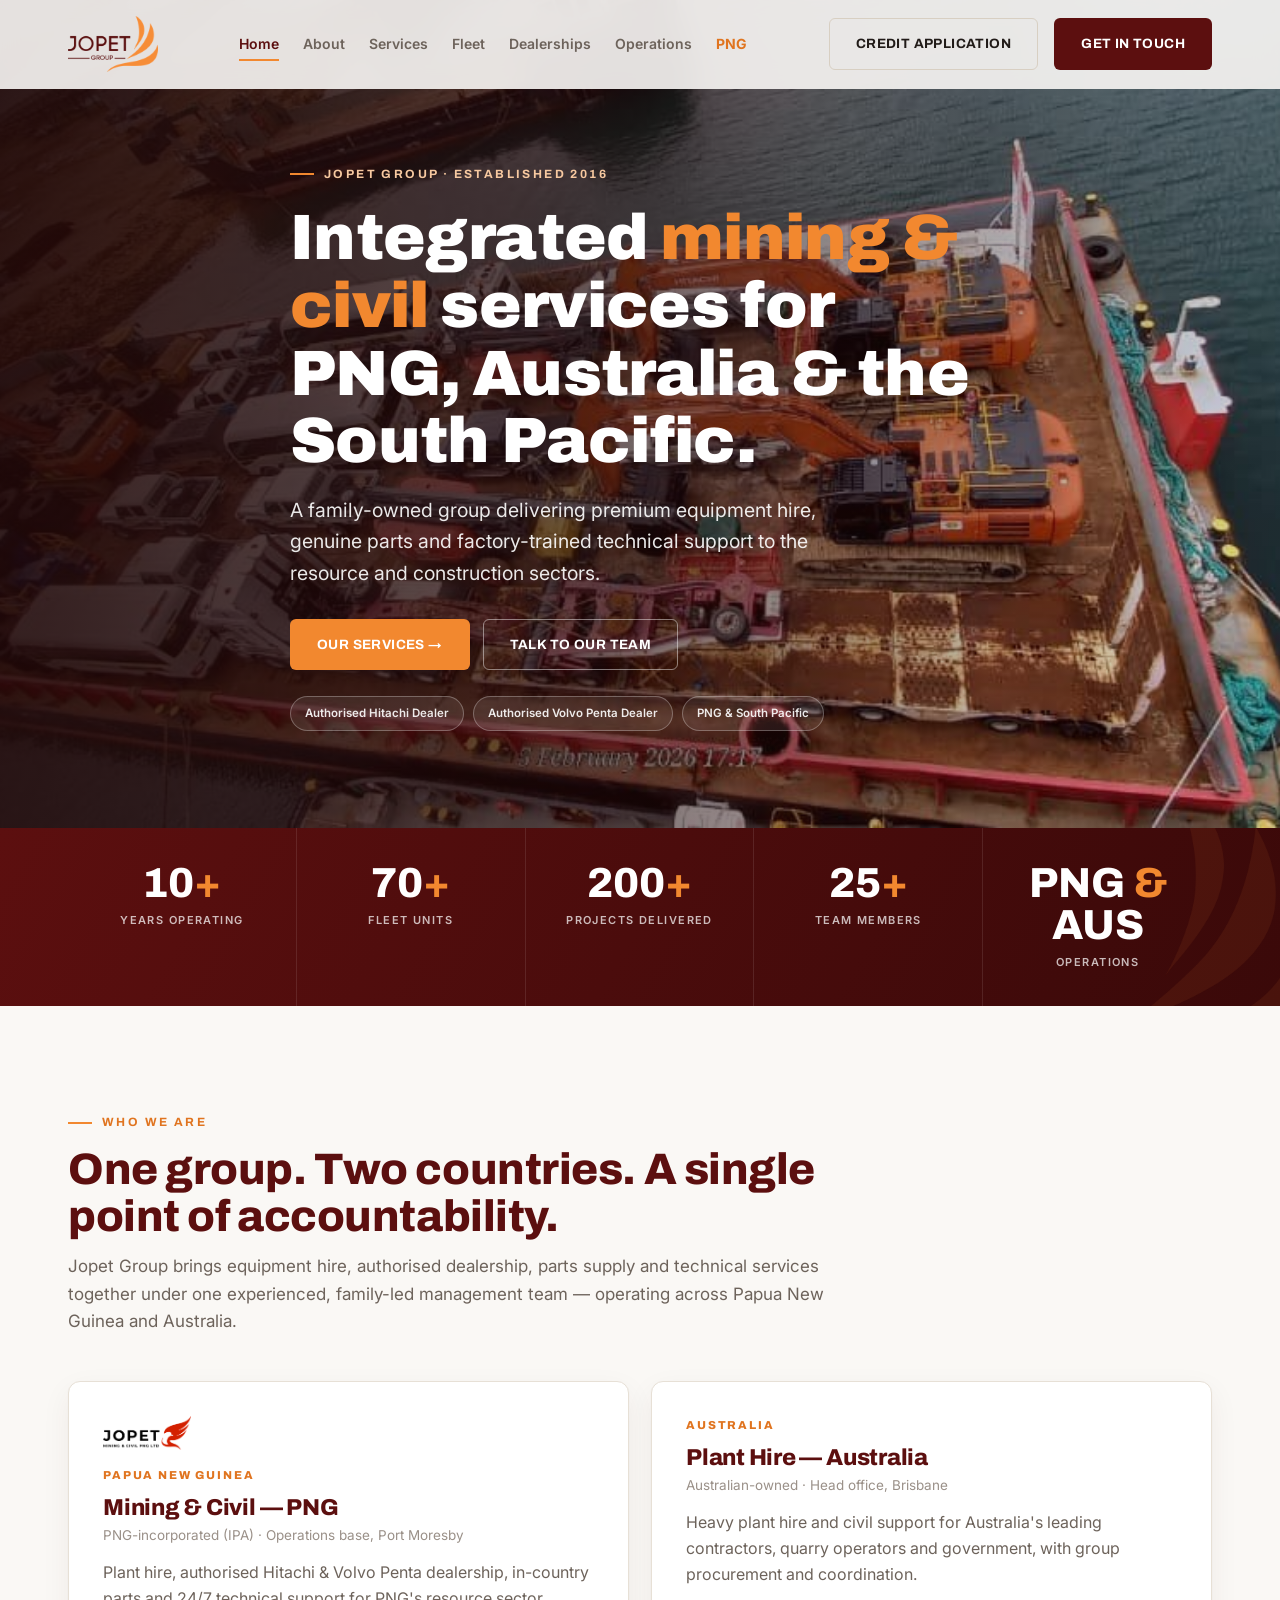
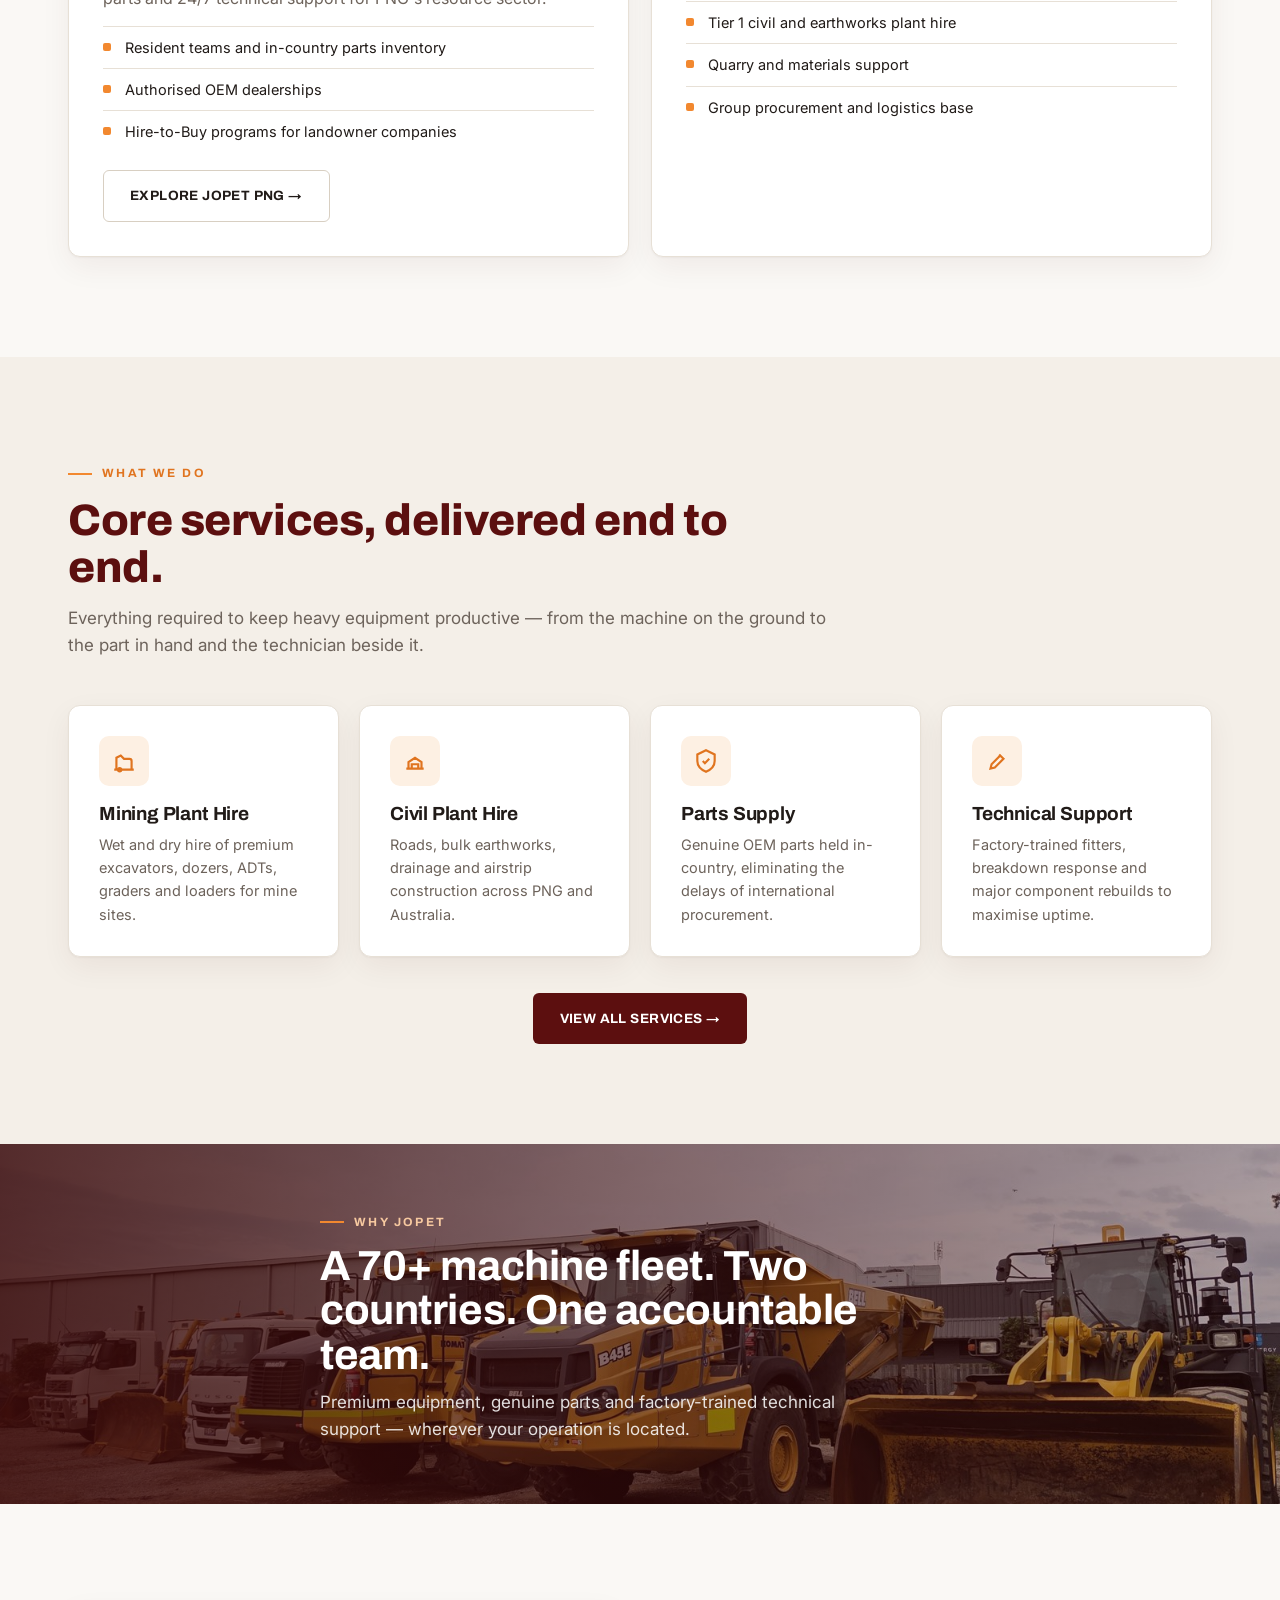
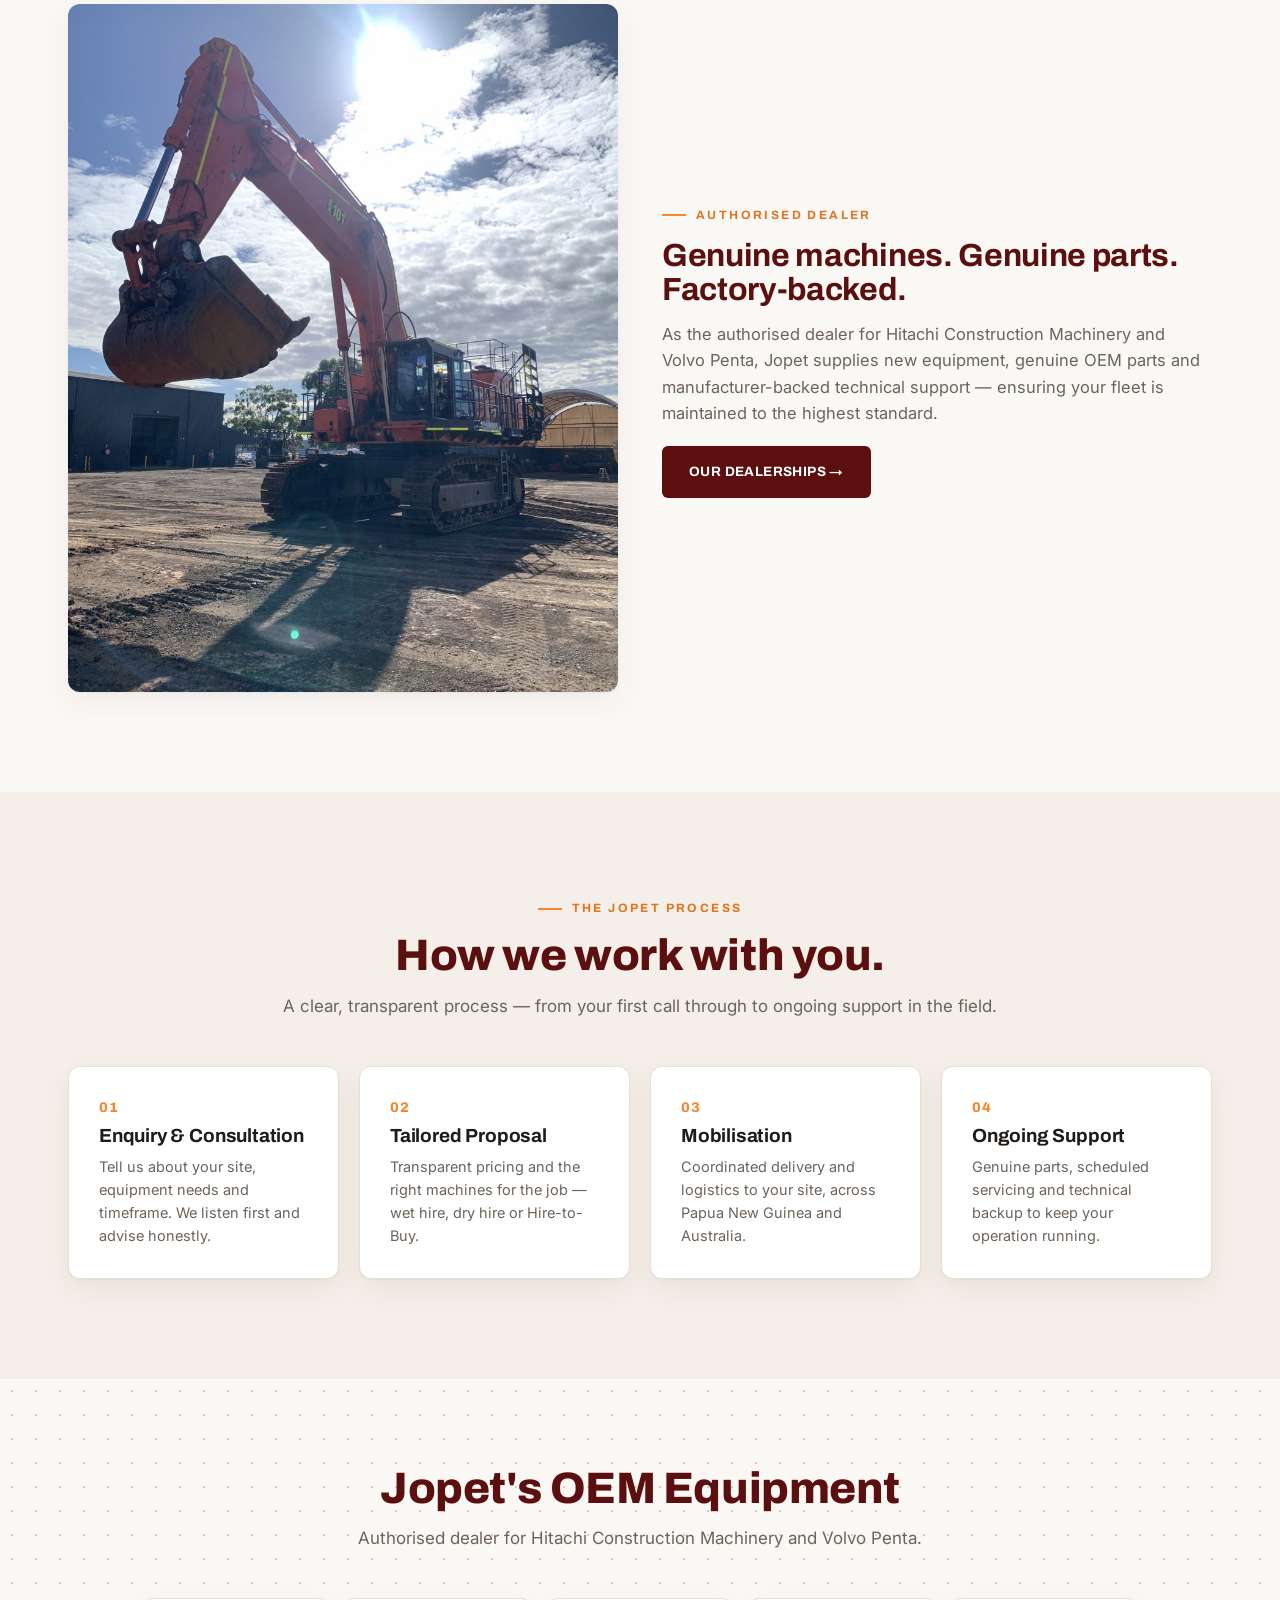
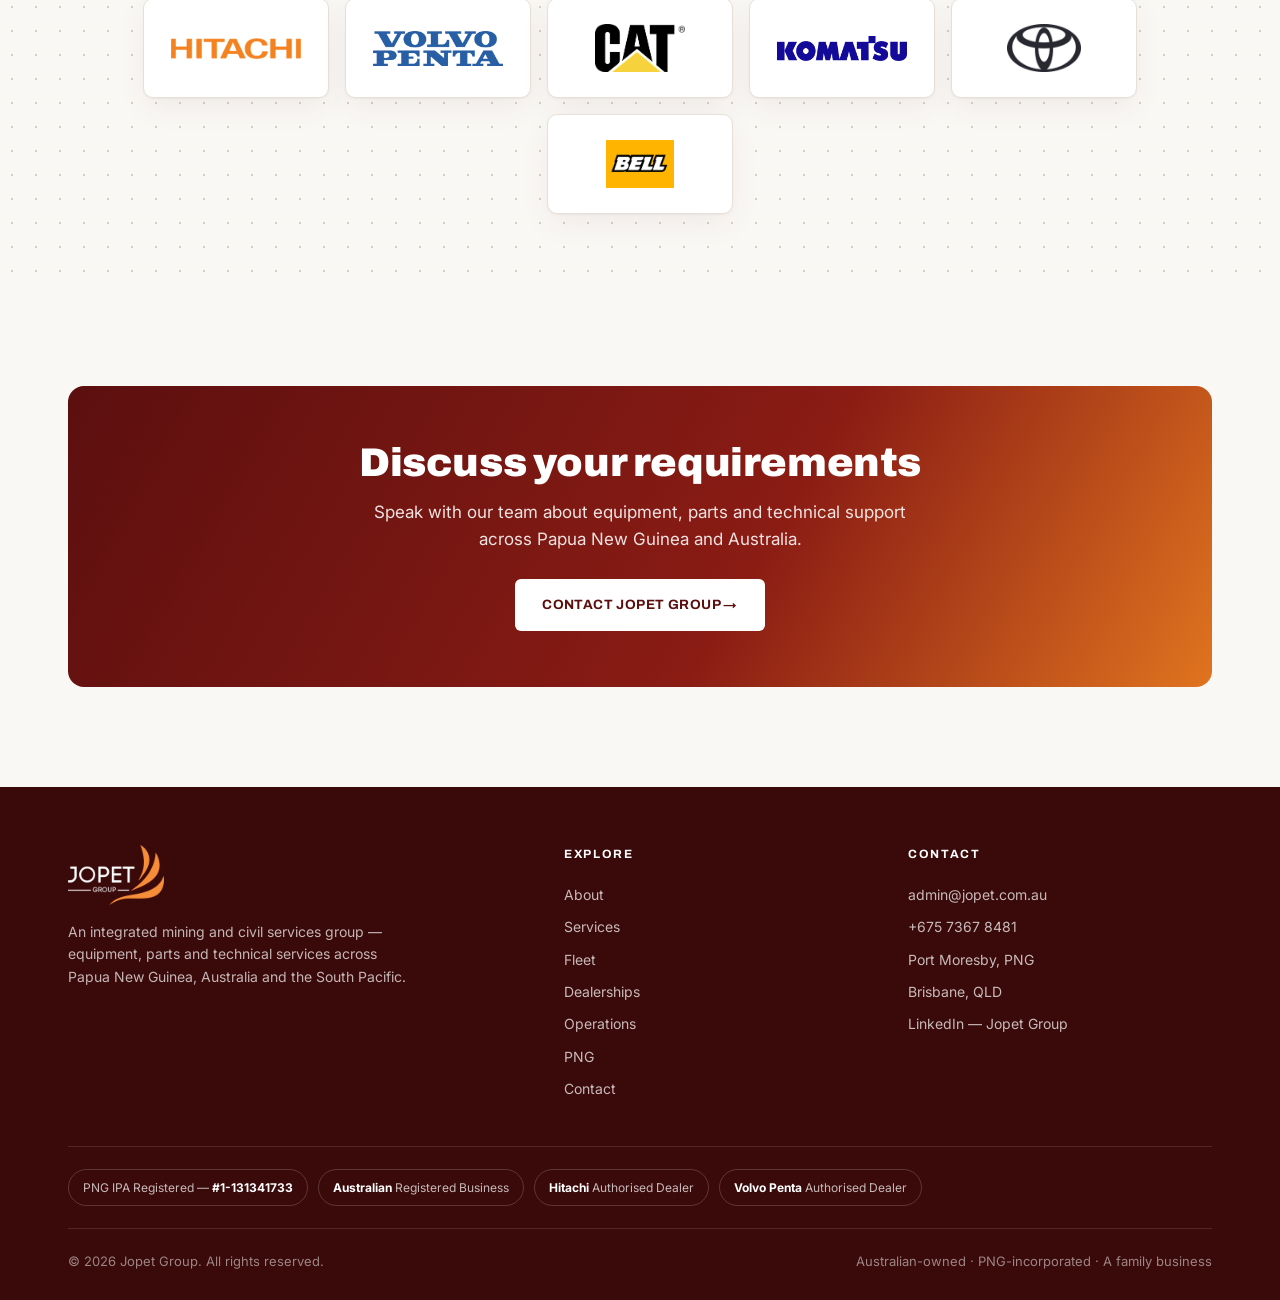
<file: index.html>
<!DOCTYPE html><html lang="en"><head>
<meta charset="UTF-8"><meta name="viewport" content="width=device-width,initial-scale=1.0">
<title>Jopet Group — Integrated Mining &amp; Civil Services | PNG &amp; Australia</title><meta name="description" content="Jopet Group — a family-owned integrated mining and civil services group. Plant hire, parts, technical support, and authorised Hitachi &amp; Volvo Penta dealer for PNG and the South Pacific.">
<noscript><style>.reveal{opacity:1!important;transform:none!important}</style></noscript>
<link rel="preconnect" href="https://fonts.googleapis.com"><link rel="preconnect" href="https://fonts.gstatic.com" crossorigin>
<link href="https://fonts.googleapis.com/css2?family=Archivo:wght@500;600;700;800;900&family=Inter:wght@400;500;600;700&display=swap" rel="stylesheet">
<link rel="stylesheet" href="styles.css"><link rel="icon" href="assets/wing-orange.png">
</head><body class=""><header id="hdr"><div class="container nav">
<a class="brand" href="index.html"><img src="assets/logo-group.png" alt="Jopet"></a>
<nav class="navlinks" id="navlinks"><a href="index.html" class="active">Home</a><a href="about.html" class="">About</a><a href="services.html" class="">Services</a><a href="fleet.html" class="">Fleet</a><a href="dealerships.html" class="">Dealerships</a><a href="operations.html" class="">Operations</a><a href="png.html" class="png-link">PNG</a></nav>
<div class="nav-cta"><a href="credit-application.html" class="btn btn-ghost">Credit Application</a><a href="contact.html" class="btn btn-primary">Get in touch</a>
<button class="hamb" id="hamb"><span></span><span></span><span></span></button></div>
</div></header>
<section class="hero" style="background-image:url('assets/barge.jpg')"><div class="container">
<div class="hero-inner reveal">
<span class="eyebrow">Jopet Group · Established 2016</span>
<h1>Integrated <span class="o">mining &amp; civil</span> services for PNG, Australia &amp; the South Pacific.</h1>
<p>A family-owned group delivering premium equipment hire, genuine parts and factory-trained technical support to the resource and construction sectors.</p>
<div class="btns"><a href="services.html" class="btn btn-orange">Our services →</a><a href="contact.html" class="btn btn-ghost">Talk to our team</a></div>
<div class="badges"><span>Authorised Hitachi Dealer</span><span>Authorised Volvo Penta Dealer</span><span>PNG &amp; South Pacific</span></div>
</div></div></section>
<div class="statband"><img class="wm" src="assets/wing-orange.png" alt=""><div class="container">
<div class="stat"><div class="n">10<em>+</em></div><div class="l">Years Operating</div></div>
<div class="stat"><div class="n">70<em>+</em></div><div class="l">Fleet Units</div></div>
<div class="stat"><div class="n">200<em>+</em></div><div class="l">Projects Delivered</div></div>
<div class="stat"><div class="n">25<em>+</em></div><div class="l">Team Members</div></div>
<div class="stat"><div class="n">PNG<em> &amp; </em>AUS</div><div class="l">Operations</div></div>
</div></div>
<section class="pad"><div class="container">
<div class="sec-head reveal"><span class="eyebrow">Who We Are</span><h2>One group. Two countries. A single point of accountability.</h2>
<p>Jopet Group brings equipment hire, authorised dealership, parts supply and technical services together under one experienced, family-led management team — operating across Papua New Guinea and Australia.</p></div>
<div class="two">
<div class="arm reveal"><div class="armlogo"><img src="assets/logo-png.png" alt="Jopet Mining &amp; Civil PNG"></div><div class="flag">Papua New Guinea</div><h3>Mining &amp; Civil — PNG</h3>
<div class="co">PNG-incorporated (IPA) · Operations base, Port Moresby</div>
<p class="muted">Plant hire, authorised Hitachi &amp; Volvo Penta dealership, in-country parts and 24/7 technical support for PNG's resource sector.</p>
<ul><li>Resident teams and in-country parts inventory</li><li>Authorised OEM dealerships</li><li>Hire-to-Buy programs for landowner companies</li></ul>
<div style="margin-top:18px"><a href="png.html" class="btn btn-ghost">Explore Jopet PNG →</a></div></div>
<div class="arm reveal"><div class="flag">Australia</div><h3>Plant Hire — Australia</h3>
<div class="co">Australian-owned · Head office, Brisbane</div>
<p class="muted">Heavy plant hire and civil support for Australia's leading contractors, quarry operators and government, with group procurement and coordination.</p>
<ul><li>Tier 1 civil and earthworks plant hire</li><li>Quarry and materials support</li><li>Group procurement and logistics base</li></ul></div>
</div></div></section>

<section class="pad dots-bg" style="background:var(--soft)"><div class="container">
<div class="sec-head reveal"><span class="eyebrow">What We Do</span><h2>Core services, delivered end to end.</h2>
<p>Everything required to keep heavy equipment productive — from the machine on the ground to the part in hand and the technician beside it.</p></div>
<div class="grid4">
<div class="card reveal"><div class="ic"><svg viewBox="0 0 24 24" fill="none" stroke="currentColor" stroke-width="2"><path d="M3 20h18M5 20V9l4-2 3 3h5a2 2 0 0 1 2 2v8"/><circle cx="8" cy="20" r="1.5"/></svg></div><h3>Mining Plant Hire</h3><p>Wet and dry hire of premium excavators, dozers, ADTs, graders and loaders for mine sites.</p></div>
<div class="card reveal"><div class="ic"><svg viewBox="0 0 24 24" fill="none" stroke="currentColor" stroke-width="2"><path d="M4 19h16M6 19v-6l6-4 6 4v6M9 19v-4h6v4"/></svg></div><h3>Civil Plant Hire</h3><p>Roads, bulk earthworks, drainage and airstrip construction across PNG and Australia.</p></div>
<div class="card reveal"><div class="ic"><svg viewBox="0 0 24 24" fill="none" stroke="currentColor" stroke-width="2"><path d="M12 2l8 4v6c0 5-3.5 8-8 10-4.5-2-8-5-8-10V6z"/><path d="M9 12l2 2 4-4"/></svg></div><h3>Parts Supply</h3><p>Genuine OEM parts held in-country, eliminating the delays of international procurement.</p></div>
<div class="card reveal"><div class="ic"><svg viewBox="0 0 24 24" fill="none" stroke="currentColor" stroke-width="2"><path d="M14 6l4 4-8 8-4 1 1-4 8-8z"/></svg></div><h3>Technical Support</h3><p>Factory-trained fitters, breakdown response and major component rebuilds to maximise uptime.</p></div>
</div>
<div class="center" style="margin-top:36px"><a href="services.html" class="btn btn-primary">View all services →</a></div>
</div></section>

<section class="band reveal" style="background-image:url('assets/band-home.jpg')"><div class="container">
<span class="eyebrow light">Why Jopet</span>
<h2>A 70+ machine fleet. Two countries. One accountable team.</h2>
<p>Premium equipment, genuine parts and factory-trained technical support — wherever your operation is located.</p>
</div></section>

<section class="pad"><div class="container">
<div class="feature">
<div class="shot reveal" style="aspect-ratio:4/5"><img src="assets/ex1200-feature.jpg" alt="Jopet Hitachi EX1200 excavator"></div>
<div class="reveal"><span class="eyebrow">Authorised Dealer</span>
<h2 style="color:var(--maroon);font-size:32px;margin:14px 0 14px">Genuine machines. Genuine parts. Factory-backed.</h2>
<p class="muted" style="font-size:16.5px">As the authorised dealer for Hitachi Construction Machinery and Volvo Penta, Jopet supplies new equipment, genuine OEM parts and manufacturer-backed technical support — ensuring your fleet is maintained to the highest standard.</p>
<div style="margin-top:20px"><a href="dealerships.html" class="btn btn-primary">Our dealerships →</a></div></div>
</div></div></section>

<section class="pad" style="background:var(--soft)"><div class="container">
<div class="sec-head center reveal"><span class="eyebrow">The Jopet Process</span><h2>How we work with you.</h2>
<p>A clear, transparent process — from your first call through to ongoing support in the field.</p></div>
<div class="grid4">
<div class="card reveal"><span class="num">01</span><h3>Enquiry &amp; Consultation</h3><p>Tell us about your site, equipment needs and timeframe. We listen first and advise honestly.</p></div>
<div class="card reveal"><span class="num">02</span><h3>Tailored Proposal</h3><p>Transparent pricing and the right machines for the job — wet hire, dry hire or Hire-to-Buy.</p></div>
<div class="card reveal"><span class="num">03</span><h3>Mobilisation</h3><p>Coordinated delivery and logistics to your site, across Papua New Guinea and Australia.</p></div>
<div class="card reveal"><span class="num">04</span><h3>Ongoing Support</h3><p>Genuine parts, scheduled servicing and technical backup to keep your operation running.</p></div>
</div></div></section>

<section class="pad-sm dots-bg"><div class="container">
<div class="sec-head center reveal">
<h2>Jopet's OEM Equipment</h2>
<p>Authorised dealer for Hitachi Construction Machinery and Volvo Penta.</p></div>
<div class="partners">
<div class="plogo reveal"><img src="assets/oem-hitachi.png" alt="Hitachi"></div>
<div class="plogo reveal"><img src="assets/oem-volvo-penta.png" alt="Volvo Penta"></div>
<div class="plogo reveal"><img src="assets/oem-cat.png" alt="CAT"></div>
<div class="plogo reveal"><img src="assets/oem-komatsu.png" alt="Komatsu"></div>
<div class="plogo reveal"><img src="assets/oem-toyota.png" alt="Toyota"></div>
<div class="plogo reveal"><img src="assets/oem-bell.png" alt="Bell"></div>
</div></div></section>
<section class="pad"><div class="container"><div class="cta reveal">
<h2>Discuss your requirements</h2>
<p>Speak with our team about equipment, parts and technical support across Papua New Guinea and Australia.</p>
<a href="contact.html" class="btn btn-white">Contact Jopet Group →</a>
</div></div></section>
<footer><div class="container">
<div class="foot-top">
<div class="foot-brand"><img src="assets/logo-group-white.png" alt="Jopet Group">
<p>An integrated mining and civil services group — equipment, parts and technical services across Papua New Guinea, Australia and the South Pacific.</p></div>
<div class="foot-col"><h5>Explore</h5>
<a href="about.html">About</a><a href="services.html">Services</a><a href="fleet.html">Fleet</a>
<a href="dealerships.html">Dealerships</a><a href="operations.html">Operations</a><a href="png.html">PNG</a><a href="contact.html">Contact</a></div>
<div class="foot-col"><h5>Contact</h5>
<a href="mailto:admin@jopet.com.au">admin@jopet.com.au</a><a href="tel:+67573678481">+675 7367 8481</a>
<span>Port Moresby, PNG</span><span>Brisbane, QLD</span><a href="#">LinkedIn — Jopet Group</a></div>
</div>
<div class="regs">
<span>PNG IPA Registered — <b>#1-131341733</b></span>
<span><b>Australian</b> Registered Business</span>
<span><b>Hitachi</b> Authorised Dealer</span>
<span><b>Volvo Penta</b> Authorised Dealer</span>
</div>
<div class="foot-bottom"><span>© 2026 Jopet Group. All rights reserved.</span><span>Australian-owned · PNG-incorporated · A family business</span></div>
</div></footer>
<script src="site.js"></script></body></html>
</file>
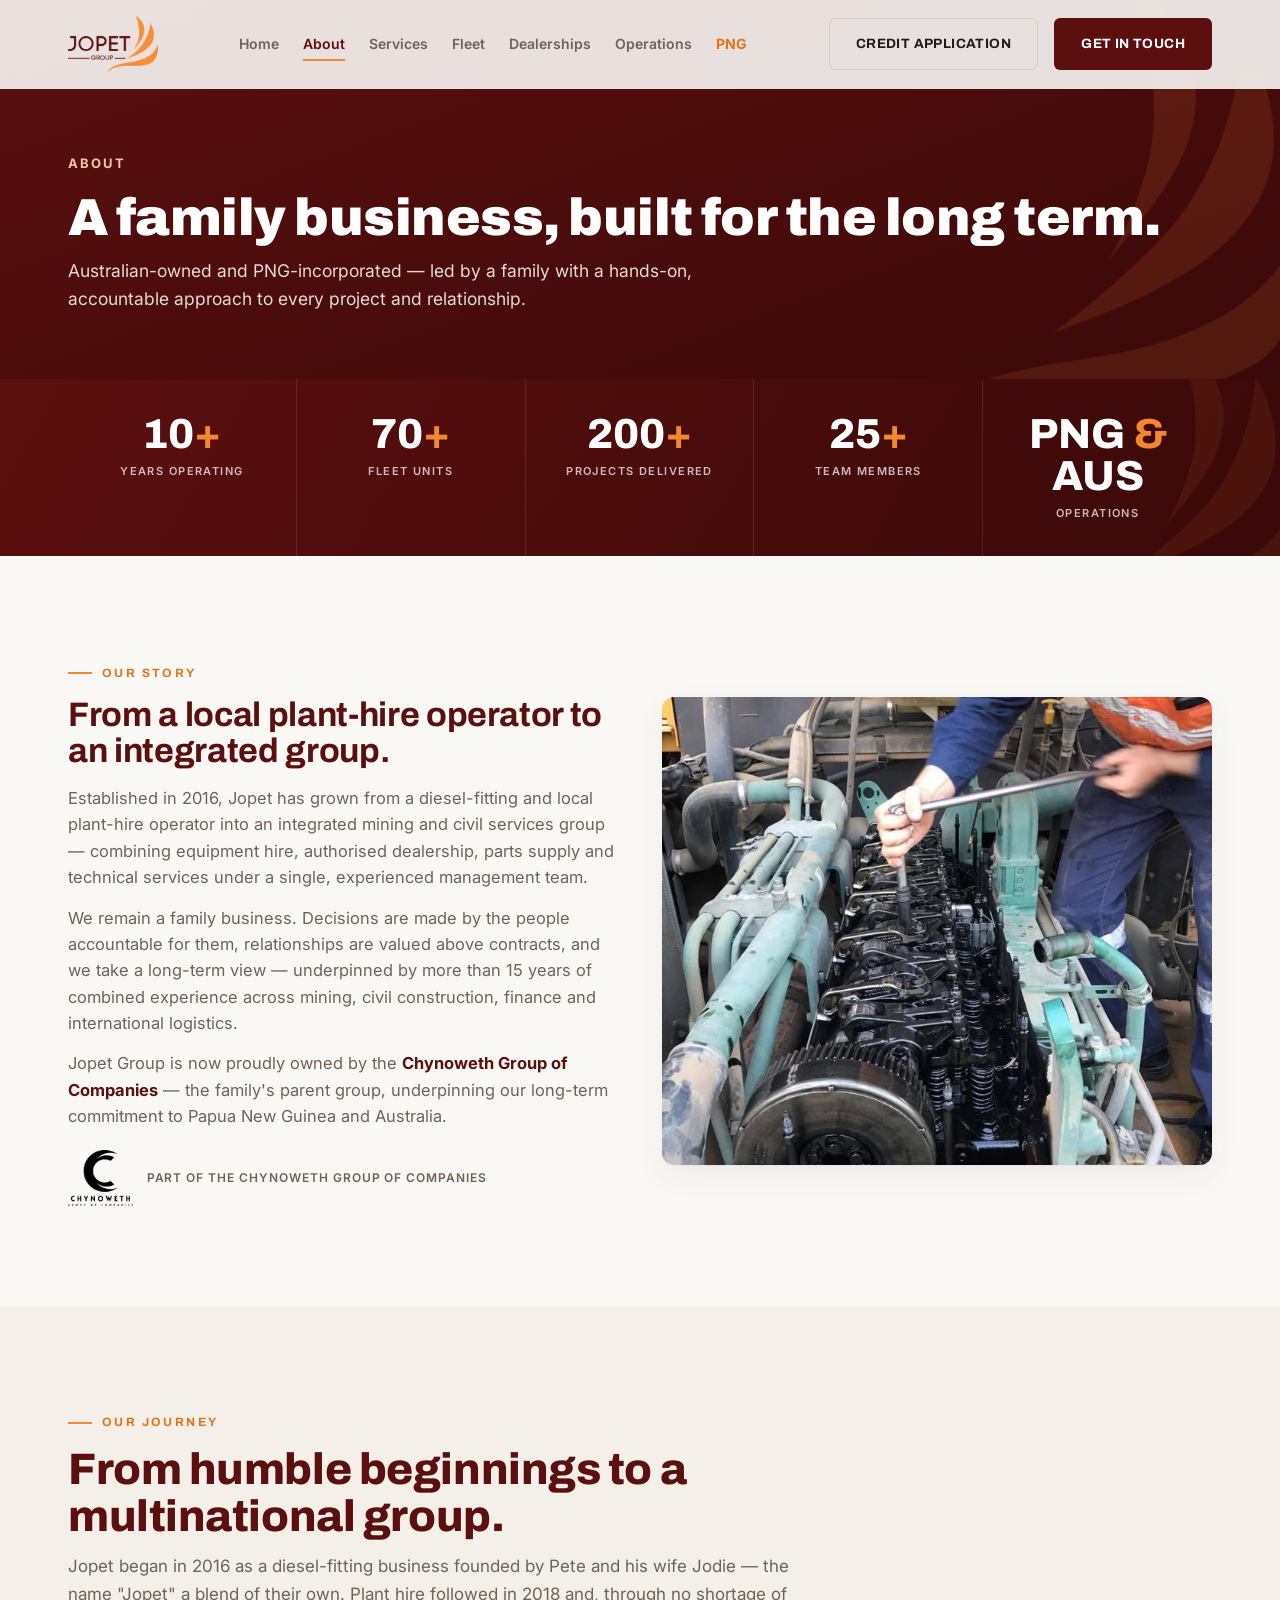
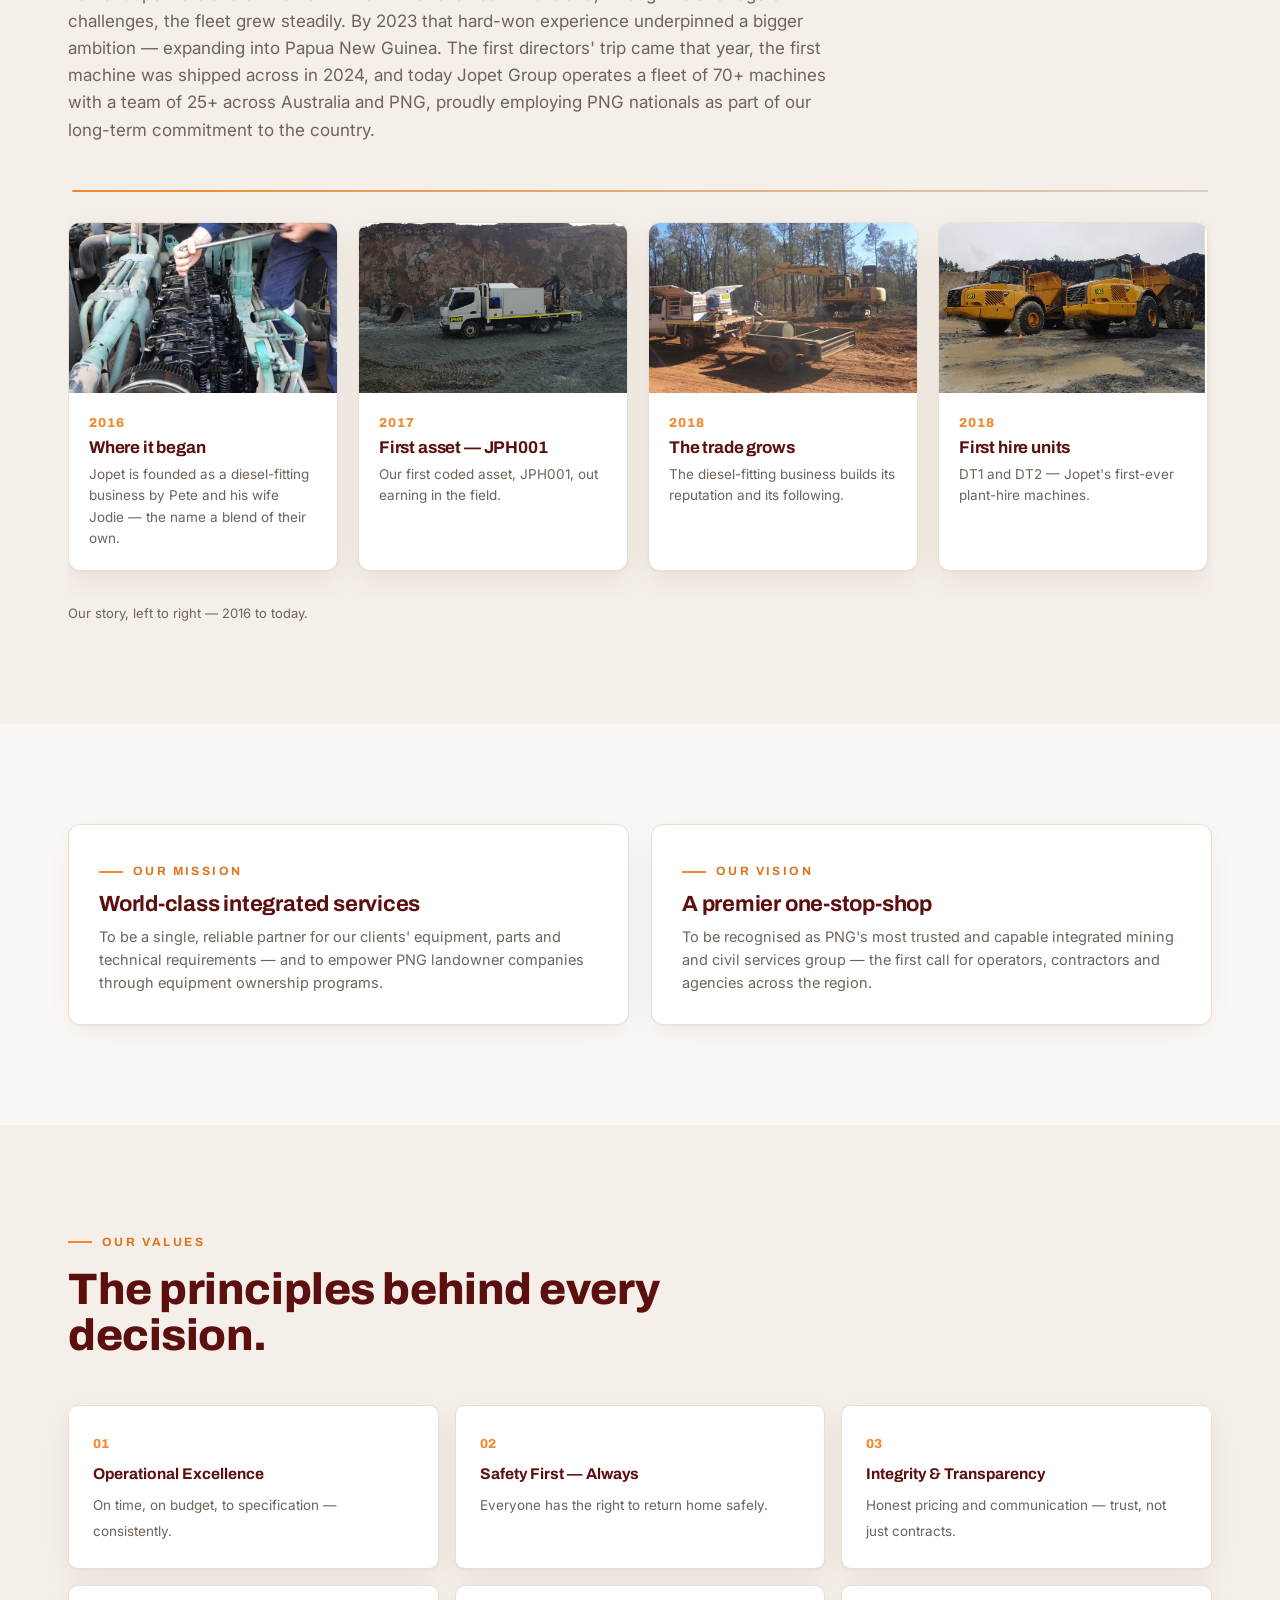
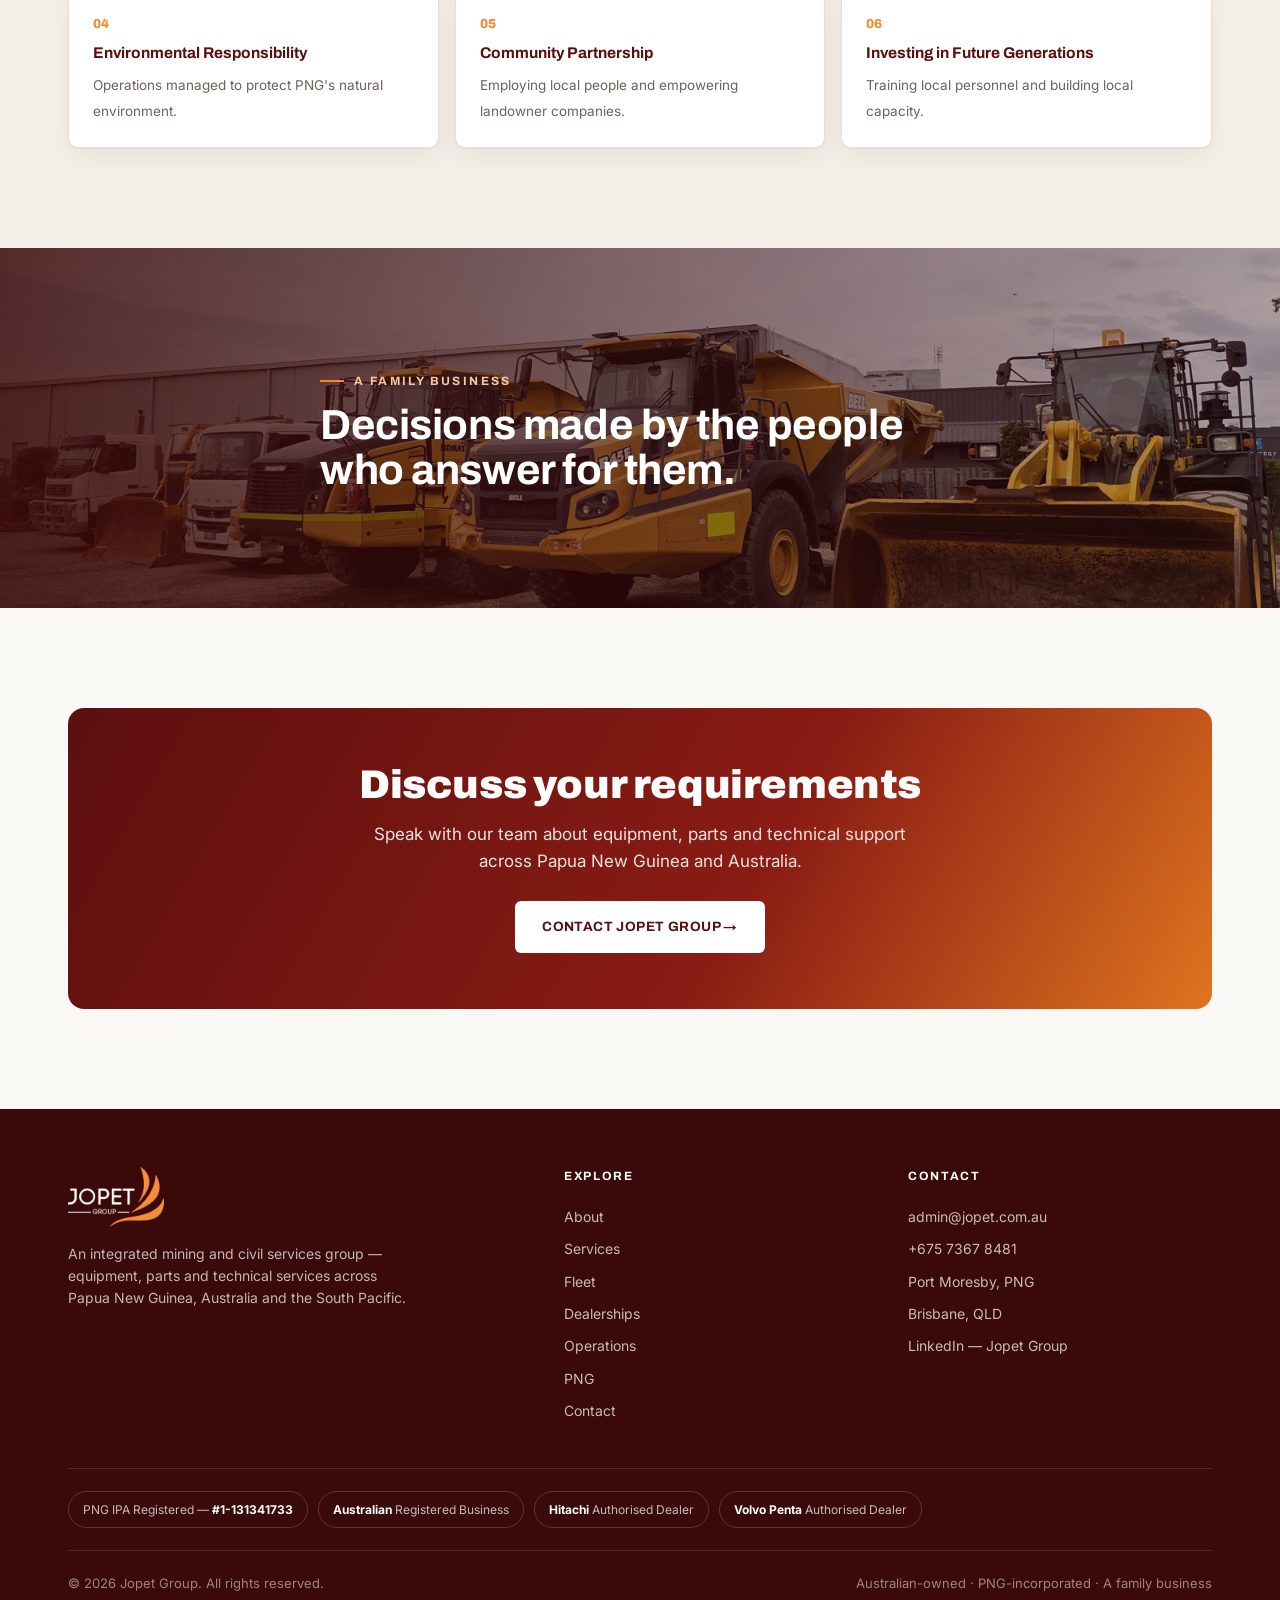
<file: about.html>
<!DOCTYPE html><html lang="en"><head>
<meta charset="UTF-8"><meta name="viewport" content="width=device-width,initial-scale=1.0">
<title>About — Jopet Group</title><meta name="description" content="A family-owned, Australian-owned, PNG-incorporated integrated mining and civil services group. Our story, journey and values.">
<noscript><style>.reveal{opacity:1!important;transform:none!important}</style></noscript>
<link rel="preconnect" href="https://fonts.googleapis.com"><link rel="preconnect" href="https://fonts.gstatic.com" crossorigin>
<link href="https://fonts.googleapis.com/css2?family=Archivo:wght@500;600;700;800;900&family=Inter:wght@400;500;600;700&display=swap" rel="stylesheet">
<link rel="stylesheet" href="styles.css"><link rel="icon" href="assets/wing-orange.png">
</head><body class=""><header id="hdr"><div class="container nav">
<a class="brand" href="index.html"><img src="assets/logo-group.png" alt="Jopet"></a>
<nav class="navlinks" id="navlinks"><a href="index.html" class="">Home</a><a href="about.html" class="active">About</a><a href="services.html" class="">Services</a><a href="fleet.html" class="">Fleet</a><a href="dealerships.html" class="">Dealerships</a><a href="operations.html" class="">Operations</a><a href="png.html" class="png-link">PNG</a></nav>
<div class="nav-cta"><a href="credit-application.html" class="btn btn-ghost">Credit Application</a><a href="contact.html" class="btn btn-primary">Get in touch</a>
<button class="hamb" id="hamb"><span></span><span></span><span></span></button></div>
</div></header>
<section class="pagehead"><img class="wm" src="assets/wing-orange.png" alt=""><div class="container reveal">
<span class="crumb">About</span><h1>A family business, built for the long term.</h1>
<p>Australian-owned and PNG-incorporated — led by a family with a hands-on, accountable approach to every project and relationship.</p>
</div></section>
<div class="statband"><img class="wm" src="assets/wing-orange.png" alt=""><div class="container">
<div class="stat"><div class="n">10<em>+</em></div><div class="l">Years Operating</div></div>
<div class="stat"><div class="n">70<em>+</em></div><div class="l">Fleet Units</div></div>
<div class="stat"><div class="n">200<em>+</em></div><div class="l">Projects Delivered</div></div>
<div class="stat"><div class="n">25<em>+</em></div><div class="l">Team Members</div></div>
<div class="stat"><div class="n">PNG<em> &amp; </em>AUS</div><div class="l">Operations</div></div>
</div></div>
<section class="pad"><div class="container">
<div class="feature">
<div class="reveal"><span class="eyebrow">Our Story</span>
<h2 style="color:var(--maroon);font-size:34px;margin:14px 0 16px">From a local plant-hire operator to an integrated group.</h2>
<p class="muted" style="font-size:16.5px">Established in 2016, Jopet has grown from a diesel-fitting and local plant-hire operator into an integrated mining and civil services group — combining equipment hire, authorised dealership, parts supply and technical services under a single, experienced management team.</p>
<p class="muted" style="font-size:16.5px;margin-top:14px">We remain a family business. Decisions are made by the people accountable for them, relationships are valued above contracts, and we take a long-term view — underpinned by more than 15 years of combined experience across mining, civil construction, finance and international logistics.</p>
<p class="muted" style="font-size:16.5px;margin-top:14px">Jopet Group is now proudly owned by the <b style="color:var(--maroon)">Chynoweth Group of Companies</b> — the family's parent group, underpinning our long-term commitment to Papua New Guinea and Australia.</p>
<div style="margin-top:20px;display:flex;align-items:center;gap:14px"><img src="assets/cgoc.png" alt="Chynoweth Group of Companies" style="height:56px;width:auto"><span class="muted" style="font-size:12px;letter-spacing:.08em;text-transform:uppercase;font-weight:600">Part of the Chynoweth Group of Companies</span></div>
</div>
<div class="shot reveal" style="aspect-ratio:4/3.4"><img src="assets/about.jpg" alt="Jopet equipment on a civil earthworks site"></div>
</div></div></section>

<section class="pad dots-bg" style="background:var(--soft)"><div class="container">
<div class="sec-head reveal"><span class="eyebrow">Our Journey</span><h2>From humble beginnings to a multinational group.</h2>
<p>Jopet began in 2016 as a diesel-fitting business founded by Pete and his wife Jodie — the name "Jopet" a blend of their own. Plant hire followed in 2018 and, through no shortage of challenges, the fleet grew steadily. By 2023 that hard-won experience underpinned a bigger ambition — expanding into Papua New Guinea. The first directors' trip came that year, the first machine was shipped across in 2024, and today Jopet Group operates a fleet of 70+ machines with a team of 25+ across Australia and PNG, proudly employing PNG nationals as part of our long-term commitment to the country.</p></div>
<div class="tl-track"></div>
<div class="timeline"><div class="tl-item reveal"><div class="tlimg"><img src="assets/tl-01.jpg" alt="Where it began, 2016"></div><div class="body"><div class="yr">2016</div><h3>Where it began</h3><p>Jopet is founded as a diesel-fitting business by Pete and his wife Jodie — the name a blend of their own.</p></div></div><div class="tl-item reveal"><div class="tlimg"><img src="assets/tl-02.jpg" alt="First asset — JPH001, 2017"></div><div class="body"><div class="yr">2017</div><h3>First asset — JPH001</h3><p>Our first coded asset, JPH001, out earning in the field.</p></div></div><div class="tl-item reveal"><div class="tlimg"><img src="assets/tl-03.jpg" alt="The trade grows, 2018"></div><div class="body"><div class="yr">2018</div><h3>The trade grows</h3><p>The diesel-fitting business builds its reputation and its following.</p></div></div><div class="tl-item reveal"><div class="tlimg"><img src="assets/tl-04.jpg" alt="First hire units, 2018"></div><div class="body"><div class="yr">2018</div><h3>First hire units</h3><p>DT1 and DT2 — Jopet's first-ever plant-hire machines.</p></div></div><div class="tl-item reveal"><div class="tlimg"><img src="assets/tl-05.jpg" alt="Building the fleet, 2020"></div><div class="body"><div class="yr">2020</div><h3>Building the fleet</h3><p>Jopet Australia steadily expands its plant-hire fleet.</p></div></div><div class="tl-item reveal"><div class="tlimg"><img src="assets/tl-06.jpg" alt="Eyes on PNG, 2023"></div><div class="body"><div class="yr">2023</div><h3>Eyes on PNG</h3><p>The first directors' trip to Papua New Guinea — the start of a bigger vision.</p></div></div><div class="tl-item reveal"><div class="tlimg"><img src="assets/tl-07.jpg" alt="First machine to PNG, 2024"></div><div class="body"><div class="yr">2024</div><h3>First machine to PNG</h3><p>The first Jopet machine is shipped across to Papua New Guinea.</p></div></div><div class="tl-item reveal"><div class="tlimg"><img src="assets/tl-08.jpg" alt="Arriving in-country, 2025"></div><div class="body"><div class="yr">2025</div><h3>Arriving in-country</h3><p>Brand-new Jopet machines await the ship at Port Moresby.</p></div></div><div class="tl-item reveal"><div class="tlimg"><img src="assets/tl-09.jpg" alt="With Hitachi &amp; partners, 2025"></div><div class="body"><div class="yr">2025</div><h3>With Hitachi &amp; partners</h3><p>Building key relationships on the ground in PNG.</p></div></div><div class="tl-item reveal"><div class="tlimg"><img src="assets/tl-10.jpg" alt="Global sourcing, 2025"></div><div class="body"><div class="yr">2025</div><h3>Global sourcing</h3><p>The team on a sourcing and partnership trip to China.</p></div></div><div class="tl-item reveal"><div class="tlimg"><img src="assets/tl-14.jpg" alt="Into the Pacific, 2025"></div><div class="body"><div class="yr">2025</div><h3>Into the Pacific</h3><p>A Jopet visit to the Solomon Islands — exploring opportunities across the wider South Pacific.</p></div></div><div class="tl-item reveal"><div class="tlimg"><img src="assets/tl-11.jpg" alt="Relationships that matter, 2025"></div><div class="body"><div class="yr">2025</div><h3>Relationships that matter</h3><p>Pete and Kane with friends and partners in PNG.</p></div></div><div class="tl-item reveal"><div class="tlimg"><img src="assets/tl-12.jpg" alt="Whatever it takes, 2025"></div><div class="body"><div class="yr">2025</div><h3>Whatever it takes</h3><p>Steve prepping the EX1200 through the night.</p></div></div><div class="tl-item reveal"><div class="tlimg"><img src="assets/tl-13.jpg" alt="Going strong, 2026"></div><div class="body"><div class="yr">2026</div><h3>Going strong</h3><p>The latest Jopet PNG trip — 70+ machines and a growing team.</p></div></div></div>
<p class="muted" style="font-size:13px;margin-top:6px">Our story, left to right — 2016 to today.</p>
</div></section>

<section class="pad"><div class="container">
<div class="grid2">
<div class="card reveal"><span class="eyebrow">Our Mission</span><h3 style="font-size:22px;margin:12px 0 8px;color:var(--maroon)">World-class integrated services</h3><p>To be a single, reliable partner for our clients' equipment, parts and technical requirements — and to empower PNG landowner companies through equipment ownership programs.</p></div>
<div class="card reveal"><span class="eyebrow">Our Vision</span><h3 style="font-size:22px;margin:12px 0 8px;color:var(--maroon)">A premier one-stop-shop</h3><p>To be recognised as PNG's most trusted and capable integrated mining and civil services group — the first call for operators, contractors and agencies across the region.</p></div>
</div></div></section>

<section class="pad" style="background:var(--soft)"><div class="container">
<div class="sec-head reveal"><span class="eyebrow">Our Values</span><h2>The principles behind every decision.</h2></div>
<div class="values">
<div class="value reveal"><span class="num">01</span><b>Operational Excellence</b><span>On time, on budget, to specification — consistently.</span></div>
<div class="value reveal"><span class="num">02</span><b>Safety First — Always</b><span>Everyone has the right to return home safely.</span></div>
<div class="value reveal"><span class="num">03</span><b>Integrity &amp; Transparency</b><span>Honest pricing and communication — trust, not just contracts.</span></div>
<div class="value reveal"><span class="num">04</span><b>Environmental Responsibility</b><span>Operations managed to protect PNG's natural environment.</span></div>
<div class="value reveal"><span class="num">05</span><b>Community Partnership</b><span>Employing local people and empowering landowner companies.</span></div>
<div class="value reveal"><span class="num">06</span><b>Investing in Future Generations</b><span>Training local personnel and building local capacity.</span></div>
</div></div></section>
<section class="band reveal" style="background-image:url('assets/about-band.jpg')"><div class="container">
<span class="eyebrow light">A Family Business</span>
<h2>Decisions made by the people who answer for them.</h2>
</div></section>
<section class="pad"><div class="container"><div class="cta reveal">
<h2>Discuss your requirements</h2>
<p>Speak with our team about equipment, parts and technical support across Papua New Guinea and Australia.</p>
<a href="contact.html" class="btn btn-white">Contact Jopet Group →</a>
</div></div></section>
<footer><div class="container">
<div class="foot-top">
<div class="foot-brand"><img src="assets/logo-group-white.png" alt="Jopet Group">
<p>An integrated mining and civil services group — equipment, parts and technical services across Papua New Guinea, Australia and the South Pacific.</p></div>
<div class="foot-col"><h5>Explore</h5>
<a href="about.html">About</a><a href="services.html">Services</a><a href="fleet.html">Fleet</a>
<a href="dealerships.html">Dealerships</a><a href="operations.html">Operations</a><a href="png.html">PNG</a><a href="contact.html">Contact</a></div>
<div class="foot-col"><h5>Contact</h5>
<a href="mailto:admin@jopet.com.au">admin@jopet.com.au</a><a href="tel:+67573678481">+675 7367 8481</a>
<span>Port Moresby, PNG</span><span>Brisbane, QLD</span><a href="#">LinkedIn — Jopet Group</a></div>
</div>
<div class="regs">
<span>PNG IPA Registered — <b>#1-131341733</b></span>
<span><b>Australian</b> Registered Business</span>
<span><b>Hitachi</b> Authorised Dealer</span>
<span><b>Volvo Penta</b> Authorised Dealer</span>
</div>
<div class="foot-bottom"><span>© 2026 Jopet Group. All rights reserved.</span><span>Australian-owned · PNG-incorporated · A family business</span></div>
</div></footer>
<script src="site.js"></script></body></html>
</file>
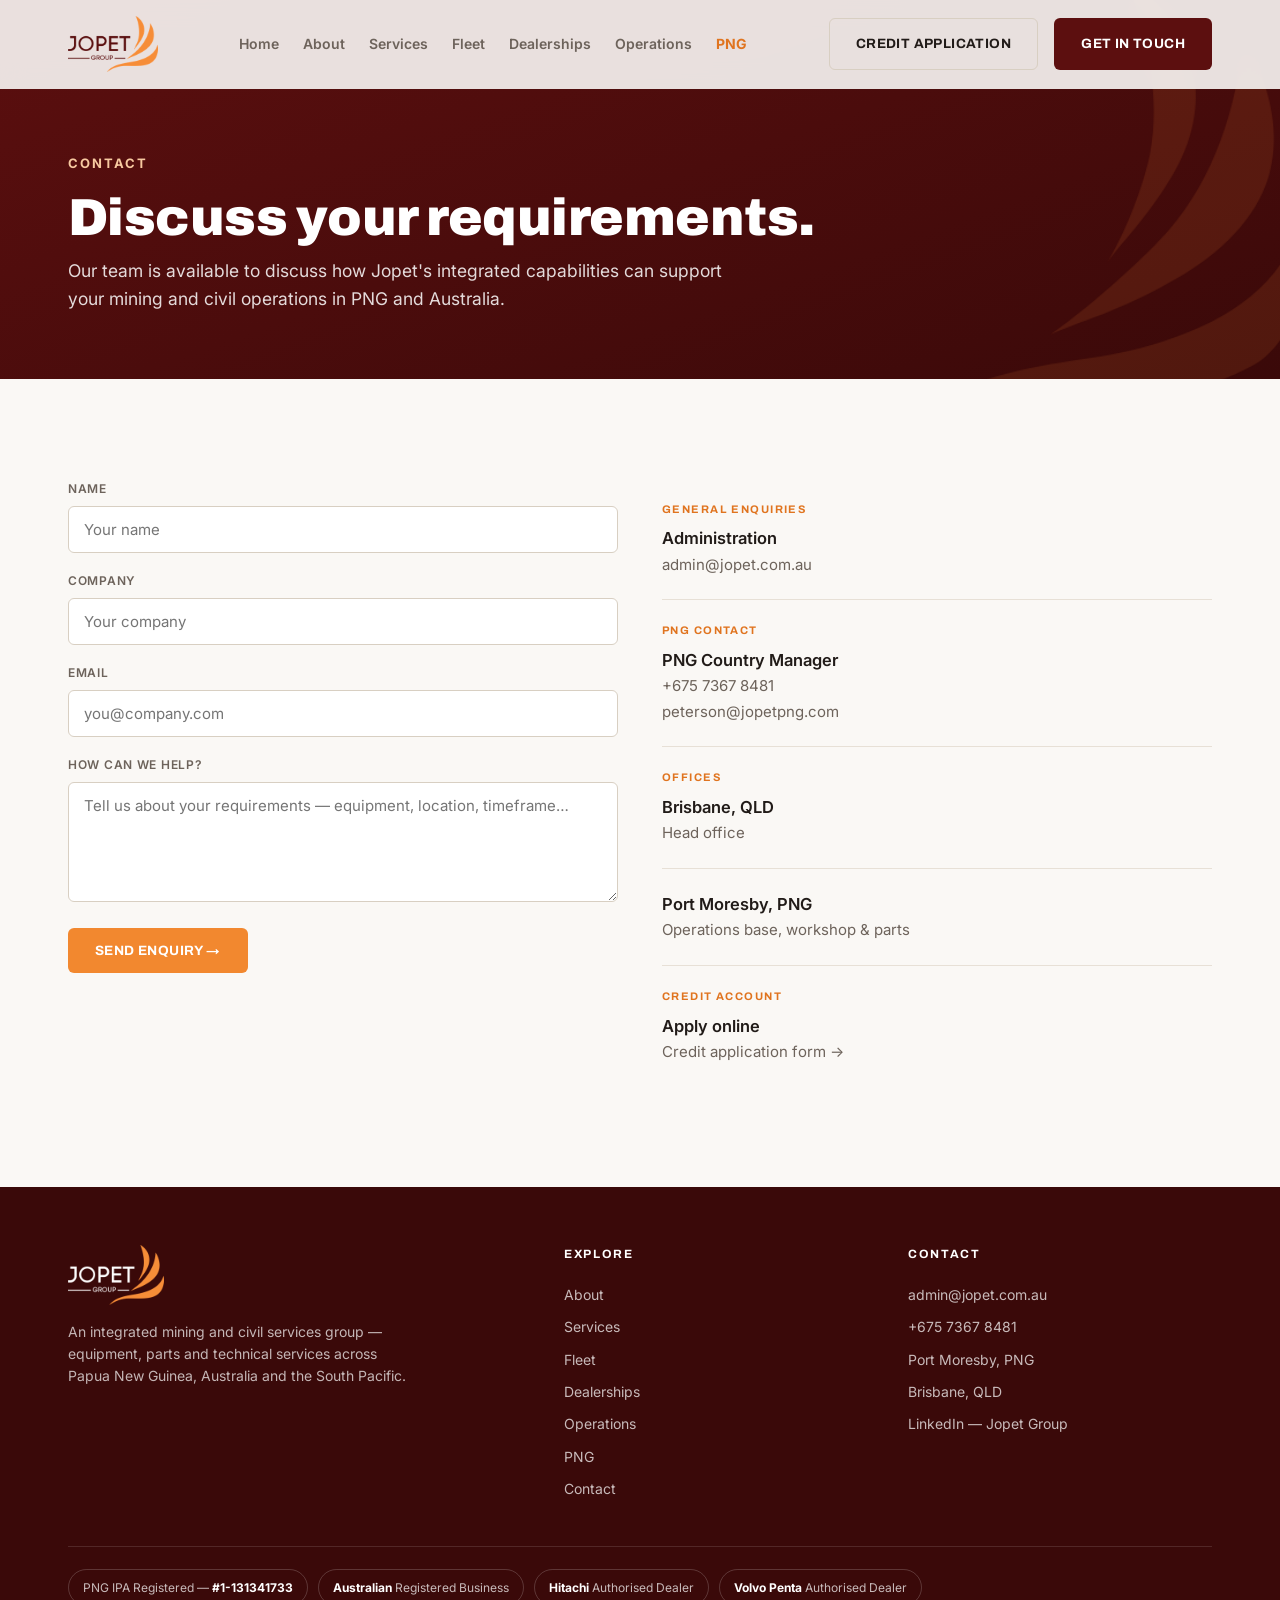
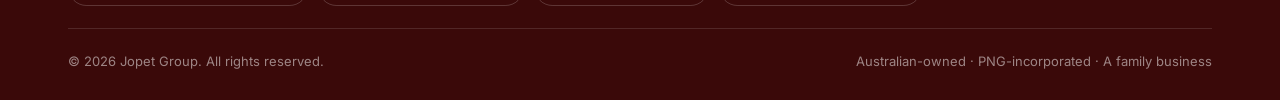
<file: contact.html>
<!DOCTYPE html><html lang="en"><head>
<meta charset="UTF-8"><meta name="viewport" content="width=device-width,initial-scale=1.0">
<title>Contact — Jopet Group</title><meta name="description" content="Contact Jopet Group — admin@jopet.com.au, PNG +675 7367 8481. Offices in Port Moresby and Brisbane.">
<noscript><style>.reveal{opacity:1!important;transform:none!important}</style></noscript>
<link rel="preconnect" href="https://fonts.googleapis.com"><link rel="preconnect" href="https://fonts.gstatic.com" crossorigin>
<link href="https://fonts.googleapis.com/css2?family=Archivo:wght@500;600;700;800;900&family=Inter:wght@400;500;600;700&display=swap" rel="stylesheet">
<link rel="stylesheet" href="styles.css"><link rel="icon" href="assets/wing-orange.png">
</head><body class=""><header id="hdr"><div class="container nav">
<a class="brand" href="index.html"><img src="assets/logo-group.png" alt="Jopet"></a>
<nav class="navlinks" id="navlinks"><a href="index.html" class="">Home</a><a href="about.html" class="">About</a><a href="services.html" class="">Services</a><a href="fleet.html" class="">Fleet</a><a href="dealerships.html" class="">Dealerships</a><a href="operations.html" class="">Operations</a><a href="png.html" class="png-link">PNG</a></nav>
<div class="nav-cta"><a href="credit-application.html" class="btn btn-ghost">Credit Application</a><a href="contact.html" class="btn btn-primary">Get in touch</a>
<button class="hamb" id="hamb"><span></span><span></span><span></span></button></div>
</div></header>
<section class="pagehead"><img class="wm" src="assets/wing-orange.png" alt=""><div class="container reveal">
<span class="crumb">Contact</span><h1>Discuss your requirements.</h1>
<p>Our team is available to discuss how Jopet's integrated capabilities can support your mining and civil operations in PNG and Australia.</p>
</div></section>
<section class="pad"><div class="container cwrap">
<form id="enquiry" class="reveal">
<input type="hidden" name="access_key" value="b803b628-cf1d-4138-a515-784fd4e2551e">
<input type="hidden" name="subject" value="New enquiry from jopet.com.au">
<input type="hidden" name="from_name" value="Jopet Group website">
<input type="checkbox" name="botcheck" tabindex="-1" autocomplete="off" style="display:none">
<div class="field"><label>Name</label><input type="text" name="name" required placeholder="Your name"></div>
<div class="field"><label>Company</label><input type="text" name="company" placeholder="Your company"></div>
<div class="field"><label>Email</label><input type="email" name="email" required placeholder="you@company.com"></div>
<div class="field"><label>How can we help?</label><textarea name="message" required placeholder="Tell us about your requirements — equipment, location, timeframe…"></textarea></div>
<button class="btn btn-orange" type="submit">Send enquiry →</button>
<p class="muted" id="form-status" style="font-size:13px;margin-top:12px"></p>
</form>
<div class="cinfo reveal">
<div class="block"><div class="k">General Enquiries</div><b>Administration</b><a href="mailto:admin@jopet.com.au">admin@jopet.com.au</a></div>
<div class="block"><div class="k">PNG Contact</div><b>PNG Country Manager</b><a href="tel:+67573678481">+675 7367 8481</a><br><a href="mailto:peterson@jopetpng.com">peterson@jopetpng.com</a></div>
<div class="block"><div class="k">Offices</div><b>Brisbane, QLD</b><span>Head office</span></div>
<div class="block"><b>Port Moresby, PNG</b><span>Operations base, workshop &amp; parts</span></div>
<div class="block"><div class="k">Credit Account</div><b>Apply online</b><a href="credit-application.html">Credit application form →</a></div>
</div></div></section>
<footer><div class="container">
<div class="foot-top">
<div class="foot-brand"><img src="assets/logo-group-white.png" alt="Jopet Group">
<p>An integrated mining and civil services group — equipment, parts and technical services across Papua New Guinea, Australia and the South Pacific.</p></div>
<div class="foot-col"><h5>Explore</h5>
<a href="about.html">About</a><a href="services.html">Services</a><a href="fleet.html">Fleet</a>
<a href="dealerships.html">Dealerships</a><a href="operations.html">Operations</a><a href="png.html">PNG</a><a href="contact.html">Contact</a></div>
<div class="foot-col"><h5>Contact</h5>
<a href="mailto:admin@jopet.com.au">admin@jopet.com.au</a><a href="tel:+67573678481">+675 7367 8481</a>
<span>Port Moresby, PNG</span><span>Brisbane, QLD</span><a href="#">LinkedIn — Jopet Group</a></div>
</div>
<div class="regs">
<span>PNG IPA Registered — <b>#1-131341733</b></span>
<span><b>Australian</b> Registered Business</span>
<span><b>Hitachi</b> Authorised Dealer</span>
<span><b>Volvo Penta</b> Authorised Dealer</span>
</div>
<div class="foot-bottom"><span>© 2026 Jopet Group. All rights reserved.</span><span>Australian-owned · PNG-incorporated · A family business</span></div>
</div></footer>
<script src="site.js"></script></body></html>
</file>
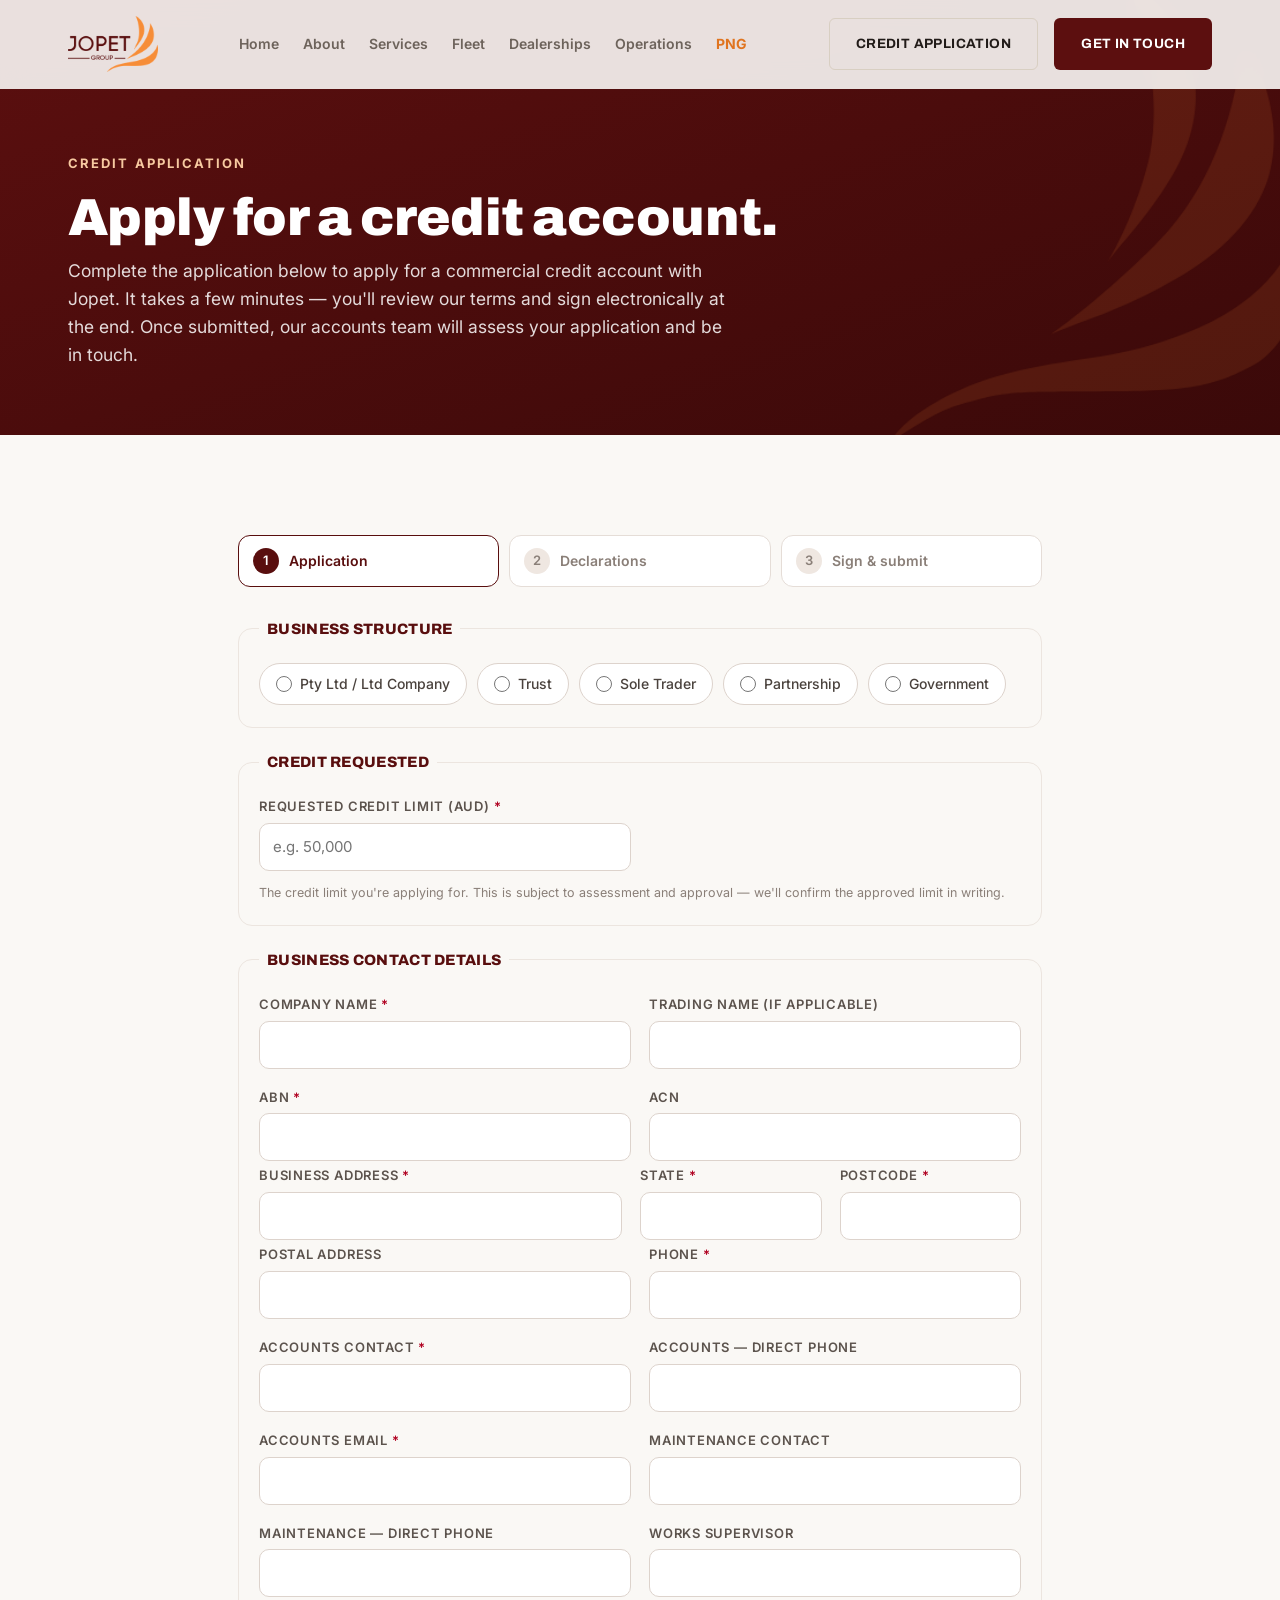
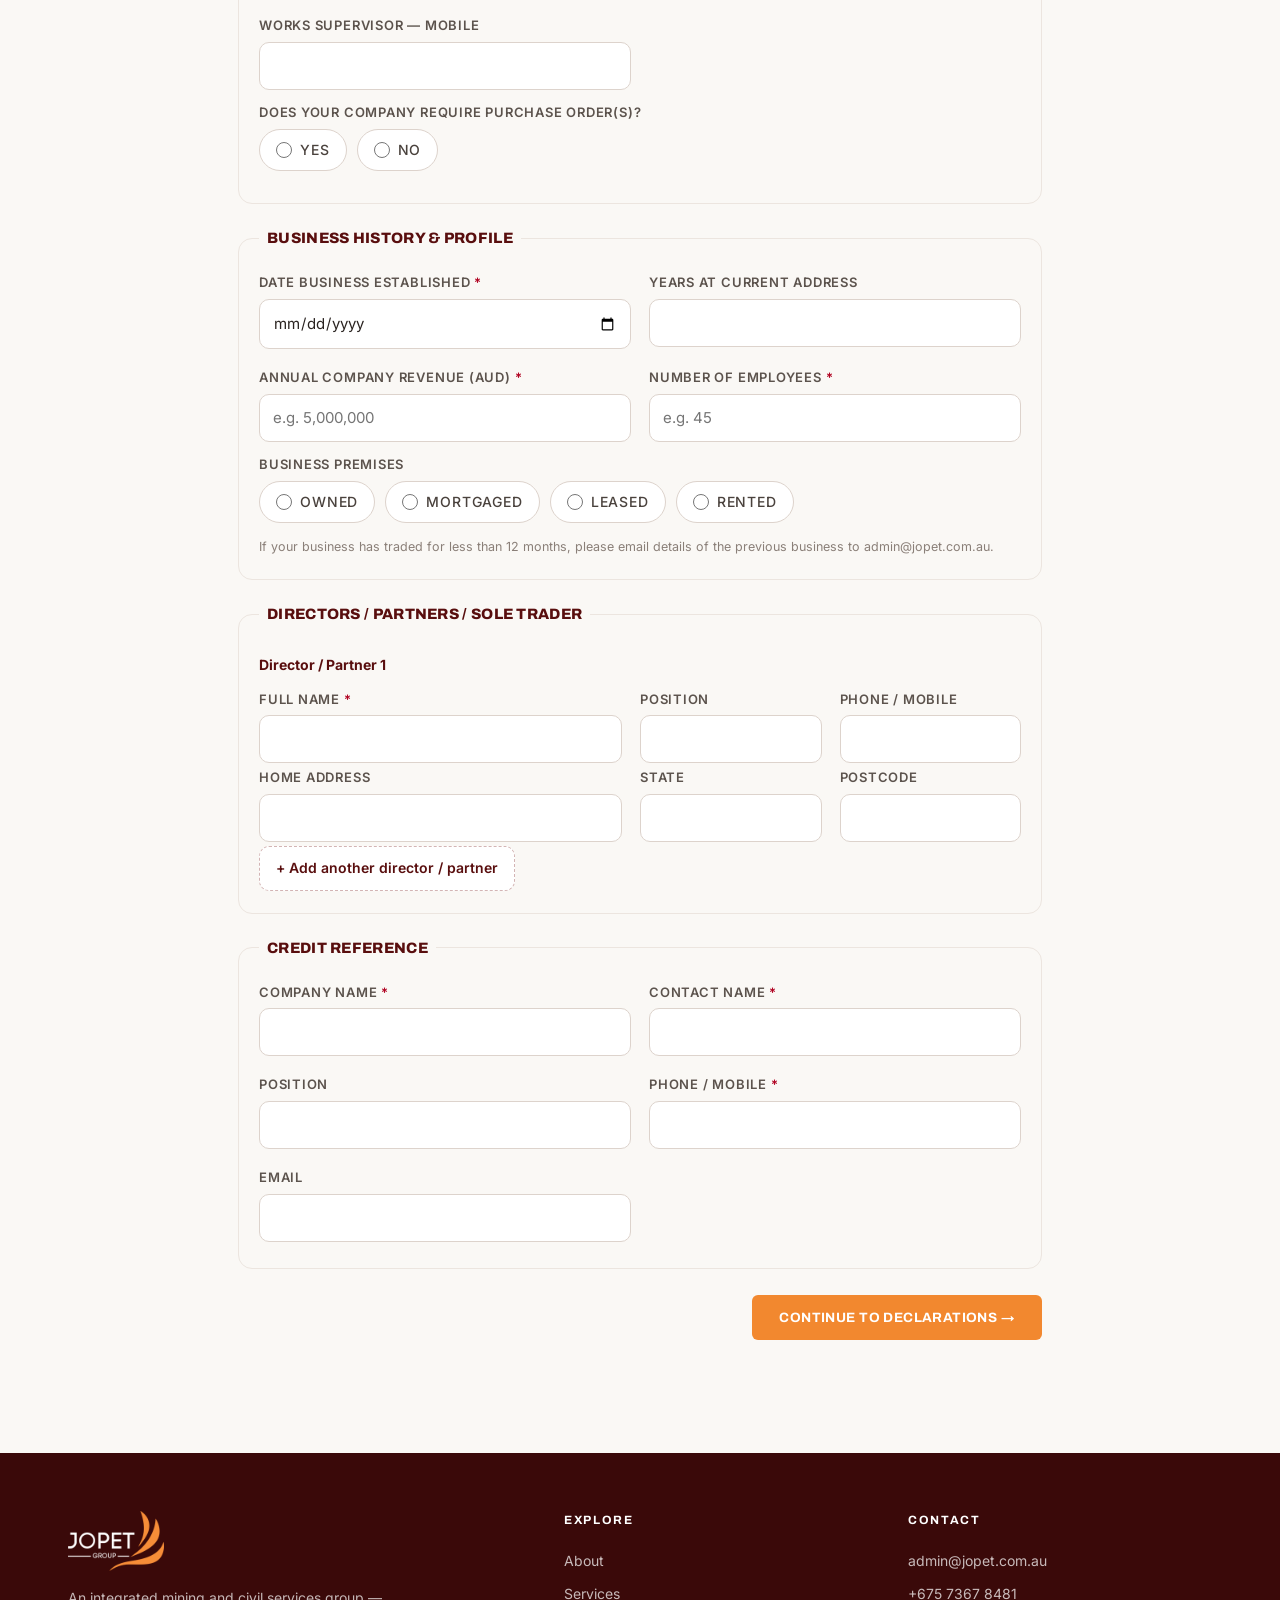
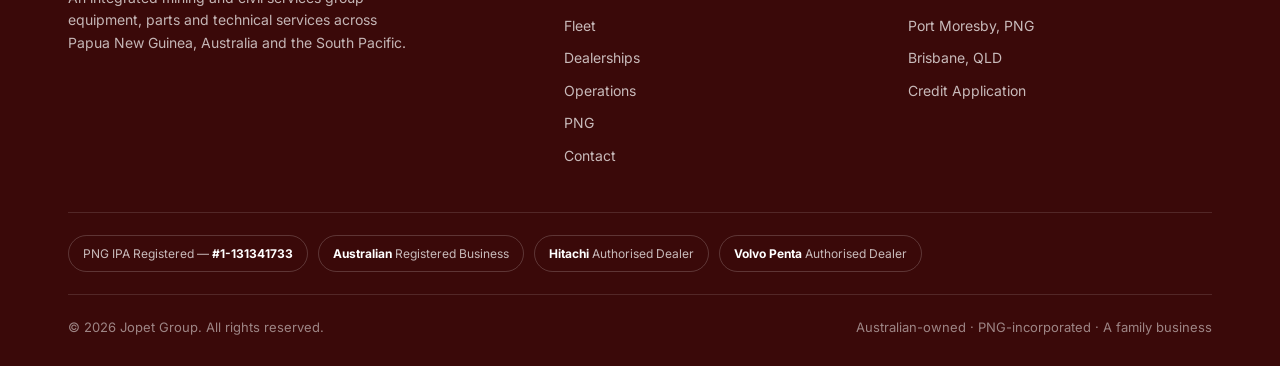
<file: credit-application.html>
<!DOCTYPE html><html lang="en"><head>
<meta charset="UTF-8"><meta name="viewport" content="width=device-width,initial-scale=1.0">
<title>Credit Application — Jopet Group</title><meta name="description" content="Apply for a commercial credit account with Jopet — online credit application form.">
<noscript><style>.reveal{opacity:1!important;transform:none!important}.step{display:block!important}</style></noscript>
<link rel="preconnect" href="https://fonts.googleapis.com"><link rel="preconnect" href="https://fonts.gstatic.com" crossorigin>
<link href="https://fonts.googleapis.com/css2?family=Archivo:wght@500;600;700;800;900&family=Inter:wght@400;500;600;700&display=swap" rel="stylesheet">
<link rel="stylesheet" href="styles.css"><link rel="icon" href="assets/wing-orange.png">
<style>
.capp{max-width:860px;margin:0 auto}
.stepper{display:flex;gap:10px;margin:0 0 30px;flex-wrap:wrap}
.stepper .st{flex:1;min-width:150px;display:flex;align-items:center;gap:10px;padding:12px 14px;border:1px solid #e5ddd7;border-radius:12px;background:#fff;color:#8a7f78;font-weight:600;font-size:14px}
.stepper .st .n{width:26px;height:26px;border-radius:50%;background:#efe7e1;color:#8a7f78;display:flex;align-items:center;justify-content:center;font-size:13px;flex-shrink:0}
.stepper .st.on{border-color:#590E0E;color:#590E0E}
.stepper .st.on .n{background:#590E0E;color:#fff}
.stepper .st.done .n{background:#f2882f;color:#fff}
.step{display:none}.step.active{display:block}
fieldset{border:1px solid #ece5df;border-radius:14px;padding:22px 20px;margin:0 0 22px;min-width:0}
legend{font-family:Archivo,sans-serif;font-weight:800;color:#590E0E;font-size:15px;letter-spacing:.02em;text-transform:uppercase;padding:0 8px}
.grid2{display:grid;grid-template-columns:1fr 1fr;gap:14px 18px}
.grid3{display:grid;grid-template-columns:2fr 1fr 1fr;gap:14px 18px}
@media(max-width:640px){.grid2,.grid3{grid-template-columns:1fr}}
.field{margin:0 0 4px}
.field label{display:block;font-size:13px;font-weight:600;color:#5c534d;margin:0 0 6px}
.field input,.field select,.field textarea{width:100%;padding:11px 13px;border:1px solid #ddd3cc;border-radius:10px;font:inherit;font-size:15px;background:#fff;color:#2a2320;box-sizing:border-box}
.field input:focus,.field select:focus,.field textarea:focus{outline:none;border-color:#590E0E;box-shadow:0 0 0 3px rgba(89,14,14,.08)}
.field .req{color:#b00020}
.field.bad input,.field.bad select{border-color:#b00020;background:#fdf3f4}
.opts{display:flex;flex-wrap:wrap;gap:10px}
.opts label{display:inline-flex;align-items:center;gap:8px;padding:9px 16px;border:1px solid #ddd3cc;border-radius:999px;font-size:14px;cursor:pointer;background:#fff;font-weight:500;color:#4a423d;white-space:nowrap}
.opts input[type=radio]{width:16px!important;height:16px;flex:0 0 auto;accent-color:#590E0E;margin:0}
.opts label:has(input:checked){border-color:#590E0E;background:#590E0E;color:#fff}
.hint{font-size:12.5px;color:#8a7f78;margin:8px 0 0}
.subhead{font-weight:700;color:#590E0E;margin:6px 0 12px;font-size:14px}
.addbtn{background:#fff;border:1px dashed #d3b4b4;color:#590E0E;border-radius:10px;padding:10px 16px;font:inherit;font-weight:600;cursor:pointer;font-size:14px}
.addbtn:hover{background:#f7efef}
.repeat{border-top:1px dashed #ece5df;padding-top:16px;margin-top:16px;position:relative}
.repeat .rm{position:absolute;right:0;top:12px;background:none;border:none;color:#b00020;cursor:pointer;font-size:13px;font-weight:600}
.terms{border:1px solid #ece5df;border-radius:14px;padding:20px 22px;max-height:340px;overflow:auto;background:#fbf7f4;font-size:14px;line-height:1.6;color:#3f3833}
.terms h4{color:#590E0E;font-family:Archivo,sans-serif;margin:16px 0 6px;font-size:14px}
.terms ol{padding-left:20px;margin:6px 0}.terms li{margin:5px 0}
.agree{display:flex;gap:12px;align-items:flex-start;margin:20px 0 0;padding:16px;border:1px solid #ddd3cc;border-radius:12px;background:#fff}
.agree input{margin-top:3px;width:18px;height:18px;flex-shrink:0}
.agree.bad{border-color:#b00020;background:#fdf3f4}
.navrow{display:flex;justify-content:space-between;gap:12px;margin-top:26px}
.btn-back{background:#fff;border:1px solid #ddd3cc;color:#4a423d;border-radius:12px;padding:13px 24px;font:inherit;font-weight:600;cursor:pointer}
.done-wrap{text-align:center;padding:34px 20px 12px}.done-tick{width:78px;height:78px;border-radius:50%;background:#1b8a4b;display:flex;align-items:center;justify-content:center;margin:0 auto 22px;box-shadow:0 8px 24px rgba(27,138,75,.28)}.done-tick svg{width:40px;height:40px;stroke:#fff;stroke-width:3;fill:none;stroke-linecap:round;stroke-linejoin:round}.done-wrap h2{font-family:Archivo,sans-serif;font-weight:800;color:#590E0E;font-size:30px;margin:0 0 12px}.done-wrap p{color:#5c534d;font-size:16px;max-width:540px;margin:0 auto 26px;line-height:1.65}
.err{color:#b00020;font-size:13.5px;margin-top:12px;min-height:1px}
</style>
</head><body class=""><header id="hdr"><div class="container nav">
<a class="brand" href="index.html"><img src="assets/logo-group.png" alt="Jopet"></a>
<nav class="navlinks" id="navlinks"><a href="index.html" class="">Home</a><a href="about.html" class="">About</a><a href="services.html" class="">Services</a><a href="fleet.html" class="">Fleet</a><a href="dealerships.html" class="">Dealerships</a><a href="operations.html" class="">Operations</a><a href="png.html" class="png-link">PNG</a></nav>
<div class="nav-cta"><a href="credit-application.html" class="btn btn-ghost">Credit Application</a><a href="contact.html" class="btn btn-primary">Get in touch</a>
<button class="hamb" id="hamb"><span></span><span></span><span></span></button></div>
</div></header>
<section class="pagehead"><img class="wm" src="assets/wing-orange.png" alt=""><div class="container reveal">
<span class="crumb">Credit Application</span><h1>Apply for a credit account.</h1>
<p>Complete the application below to apply for a commercial credit account with Jopet. It takes a few minutes — you'll review our terms and sign electronically at the end. Once submitted, our accounts team will assess your application and be in touch.</p>
</div></section>
<section class="pad"><div class="container capp">

<div class="stepper" id="stepper">
<div class="st on" data-i="0"><span class="n">1</span> Application</div>
<div class="st" data-i="1"><span class="n">2</span> Declarations</div>
<div class="st" data-i="2"><span class="n">3</span> Sign &amp; submit</div>
</div>

<form id="capp" class="reveal" novalidate>
<input type="hidden" name="access_key" value="b803b628-cf1d-4138-a515-784fd4e2551e">
<input type="hidden" name="subject" value="New Credit Application — jopet.com.au">
<input type="hidden" name="from_name" value="Jopet Group — Credit Application">
<input type="checkbox" name="botcheck" tabindex="-1" autocomplete="off" style="display:none">

<!-- STEP 1 -->
<div class="step active" data-step="0">
<fieldset>
<legend>Business structure</legend>
<div class="opts" data-req data-group="Business Structure">
<label><input type="radio" name="Business Structure" value="Pty Ltd / Ltd Company"> Pty Ltd / Ltd Company</label>
<label><input type="radio" name="Business Structure" value="Trust"> Trust</label>
<label><input type="radio" name="Business Structure" value="Sole Trader"> Sole Trader</label>
<label><input type="radio" name="Business Structure" value="Partnership"> Partnership</label>
<label><input type="radio" name="Business Structure" value="Government"> Government</label>
</div>
</fieldset>

<fieldset>
<legend>Credit requested</legend>
<div class="grid2">
<div class="field"><label>Requested credit limit (AUD) <span class="req">*</span></label><input name="Requested Credit Limit" data-req inputmode="numeric" placeholder="e.g. 50,000"></div>
</div>
<p class="hint">The credit limit you're applying for. This is subject to assessment and approval — we'll confirm the approved limit in writing.</p>
</fieldset>

<fieldset>
<legend>Business contact details</legend>
<div class="grid2">
<div class="field"><label>Company Name <span class="req">*</span></label><input name="Company Name" data-req></div>
<div class="field"><label>Trading Name (if applicable)</label><input name="Trading Name"></div>
<div class="field"><label>ABN <span class="req">*</span></label><input name="ABN" data-req></div>
<div class="field"><label>ACN</label><input name="ACN"></div>
</div>
<div class="grid3">
<div class="field"><label>Business Address <span class="req">*</span></label><input name="Business Address" data-req></div>
<div class="field"><label>State <span class="req">*</span></label><input name="Business State" data-req></div>
<div class="field"><label>Postcode <span class="req">*</span></label><input name="Business Postcode" data-req></div>
</div>
<div class="grid2">
<div class="field"><label>Postal Address</label><input name="Postal Address"></div>
<div class="field"><label>Phone <span class="req">*</span></label><input name="Phone" data-req></div>
<div class="field"><label>Accounts Contact <span class="req">*</span></label><input name="Accounts Contact" data-req></div>
<div class="field"><label>Accounts — Direct Phone</label><input name="Accounts Direct Phone"></div>
<div class="field"><label>Accounts Email <span class="req">*</span></label><input type="email" name="Accounts Email" data-req></div>
<div class="field"><label>Maintenance Contact</label><input name="Maintenance Contact"></div>
<div class="field"><label>Maintenance — Direct Phone</label><input name="Maintenance Direct Phone"></div>
<div class="field"><label>Works Supervisor</label><input name="Works Supervisor"></div>
<div class="field"><label>Works Supervisor — Mobile</label><input name="Works Supervisor Mobile"></div>
</div>
<div class="field" style="margin-top:8px"><label>Does your company require purchase order(s)?</label>
<div class="opts"><label><input type="radio" name="Requires Purchase Orders" value="Yes"> Yes</label><label><input type="radio" name="Requires Purchase Orders" value="No"> No</label></div></div>
</fieldset>

<fieldset>
<legend>Business history &amp; profile</legend>
<div class="grid2">
<div class="field"><label>Date business established <span class="req">*</span></label><input type="date" name="Date Established" data-req></div>
<div class="field"><label>Years at current address</label><input name="Years at Current Address"></div>
<div class="field"><label>Annual company revenue (AUD) <span class="req">*</span></label><input name="Annual Company Revenue" data-req placeholder="e.g. 5,000,000"></div>
<div class="field"><label>Number of employees <span class="req">*</span></label><input name="Number of Employees" data-req placeholder="e.g. 45"></div>
</div>
<div class="field" style="margin-top:8px"><label>Business premises</label>
<div class="opts"><label><input type="radio" name="Business Premises" value="Owned"> Owned</label><label><input type="radio" name="Business Premises" value="Mortgaged"> Mortgaged</label><label><input type="radio" name="Business Premises" value="Leased"> Leased</label><label><input type="radio" name="Business Premises" value="Rented"> Rented</label></div></div>
<p class="hint">If your business has traded for less than 12 months, please email details of the previous business to admin@jopet.com.au.</p>
</fieldset>

<fieldset>
<legend>Directors / Partners / Sole Trader</legend>
<div id="directors">
<div class="repeat" data-first="1" style="border-top:none;padding-top:0;margin-top:0">
<div class="subhead">Director / Partner 1</div>
<div class="grid3">
<div class="field"><label>Full Name <span class="req">*</span></label><input name="Director 1 Name" data-req></div>
<div class="field"><label>Position</label><input name="Director 1 Position"></div>
<div class="field"><label>Phone / Mobile</label><input name="Director 1 Phone"></div>
</div>
<div class="grid3">
<div class="field"><label>Home Address</label><input name="Director 1 Address"></div>
<div class="field"><label>State</label><input name="Director 1 State"></div>
<div class="field"><label>Postcode</label><input name="Director 1 Postcode"></div>
</div>
</div>
</div>
<button type="button" class="addbtn" id="addDir">+ Add another director / partner</button>
</fieldset>

<fieldset>
<legend>Credit reference</legend>
<div class="grid2">
<div class="field"><label>Company Name <span class="req">*</span></label><input name="Reference Company" data-req></div>
<div class="field"><label>Contact Name <span class="req">*</span></label><input name="Reference Contact Name" data-req></div>
<div class="field"><label>Position</label><input name="Reference Position"></div>
<div class="field"><label>Phone / Mobile <span class="req">*</span></label><input name="Reference Phone" data-req></div>
<div class="field"><label>Email</label><input type="email" name="Reference Email"></div>
</div>
</fieldset>

<div class="navrow"><span></span><button type="button" class="btn btn-orange" data-next>Continue to declarations →</button></div>
<p class="err" data-err></p>
</div>

<!-- STEP 2 -->
<div class="step" data-step="1">
<fieldset>
<legend>Declarations — please read</legend>
<div class="terms">
<p>This Credit Application may also require to be read in conjunction with Jopet's Machine Hire Agreement &amp; Hire Agreement Schedule, provided to you prior to the provision of goods and/or services.</p>
<p>In consideration of the Application for a Commercial Credit Account being approved, I/We hereby declare and agree as follows:</p>
<ol>
<li>The information given is true and correct in all respects.</li>
<li>The Customer and all Guarantors who have provided personal information to Jopet Plant Hire &amp; Diesel Services Pty Ltd (ACN 613 661 555) for the purpose of this Credit Application consent to:
<ol type="a">
<li>the provision of information to a Credit Reporting Agency as required under the Privacy Act 1988 (Cth);</li>
<li>Jopet providing or receiving from other credit providers personal information for the purposes of assessing this application and providing credit references in accordance with the Privacy Act 1988 and any subsequent amendments;</li>
<li>declaring that they have not been bankrupt and are not currently undergoing insolvency proceedings.</li>
</ol></li>
<li>Jopet retains the right and may apply a late payment fee and charge interest if payment is not received by the due date.</li>
<li>Jopet is indemnified from and against all costs and disbursements incurred in pursuing a debt, including but not limited to legal costs and collection agency costs.</li>
<li>You agree to be legally bound by the Personal Property Securities Act in the event that goods and/or services are provided by Jopet.</li>
<li>Title of goods/parts remains the property of Jopet until payment for goods is made in full.</li>
</ol>
<h4>Personal Property Securities Act</h4>
<p>If Jopet determines that this credit application or the Trading Terms (or a transaction in connection with them) is or creates a security interest for the purposes of the Personal Property Securities Act 2009 (Cth) (PPSA), the Applicant agrees upon request to do anything (such as obtaining consents, completing, signing and/or producing documents and supplying information) which Jopet considers necessary to: (a) ensure the security interest is enforceable, perfected and otherwise effective; (b) enable Jopet to apply for any registration or give any notification in connection with the security interest so that it has the priority required by Jopet; and (c) enable Jopet to exercise rights in connection with the security interest.</p>
<h4>Payment terms</h4>
<p>Payment terms are strictly 30 days EOM (unless the Customer credit limit is reached prior). Please note that credit limits may impact the payment terms noted above.</p>
</div>
<label class="agree" data-agree><input type="checkbox" name="Agreed to Declarations" value="Yes" data-req><span>I/We have read and understand the abovementioned terms and conditions and the Privacy Declaration, and agree to those terms and guarantee the information provided is complete and is a true and correct record.</span></label>
</fieldset>
<div class="navrow"><button type="button" class="btn-back" data-back>← Back</button><button type="button" class="btn btn-orange" data-next>Continue to sign →</button></div>
<p class="err" data-err></p>
</div>

<!-- STEP 3 -->
<div class="step" data-step="2">
<fieldset>
<legend>Signature — authorised representative</legend>
<div class="grid3">
<div class="field"><label>Representative Name <span class="req">*</span></label><input name="Representative Name" data-req></div>
<div class="field"><label>Position <span class="req">*</span></label><input name="Representative Position" data-req></div>
<div class="field"><label>Date <span class="req">*</span></label><input type="date" name="Signed Date" data-req></div>
</div>
<div class="field" style="margin-top:6px"><label>Type your full name as your electronic signature <span class="req">*</span></label><input name="Signature (typed)" data-req placeholder="Full name = signature"></div>
<label class="agree" data-agree style="margin-top:16px"><input type="checkbox" name="Authorised Confirmation" value="Yes" data-req><span>I confirm I am authorised to submit this application on behalf of the company, and that typing my name above constitutes my electronic signature.</span></label>
</fieldset>

<fieldset>
<legend>Guarantors (if any)</legend>
<p class="hint" style="margin:0 0 14px">Add any guarantors if applicable. Leave blank if none.</p>
<div id="guarantors"></div>
<button type="button" class="addbtn" id="addGua">+ Add guarantor</button>
</fieldset>

<div class="navrow"><button type="button" class="btn-back" data-back>← Back</button><button type="submit" class="btn btn-orange">Submit application →</button></div>
<p class="err" data-err></p>
<p class="muted" id="capp-status" style="font-size:14px;margin-top:14px"></p>
</div>
</form>
<div id="capp-done" class="done-wrap" style="display:none">
<div class="done-tick"><svg viewBox="0 0 24 24"><path d="M20 6 L9 17 L4 12"/></svg></div>
<h2>Application submitted</h2>
<p>Thank you — your credit application has been received. Our accounts team will review it and reach out to you soon. A confirmation has been sent to admin@jopet.com.au.</p>
<a href="index.html" class="btn btn-primary">Back to home</a>
</div>
</div></section>

<footer><div class="container">
<div class="foot-top">
<div class="foot-brand"><img src="assets/logo-group-white.png" alt="Jopet Group">
<p>An integrated mining and civil services group — equipment, parts and technical services across Papua New Guinea, Australia and the South Pacific.</p></div>
<div class="foot-col"><h5>Explore</h5>
<a href="about.html">About</a><a href="services.html">Services</a><a href="fleet.html">Fleet</a>
<a href="dealerships.html">Dealerships</a><a href="operations.html">Operations</a><a href="png.html">PNG</a><a href="contact.html">Contact</a></div>
<div class="foot-col"><h5>Contact</h5>
<a href="mailto:admin@jopet.com.au">admin@jopet.com.au</a><a href="tel:+67573678481">+675 7367 8481</a>
<span>Port Moresby, PNG</span><span>Brisbane, QLD</span><a href="credit-application.html">Credit Application</a></div>
</div>
<div class="regs">
<span>PNG IPA Registered — <b>#1-131341733</b></span>
<span><b>Australian</b> Registered Business</span>
<span><b>Hitachi</b> Authorised Dealer</span>
<span><b>Volvo Penta</b> Authorised Dealer</span>
</div>
<div class="foot-bottom"><span>© 2026 Jopet Group. All rights reserved.</span><span>Australian-owned · PNG-incorporated · A family business</span></div>
</div></footer>
<script src="site.js"></script>
<script>
(function(){
 var form=document.getElementById('capp'), steps=[].slice.call(form.querySelectorAll('.step'));
 var sts=[].slice.call(document.querySelectorAll('#stepper .st')), cur=0;
 function show(i){cur=i;steps.forEach(function(s,x){s.classList.toggle('active',x===i);});
   sts.forEach(function(s,x){s.classList.toggle('on',x===i);s.classList.toggle('done',x<i);});
   window.scrollTo({top:document.querySelector('.stepper').offsetTop-90,behavior:'smooth'});}
 function validate(step){
   var ok=true, first=null;
   step.querySelectorAll('[data-req]').forEach(function(el){
     el.classList.remove('bad');
     var group=el.getAttribute('data-group');
     if(el.classList.contains('opts')){ // radio group wrapper
       var g=el.querySelector('input'); var nm=g?g.name:null;
       if(nm && !form.querySelector('input[name="'+nm+'"]:checked')){ok=false;el.classList.add('bad');if(!first)first=el;}
     } else if(el.type==='checkbox'){
       if(!el.checked){ok=false;var w=el.closest('[data-agree]');if(w)w.classList.add('bad');if(!first)first=el;}
     } else {
       if(!el.value.trim()){ok=false;var f=el.closest('.field');if(f)f.classList.add('bad');if(!first)first=el;}
     }
   });
   var err=step.querySelector('[data-err]');
   if(err)err.textContent = ok?'' : 'Please complete the highlighted required fields.';
   if(!ok&&first)first.scrollIntoView({block:'center',behavior:'smooth'});
   return ok;
 }
 form.querySelectorAll('[data-next]').forEach(function(b){b.addEventListener('click',function(){if(validate(steps[cur]))show(cur+1);});});
 form.querySelectorAll('[data-back]').forEach(function(b){b.addEventListener('click',function(){show(cur-1);});});
 sts.forEach(function(s){s.addEventListener('click',function(){var i=+s.getAttribute('data-i');if(i<cur)show(i);});});

 // add director (max 3)
 var dn=1; document.getElementById('addDir').addEventListener('click',function(){
   if(dn>=3){this.style.display='none';return;} dn++;
   var d=document.createElement('div');d.className='repeat';
   d.innerHTML='<button type="button" class="rm">Remove</button><div class="subhead">Director / Partner '+dn+'</div>'+
     '<div class="grid3"><div class="field"><label>Full Name</label><input name="Director '+dn+' Name"></div>'+
     '<div class="field"><label>Position</label><input name="Director '+dn+' Position"></div>'+
     '<div class="field"><label>Phone / Mobile</label><input name="Director '+dn+' Phone"></div></div>'+
     '<div class="grid3"><div class="field"><label>Home Address</label><input name="Director '+dn+' Address"></div>'+
     '<div class="field"><label>State</label><input name="Director '+dn+' State"></div>'+
     '<div class="field"><label>Postcode</label><input name="Director '+dn+' Postcode"></div></div>';
   document.getElementById('directors').appendChild(d);
   if(dn>=3)this.style.display='none';
   d.querySelector('.rm').addEventListener('click',function(){d.remove();dn--;document.getElementById('addDir').style.display='';});
 });
 // add guarantor (max 3)
 var gn=0; document.getElementById('addGua').addEventListener('click',function(){
   if(gn>=3){return;} gn++;
   var d=document.createElement('div');d.className='repeat';if(gn===1){d.style.borderTop='none';d.style.paddingTop='0';d.style.marginTop='0';}
   d.innerHTML='<button type="button" class="rm">Remove</button><div class="subhead">Guarantor '+gn+'</div>'+
     '<div class="grid3"><div class="field"><label>Full Name</label><input name="Guarantor '+gn+' Name"></div>'+
     '<div class="field"><label>Position</label><input name="Guarantor '+gn+' Position"></div>'+
     '<div class="field"><label>Date</label><input type="date" name="Guarantor '+gn+' Date"></div></div>';
   document.getElementById('guarantors').appendChild(d);
   if(gn>=3)this.style.display='none';
   d.querySelector('.rm').addEventListener('click',function(){d.remove();gn--;document.getElementById('addGua').style.display='';});
 });

 // ---------- build a readable, grouped email instead of one long field dump ----------
 function v(n){var el=form.querySelector('[name="'+n+'"]');if(!el)return '';
   if(el.type==='radio'){var c=form.querySelector('[name="'+n+'"]:checked');return c?c.value:'';}
   if(el.type==='checkbox'){return el.checked?(el.value||'Yes'):'';}
   return (el.value||'').trim();}
 function money(n){var x=v(n);if(!x)return '';return 'AUD $'+x.replace(/^\s*\$\s*/,'');}
 function ln(label,n){var x=v(n);return x?label+': '+x+'\n':'';}
 function dt(n){var x=v(n);if(!x)return '';var m=x.match(/^(\d{4})-(\d{2})-(\d{2})$/);return m?m[3]+'/'+m[2]+'/'+m[1]:x;}
 function lnd(label,n){var x=dt(n);return x?label+': '+x+'\n':'';}
 function joinv(){return [].slice.call(arguments).map(v).filter(Boolean).join(', ');}
 function sec(title,body){return body?title+'\n'+body+'\n':'';}
 function buildSummary(){
   var when=new Date().toLocaleString('en-AU',{weekday:'short',day:'2-digit',month:'short',year:'numeric',hour:'numeric',minute:'2-digit'});
   var RULE='------------------------------------------------------------\n';
   var o=RULE;
   o+='CREDIT APPLICATION — '+(v('Company Name')||'New applicant').toUpperCase()+'\n';
   o+='Requested credit limit: '+(money('Requested Credit Limit')||'not stated')+'\n';
   o+='Submitted: '+when+'\n';
   o+=RULE+'\n';

   var b=ln('Structure','Business Structure')+ln('Company Name','Company Name')+ln('Trading Name','Trading Name')+ln('ABN','ABN')+ln('ACN','ACN');
   var ba=joinv('Business Address','Business State','Business Postcode'); if(ba)b+='Business Address: '+ba+'\n';
   b+=ln('Postal Address','Postal Address')+ln('Phone','Phone')+ln('Requires Purchase Orders','Requires Purchase Orders');
   o+=sec('BUSINESS DETAILS',b);

   o+=sec('CONTACTS',ln('Accounts Contact','Accounts Contact')+ln('Accounts Direct Phone','Accounts Direct Phone')+ln('Accounts Email','Accounts Email')
     +ln('Maintenance Contact','Maintenance Contact')+ln('Maintenance Direct Phone','Maintenance Direct Phone')
     +ln('Works Supervisor','Works Supervisor')+ln('Works Supervisor Mobile','Works Supervisor Mobile'));

   var h=lnd('Date Established','Date Established')+ln('Years at Current Address','Years at Current Address');
   var rev=v('Annual Company Revenue'); if(rev)h+='Annual Revenue: AUD $'+rev.replace(/^\s*\$\s*/,'')+'\n';
   h+=ln('Employees','Number of Employees')+ln('Premises','Business Premises');
   o+=sec('BUSINESS HISTORY & PROFILE',h);

   var d='';
   for(var i=1;i<=3;i++){ if(!v('Director '+i+' Name'))continue;
     d+=(d?'\n':'')+'Director / Partner '+i+'\n'+'  Name: '+v('Director '+i+' Name')+'\n';
     if(v('Director '+i+' Position'))d+='  Position: '+v('Director '+i+' Position')+'\n';
     if(v('Director '+i+' Phone'))d+='  Phone: '+v('Director '+i+' Phone')+'\n';
     var da=joinv('Director '+i+' Address','Director '+i+' State','Director '+i+' Postcode');
     if(da)d+='  Address: '+da+'\n';
   }
   o+=sec('DIRECTORS / PARTNERS',d);

   o+=sec('CREDIT REFERENCE',ln('Company','Reference Company')+ln('Contact','Reference Contact Name')
     +ln('Position','Reference Position')+ln('Phone','Reference Phone')+ln('Email','Reference Email'));

   var g='';
   for(var k=1;k<=3;k++){ if(!v('Guarantor '+k+' Name'))continue;
     g+=(g?'\n':'')+'Guarantor '+k+'\n'+'  Name: '+v('Guarantor '+k+' Name')+'\n';
     if(v('Guarantor '+k+' Position'))g+='  Position: '+v('Guarantor '+k+' Position')+'\n';
     if(v('Guarantor '+k+' Date'))g+='  Date: '+dt('Guarantor '+k+' Date')+'\n';
   }
   o+=sec('GUARANTORS',g);

   var sg=ln('Representative','Representative Name')+ln('Position','Representative Position')
     +ln('Electronic Signature','Signature (typed)')+lnd('Date Signed','Signed Date');
   sg+='Declarations accepted: '+(v('Agreed to Declarations')?'Yes':'No')+'\n';
   sg+='Authorised to submit: '+(v('Authorised Confirmation')?'Yes':'No')+'\n';
   o+=sec('SIGNATURE & DECLARATIONS',sg);

   return o+'\n'+RULE+'Submitted via the credit application form at jopet.com.au\n';
 }

 form.addEventListener('submit',function(e){
   e.preventDefault();
   if(!validate(steps[0])){show(0);return;}
   if(!validate(steps[1])){show(1);return;}
   if(!validate(steps[2]))return;
   var s=document.getElementById('capp-status');s.style.color='var(--muted)';s.textContent='Submitting your application…';
   var data={
     access_key:v('access_key'),
     subject:'Credit Application — '+(v('Company Name')||'New applicant')+(money('Requested Credit Limit')?' — '+money('Requested Credit Limit'):''),
     from_name:'Jopet Group — Credit Application',
     replyto:v('Accounts Email'),
     'Company':v('Company Name'),
     'Requested Credit Limit':money('Requested Credit Limit')||'Not stated',
     'Accounts Contact':v('Accounts Contact'),
     'Accounts Email':v('Accounts Email'),
     'Phone':v('Phone'),
     message:buildSummary()
   };
   fetch('https://api.web3forms.com/submit',{method:'POST',headers:{'Content-Type':'application/json',Accept:'application/json'},body:JSON.stringify(data)})
   .then(function(r){return r.json();}).then(function(j){
     if(j.success){form.style.display='none';document.getElementById('stepper').style.display='none';
       var done=document.getElementById('capp-done');done.style.display='block';
       done.scrollIntoView({block:'center',behavior:'smooth'});}
     else{s.style.color='#b00020';s.textContent='Something went wrong: '+(j.message||'please try again, or email admin@jopet.com.au.');}
   }).catch(function(){s.style.color='#b00020';s.textContent='Network error — please try again, or email admin@jopet.com.au.';});
 });
})();
</script>
</body></html>
</file>
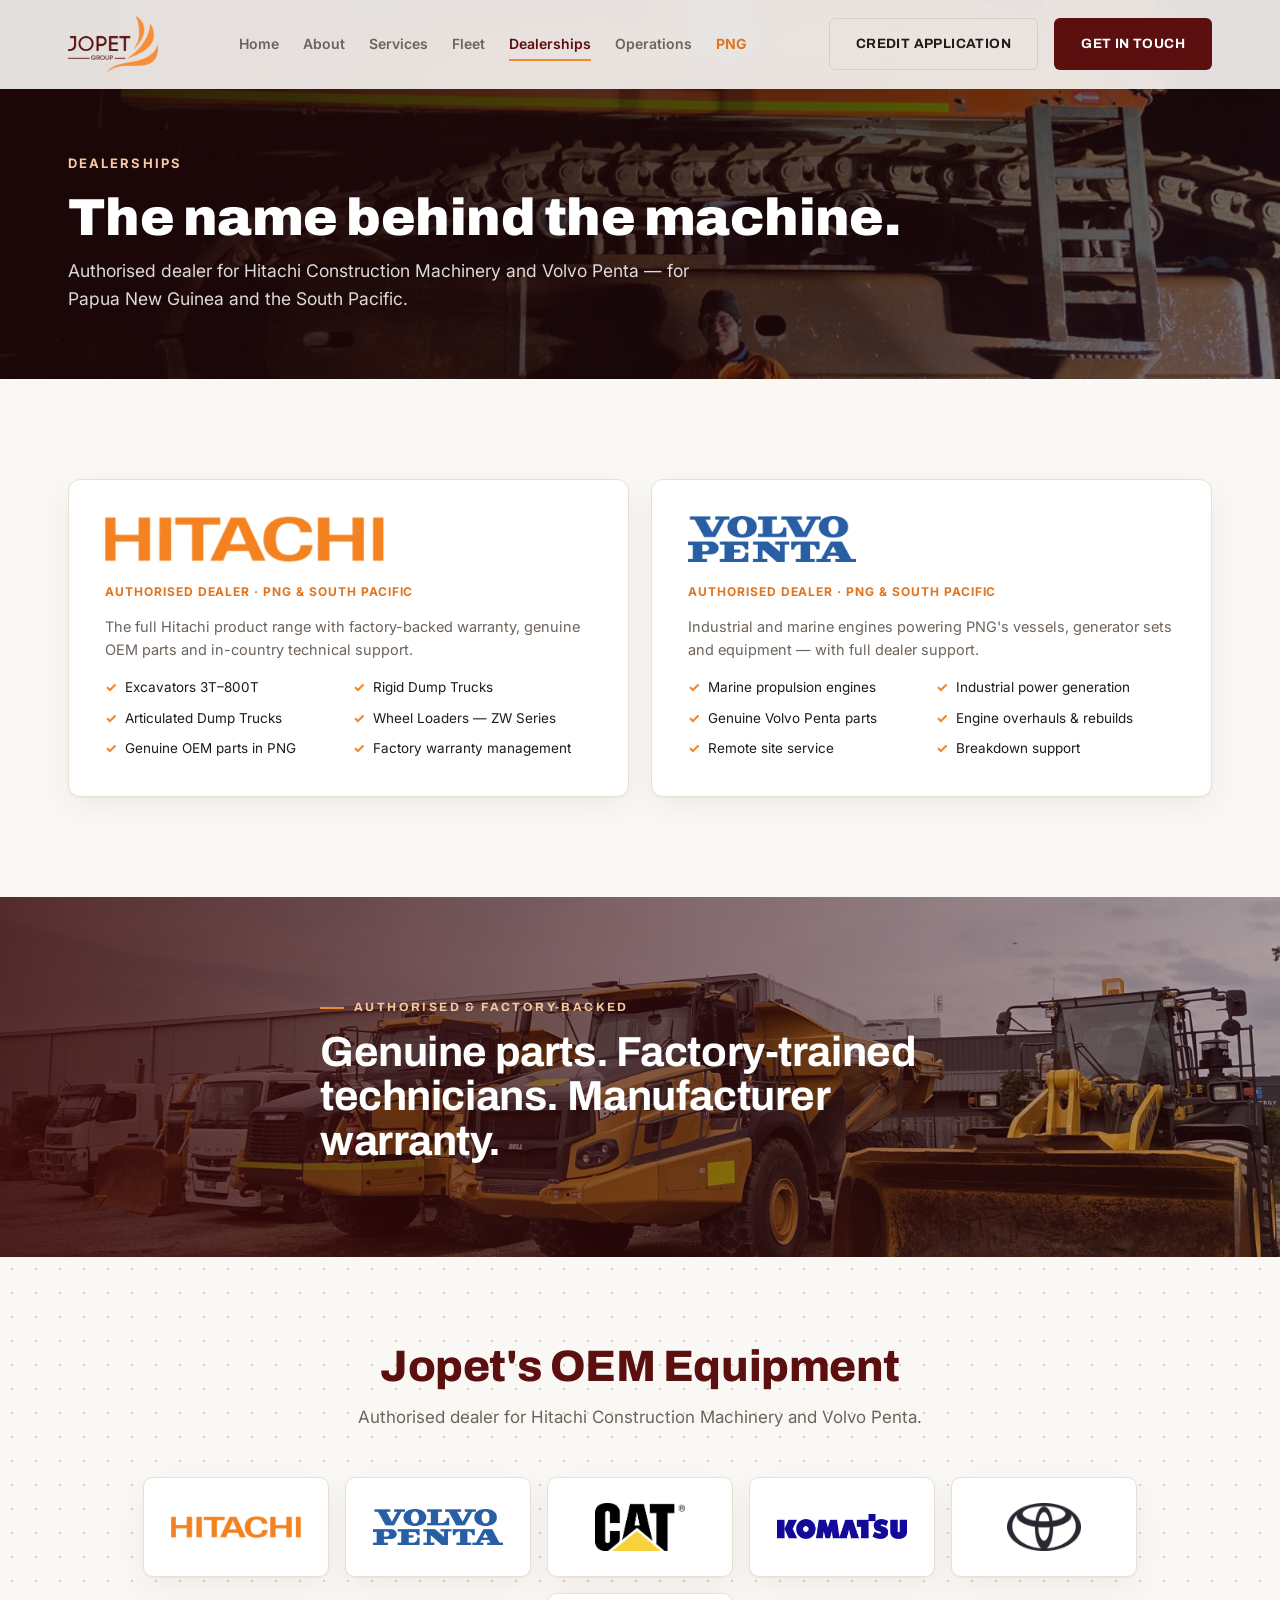
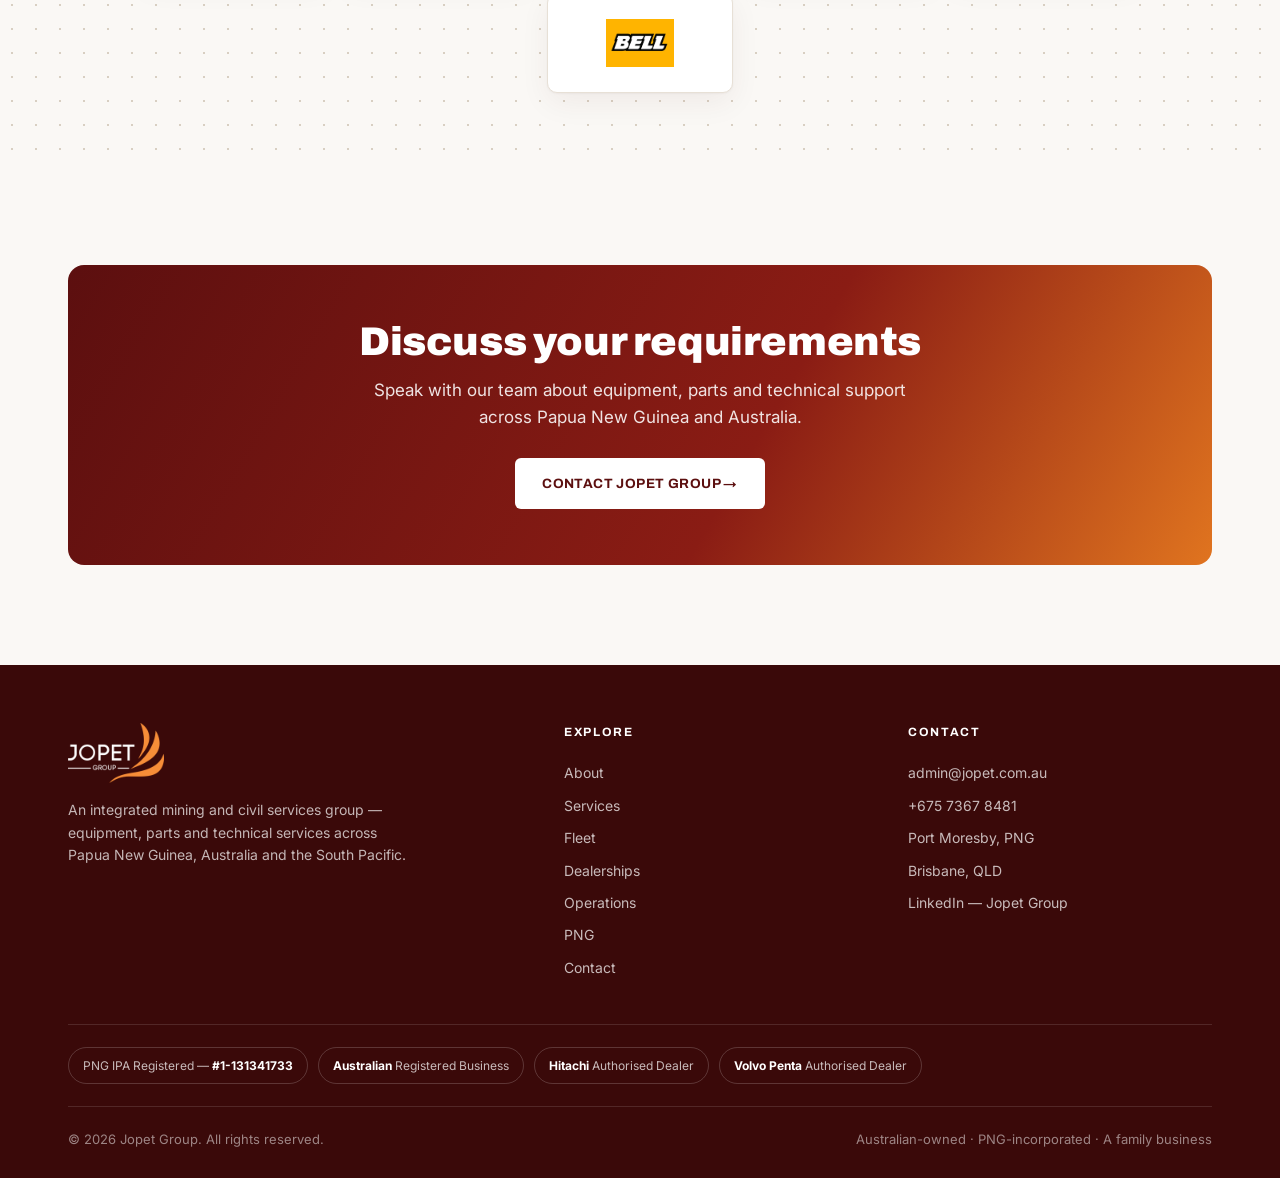
<file: dealerships.html>
<!DOCTYPE html><html lang="en"><head>
<meta charset="UTF-8"><meta name="viewport" content="width=device-width,initial-scale=1.0">
<title>Dealerships &amp; Partners — Jopet Group</title><meta name="description" content="Authorised Hitachi and Volvo Penta dealer for PNG and the South Pacific, plus multi-brand maintenance.">
<noscript><style>.reveal{opacity:1!important;transform:none!important}</style></noscript>
<link rel="preconnect" href="https://fonts.googleapis.com"><link rel="preconnect" href="https://fonts.gstatic.com" crossorigin>
<link href="https://fonts.googleapis.com/css2?family=Archivo:wght@500;600;700;800;900&family=Inter:wght@400;500;600;700&display=swap" rel="stylesheet">
<link rel="stylesheet" href="styles.css"><link rel="icon" href="assets/wing-orange.png">
</head><body class=""><header id="hdr"><div class="container nav">
<a class="brand" href="index.html"><img src="assets/logo-group.png" alt="Jopet"></a>
<nav class="navlinks" id="navlinks"><a href="index.html" class="">Home</a><a href="about.html" class="">About</a><a href="services.html" class="">Services</a><a href="fleet.html" class="">Fleet</a><a href="dealerships.html" class="active">Dealerships</a><a href="operations.html" class="">Operations</a><a href="png.html" class="png-link">PNG</a></nav>
<div class="nav-cta"><a href="credit-application.html" class="btn btn-ghost">Credit Application</a><a href="contact.html" class="btn btn-primary">Get in touch</a>
<button class="hamb" id="hamb"><span></span><span></span><span></span></button></div>
</div></header>
<section class="pagehead photo" style="background-image:url('assets/deal.jpg')"><div class="container reveal">
<span class="crumb">Dealerships</span><h1>The name behind the machine.</h1>
<p>Authorised dealer for Hitachi Construction Machinery and Volvo Penta — for Papua New Guinea and the South Pacific.</p>
</div></section>
<section class="pad"><div class="container two">
<div class="deal reveal"><div class="logo"><img src="assets/oem-hitachi.png" alt="Hitachi"></div>
<div class="sub">Authorised Dealer · PNG &amp; South Pacific</div>
<p>The full Hitachi product range with factory-backed warranty, genuine OEM parts and in-country technical support.</p>
<ul><li>Excavators 3T–800T</li><li>Rigid Dump Trucks</li><li>Articulated Dump Trucks</li><li>Wheel Loaders — ZW Series</li><li>Genuine OEM parts in PNG</li><li>Factory warranty management</li></ul></div>
<div class="deal reveal"><div class="logo"><img src="assets/oem-volvo-penta.png" alt="Volvo Penta"></div>
<div class="sub">Authorised Dealer · PNG &amp; South Pacific</div>
<p>Industrial and marine engines powering PNG's vessels, generator sets and equipment — with full dealer support.</p>
<ul><li>Marine propulsion engines</li><li>Industrial power generation</li><li>Genuine Volvo Penta parts</li><li>Engine overhauls &amp; rebuilds</li><li>Remote site service</li><li>Breakdown support</li></ul></div>
</div></section>
<section class="band reveal" style="background-image:url('assets/about-band.jpg')"><div class="container">
<span class="eyebrow light">Authorised &amp; Factory-Backed</span>
<h2>Genuine parts. Factory-trained technicians. Manufacturer warranty.</h2>
</div></section>
<section class="pad-sm dots-bg"><div class="container">
<div class="sec-head center reveal">
<h2>Jopet's OEM Equipment</h2>
<p>Authorised dealer for Hitachi Construction Machinery and Volvo Penta.</p></div>
<div class="partners">
<div class="plogo reveal"><img src="assets/oem-hitachi.png" alt="Hitachi"></div>
<div class="plogo reveal"><img src="assets/oem-volvo-penta.png" alt="Volvo Penta"></div>
<div class="plogo reveal"><img src="assets/oem-cat.png" alt="CAT"></div>
<div class="plogo reveal"><img src="assets/oem-komatsu.png" alt="Komatsu"></div>
<div class="plogo reveal"><img src="assets/oem-toyota.png" alt="Toyota"></div>
<div class="plogo reveal"><img src="assets/oem-bell.png" alt="Bell"></div>
</div></div></section>
<section class="pad"><div class="container"><div class="cta reveal">
<h2>Discuss your requirements</h2>
<p>Speak with our team about equipment, parts and technical support across Papua New Guinea and Australia.</p>
<a href="contact.html" class="btn btn-white">Contact Jopet Group →</a>
</div></div></section>
<footer><div class="container">
<div class="foot-top">
<div class="foot-brand"><img src="assets/logo-group-white.png" alt="Jopet Group">
<p>An integrated mining and civil services group — equipment, parts and technical services across Papua New Guinea, Australia and the South Pacific.</p></div>
<div class="foot-col"><h5>Explore</h5>
<a href="about.html">About</a><a href="services.html">Services</a><a href="fleet.html">Fleet</a>
<a href="dealerships.html">Dealerships</a><a href="operations.html">Operations</a><a href="png.html">PNG</a><a href="contact.html">Contact</a></div>
<div class="foot-col"><h5>Contact</h5>
<a href="mailto:admin@jopet.com.au">admin@jopet.com.au</a><a href="tel:+67573678481">+675 7367 8481</a>
<span>Port Moresby, PNG</span><span>Brisbane, QLD</span><a href="#">LinkedIn — Jopet Group</a></div>
</div>
<div class="regs">
<span>PNG IPA Registered — <b>#1-131341733</b></span>
<span><b>Australian</b> Registered Business</span>
<span><b>Hitachi</b> Authorised Dealer</span>
<span><b>Volvo Penta</b> Authorised Dealer</span>
</div>
<div class="foot-bottom"><span>© 2026 Jopet Group. All rights reserved.</span><span>Australian-owned · PNG-incorporated · A family business</span></div>
</div></footer>
<script src="site.js"></script></body></html>
</file>
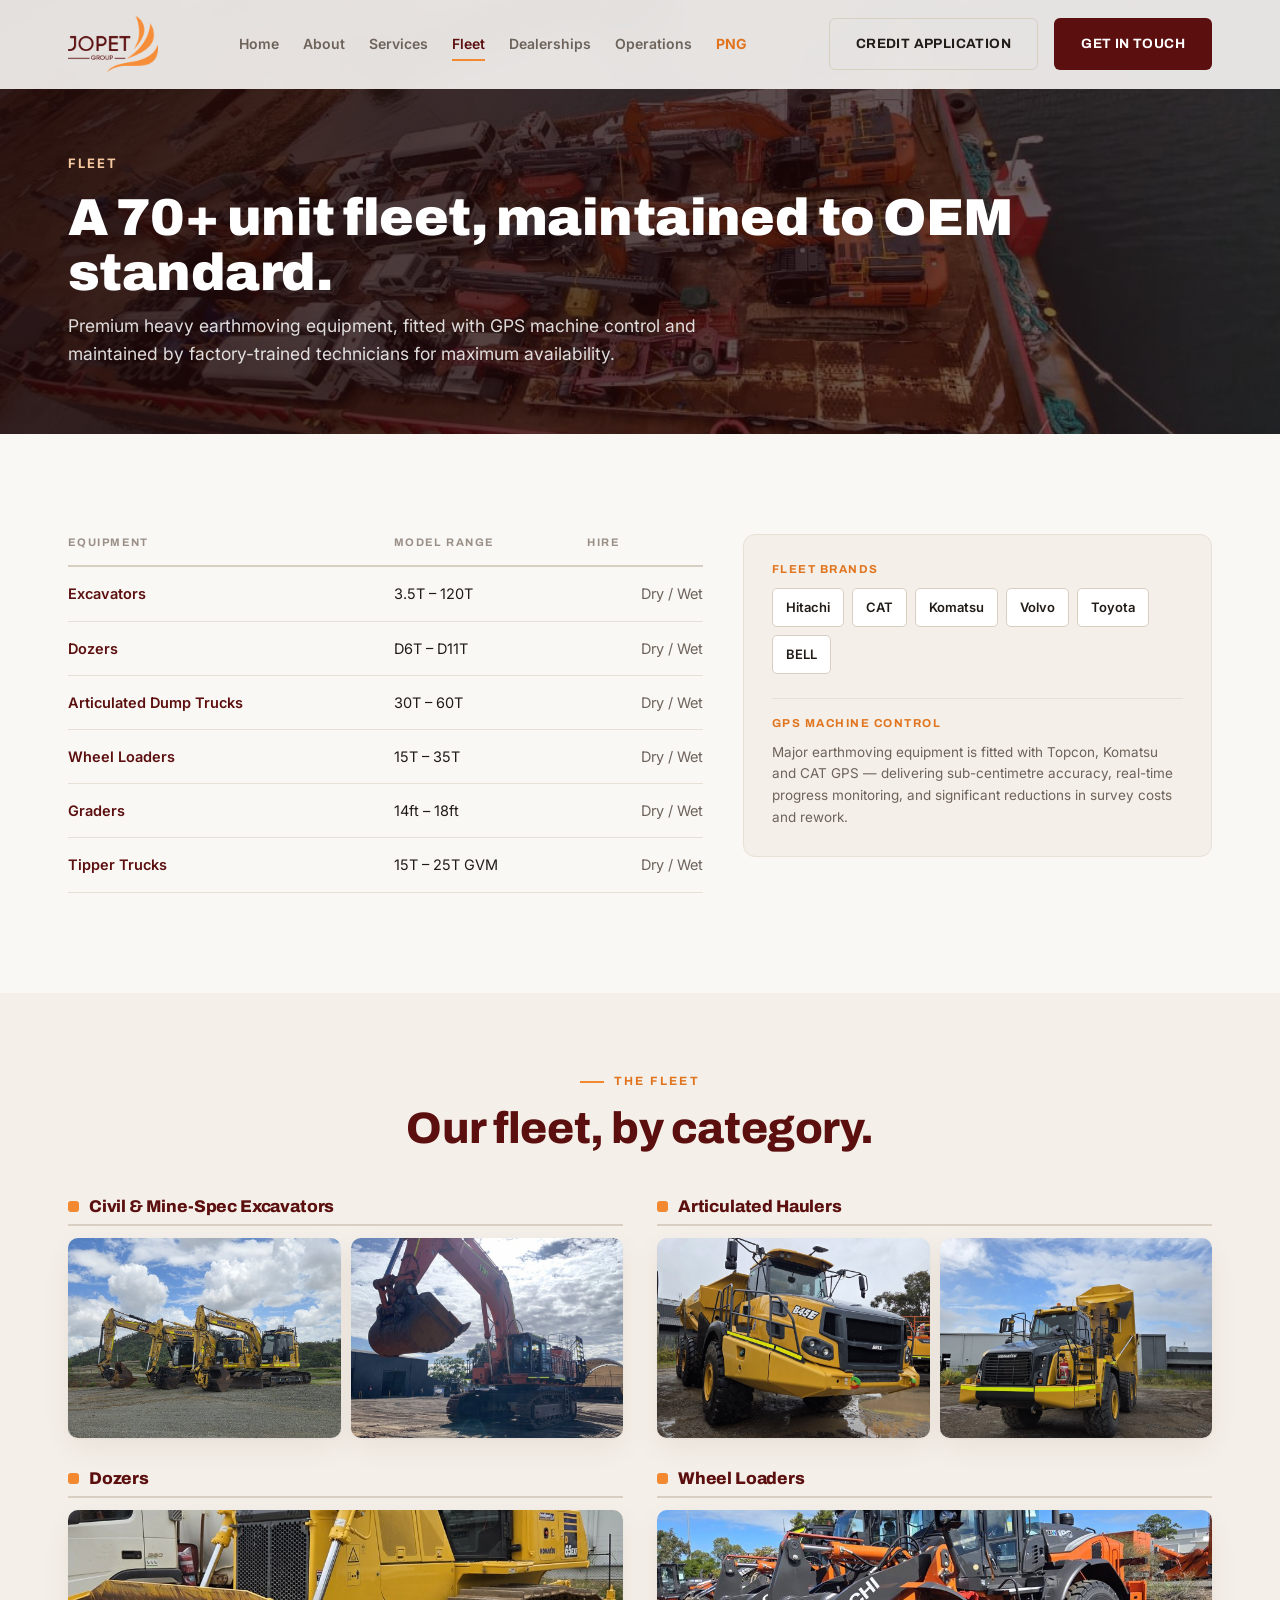
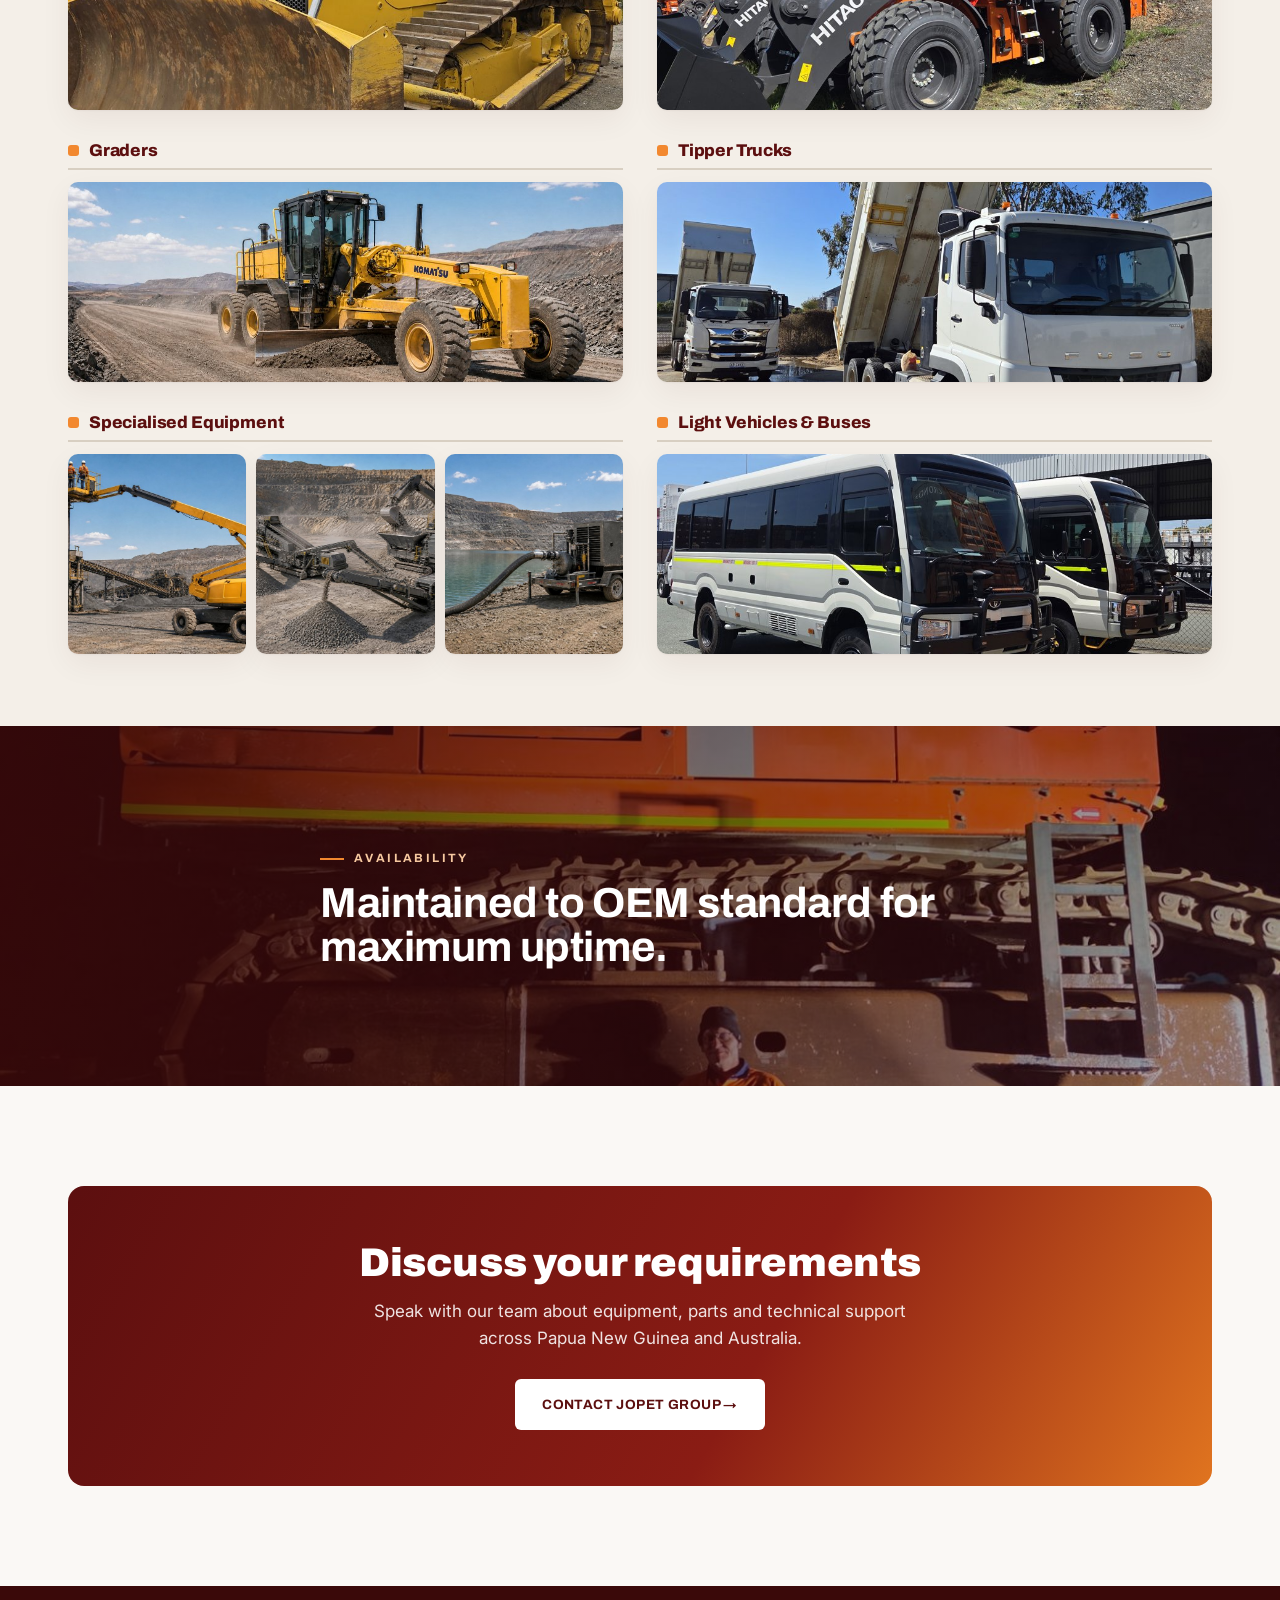
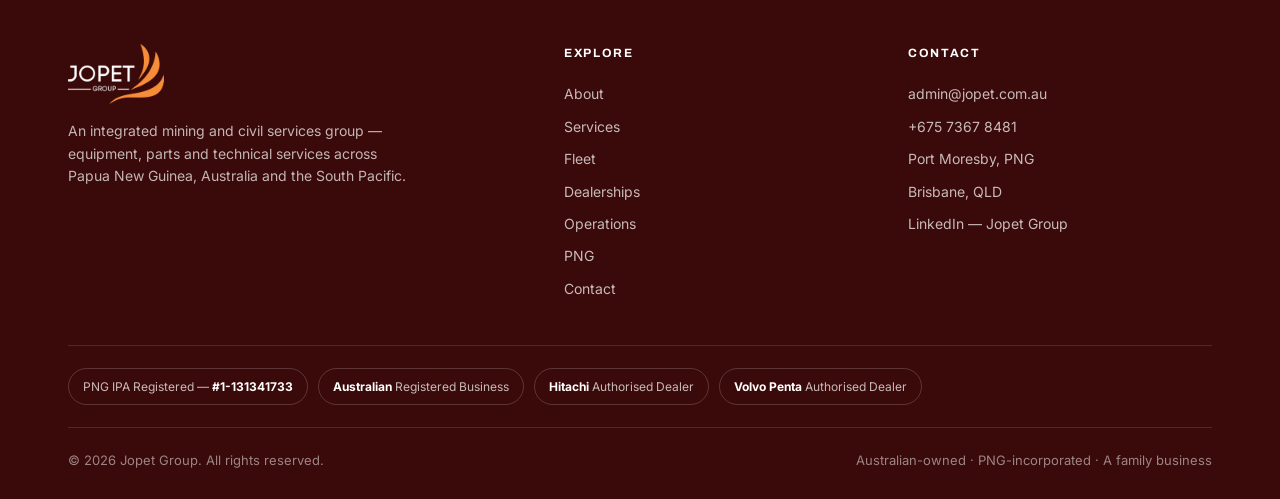
<file: fleet.html>
<!DOCTYPE html><html lang="en"><head>
<meta charset="UTF-8"><meta name="viewport" content="width=device-width,initial-scale=1.0">
<title>Fleet — Jopet Group</title><meta name="description" content="A 70+ unit heavy equipment fleet — excavators, dozers, ADTs, graders and loaders with GPS machine control.">
<noscript><style>.reveal{opacity:1!important;transform:none!important}</style></noscript>
<link rel="preconnect" href="https://fonts.googleapis.com"><link rel="preconnect" href="https://fonts.gstatic.com" crossorigin>
<link href="https://fonts.googleapis.com/css2?family=Archivo:wght@500;600;700;800;900&family=Inter:wght@400;500;600;700&display=swap" rel="stylesheet">
<link rel="stylesheet" href="styles.css"><link rel="icon" href="assets/wing-orange.png">
</head><body class=""><header id="hdr"><div class="container nav">
<a class="brand" href="index.html"><img src="assets/logo-group.png" alt="Jopet"></a>
<nav class="navlinks" id="navlinks"><a href="index.html" class="">Home</a><a href="about.html" class="">About</a><a href="services.html" class="">Services</a><a href="fleet.html" class="active">Fleet</a><a href="dealerships.html" class="">Dealerships</a><a href="operations.html" class="">Operations</a><a href="png.html" class="png-link">PNG</a></nav>
<div class="nav-cta"><a href="credit-application.html" class="btn btn-ghost">Credit Application</a><a href="contact.html" class="btn btn-primary">Get in touch</a>
<button class="hamb" id="hamb"><span></span><span></span><span></span></button></div>
</div></header>
<section class="pagehead photo" style="background-image:url('assets/barge.jpg')"><div class="container reveal">
<span class="crumb">Fleet</span><h1>A 70+ unit fleet, maintained to OEM standard.</h1>
<p>Premium heavy earthmoving equipment, fitted with GPS machine control and maintained by factory-trained technicians for maximum availability.</p>
</div></section>
<section class="pad"><div class="container fleet-wrap">
<table class="spec reveal"><thead><tr><th>Equipment</th><th>Model Range</th><th>Hire</th></tr></thead><tbody>
<tr><td>Excavators</td><td>3.5T – 120T</td><td>Dry / Wet</td></tr>
<tr><td>Dozers</td><td>D6T – D11T</td><td>Dry / Wet</td></tr>
<tr><td>Articulated Dump Trucks</td><td>30T – 60T</td><td>Dry / Wet</td></tr>
<tr><td>Wheel Loaders</td><td>15T – 35T</td><td>Dry / Wet</td></tr>
<tr><td>Graders</td><td>14ft – 18ft</td><td>Dry / Wet</td></tr>
<tr><td>Tipper Trucks</td><td>15T – 25T GVM</td><td>Dry / Wet</td></tr>
</tbody></table>
<div class="side reveal">
<h4>Fleet Brands</h4>
<div class="chips"><span>Hitachi</span><span>CAT</span><span>Komatsu</span><span>Volvo</span><span>Toyota</span><span>BELL</span></div>
<div class="gps"><h4>GPS Machine Control</h4><p>Major earthmoving equipment is fitted with Topcon, Komatsu and CAT GPS — delivering sub-centimetre accuracy, real-time progress monitoring, and significant reductions in survey costs and rework.</p></div>
</div></div></section>
<section class="pad-sm dots-bg" style="background:var(--soft)"><div class="container">
<div class="sec-head center reveal"><span class="eyebrow">The Fleet</span><h2>Our fleet, by category.</h2></div>
<div class="fleet-cats"><div class="fleet-cat reveal"><h3 class="cat-title">Civil &amp; Mine-Spec Excavators</h3><div class="fcat-imgs"><div class="fcat-img"><img src="assets/real-excavator.jpg" alt="Jopet excavator"></div><div class="fcat-img"><img src="assets/real-ex1200.jpg" alt="Jopet Hitachi EX1200 excavator"></div></div></div><div class="fleet-cat reveal"><h3 class="cat-title">Articulated Haulers</h3><div class="fcat-imgs"><div class="fcat-img"><img src="assets/real-hauler-1.jpg" alt="Jopet articulated hauler"></div><div class="fcat-img"><img src="assets/real-hauler-2.jpg" alt="Jopet articulated hauler"></div></div></div><div class="fleet-cat reveal"><h3 class="cat-title">Dozers</h3><div class="fcat-imgs"><div class="fcat-img"><img src="assets/real-dozer.jpg" alt="Jopet dozer"></div></div></div><div class="fleet-cat reveal"><h3 class="cat-title">Wheel Loaders</h3><div class="fcat-imgs"><div class="fcat-img"><img src="assets/real-loader.jpg" alt="Jopet wheel loader"></div></div></div><div class="fleet-cat reveal"><h3 class="cat-title">Graders</h3><div class="fcat-imgs"><div class="fcat-img"><img src="assets/gra-a.jpg" alt="Motor grader"></div></div></div><div class="fleet-cat reveal"><h3 class="cat-title">Tipper Trucks</h3><div class="fcat-imgs"><div class="fcat-img"><img src="assets/real-tipper.jpg" alt="Jopet tipper truck"></div></div></div><div class="fleet-cat reveal"><h3 class="cat-title">Specialised Equipment</h3><div class="fcat-imgs"><div class="fcat-img"><img src="assets/fleet-5.jpg" alt="Elevated work platform"></div><div class="fcat-img"><img src="assets/fleet-6.jpg" alt="Mobile crushing plant"></div><div class="fcat-img"><img src="assets/fleet-7.jpg" alt="Dewatering pump"></div></div></div><div class="fleet-cat reveal"><h3 class="cat-title">Light Vehicles &amp; Buses</h3><div class="fcat-imgs"><div class="fcat-img"><img src="assets/real-bus.jpg" alt="Toyota Coaster mine buses"></div></div></div></div></div></section>
<section class="band reveal" style="background-image:url('assets/deal.jpg')"><div class="container">
<span class="eyebrow light">Availability</span>
<h2>Maintained to OEM standard for maximum uptime.</h2>
</div></section>
<section class="pad"><div class="container"><div class="cta reveal">
<h2>Discuss your requirements</h2>
<p>Speak with our team about equipment, parts and technical support across Papua New Guinea and Australia.</p>
<a href="contact.html" class="btn btn-white">Contact Jopet Group →</a>
</div></div></section>
<footer><div class="container">
<div class="foot-top">
<div class="foot-brand"><img src="assets/logo-group-white.png" alt="Jopet Group">
<p>An integrated mining and civil services group — equipment, parts and technical services across Papua New Guinea, Australia and the South Pacific.</p></div>
<div class="foot-col"><h5>Explore</h5>
<a href="about.html">About</a><a href="services.html">Services</a><a href="fleet.html">Fleet</a>
<a href="dealerships.html">Dealerships</a><a href="operations.html">Operations</a><a href="png.html">PNG</a><a href="contact.html">Contact</a></div>
<div class="foot-col"><h5>Contact</h5>
<a href="mailto:admin@jopet.com.au">admin@jopet.com.au</a><a href="tel:+67573678481">+675 7367 8481</a>
<span>Port Moresby, PNG</span><span>Brisbane, QLD</span><a href="#">LinkedIn — Jopet Group</a></div>
</div>
<div class="regs">
<span>PNG IPA Registered — <b>#1-131341733</b></span>
<span><b>Australian</b> Registered Business</span>
<span><b>Hitachi</b> Authorised Dealer</span>
<span><b>Volvo Penta</b> Authorised Dealer</span>
</div>
<div class="foot-bottom"><span>© 2026 Jopet Group. All rights reserved.</span><span>Australian-owned · PNG-incorporated · A family business</span></div>
</div></footer>
<script src="site.js"></script></body></html>
</file>
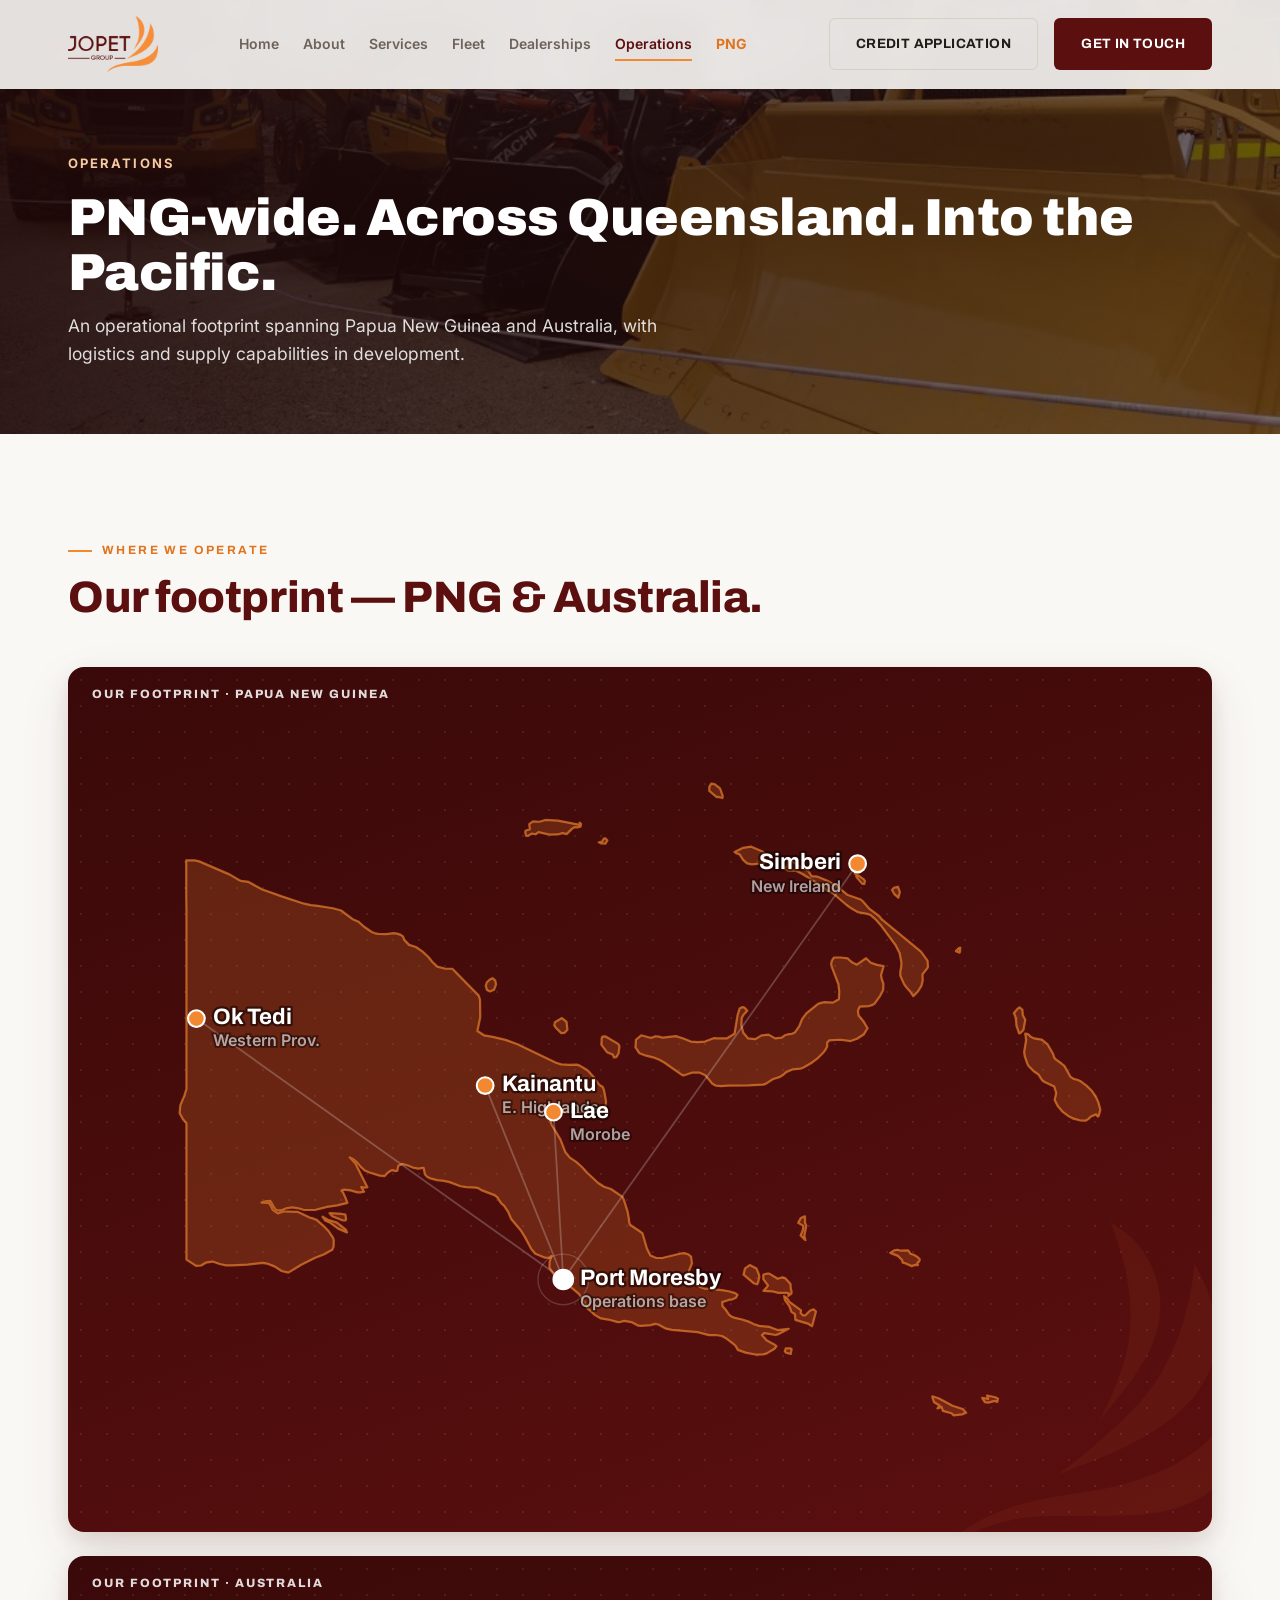
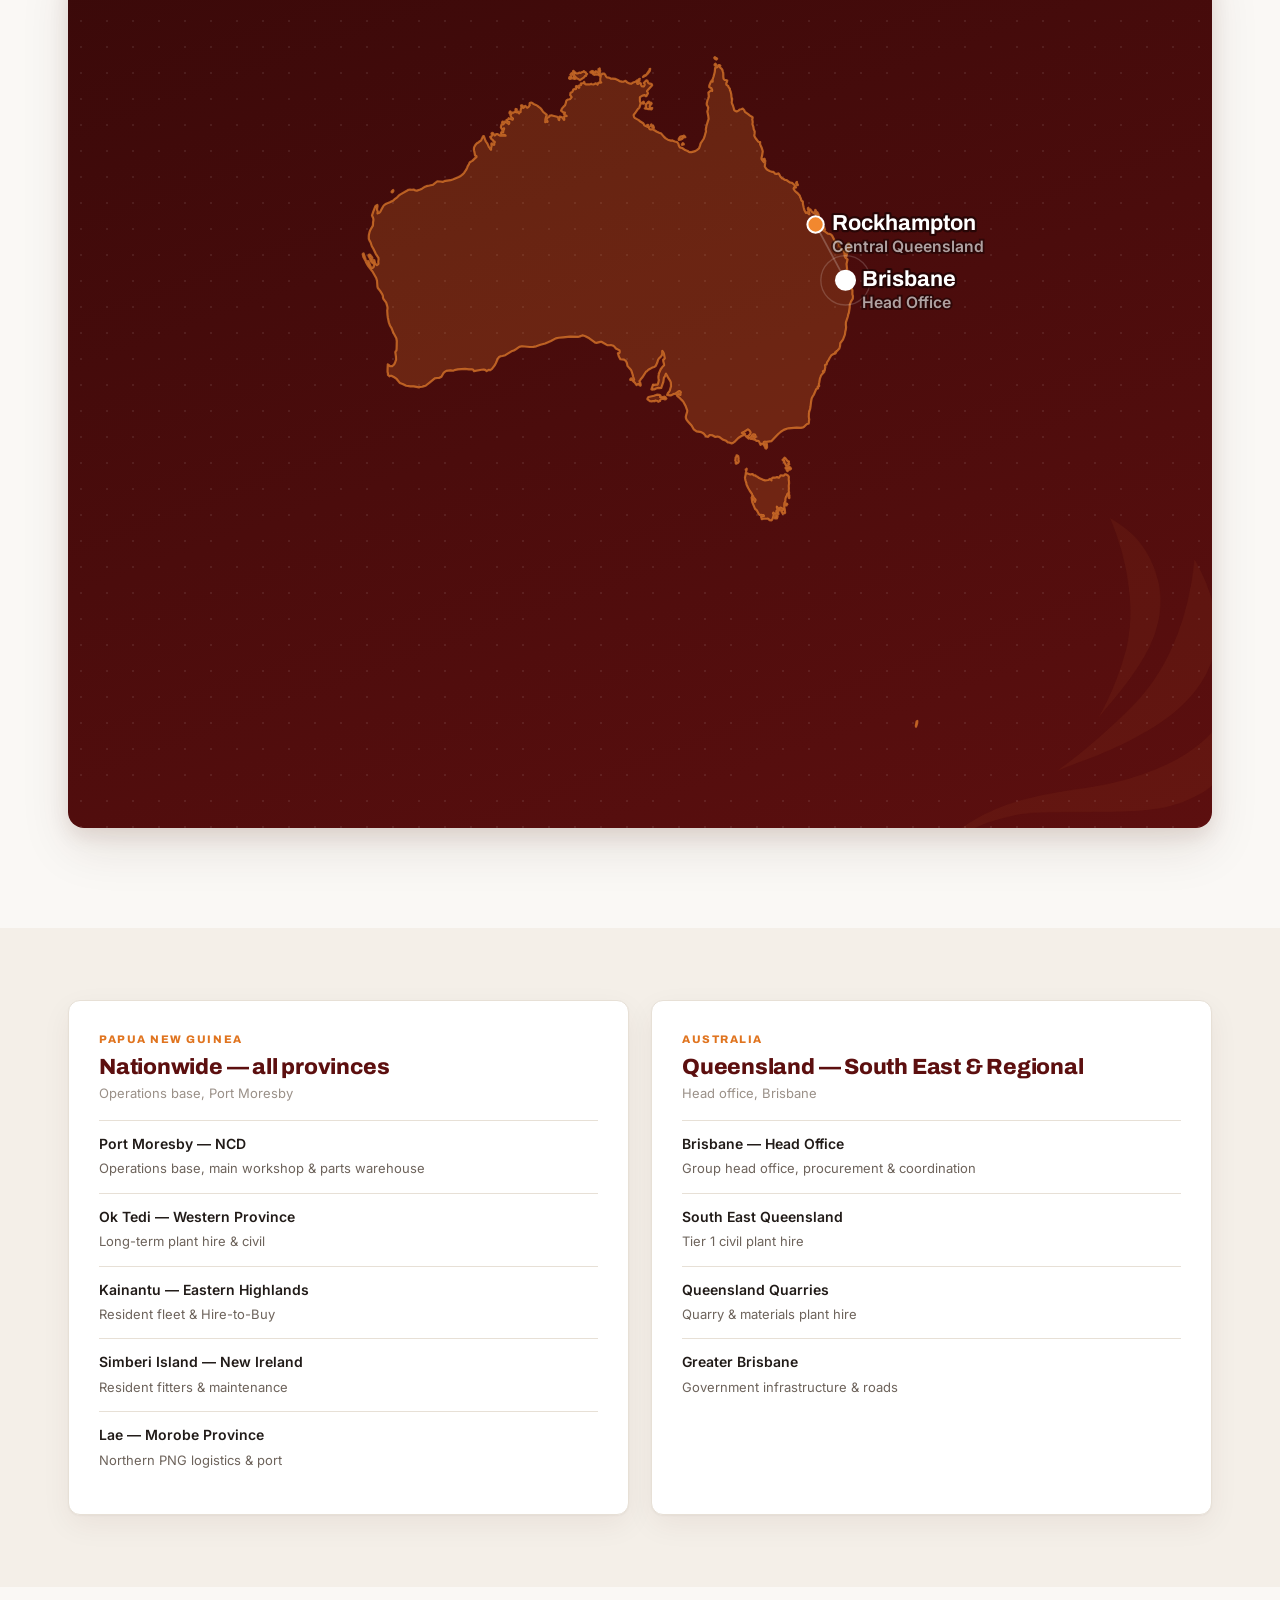
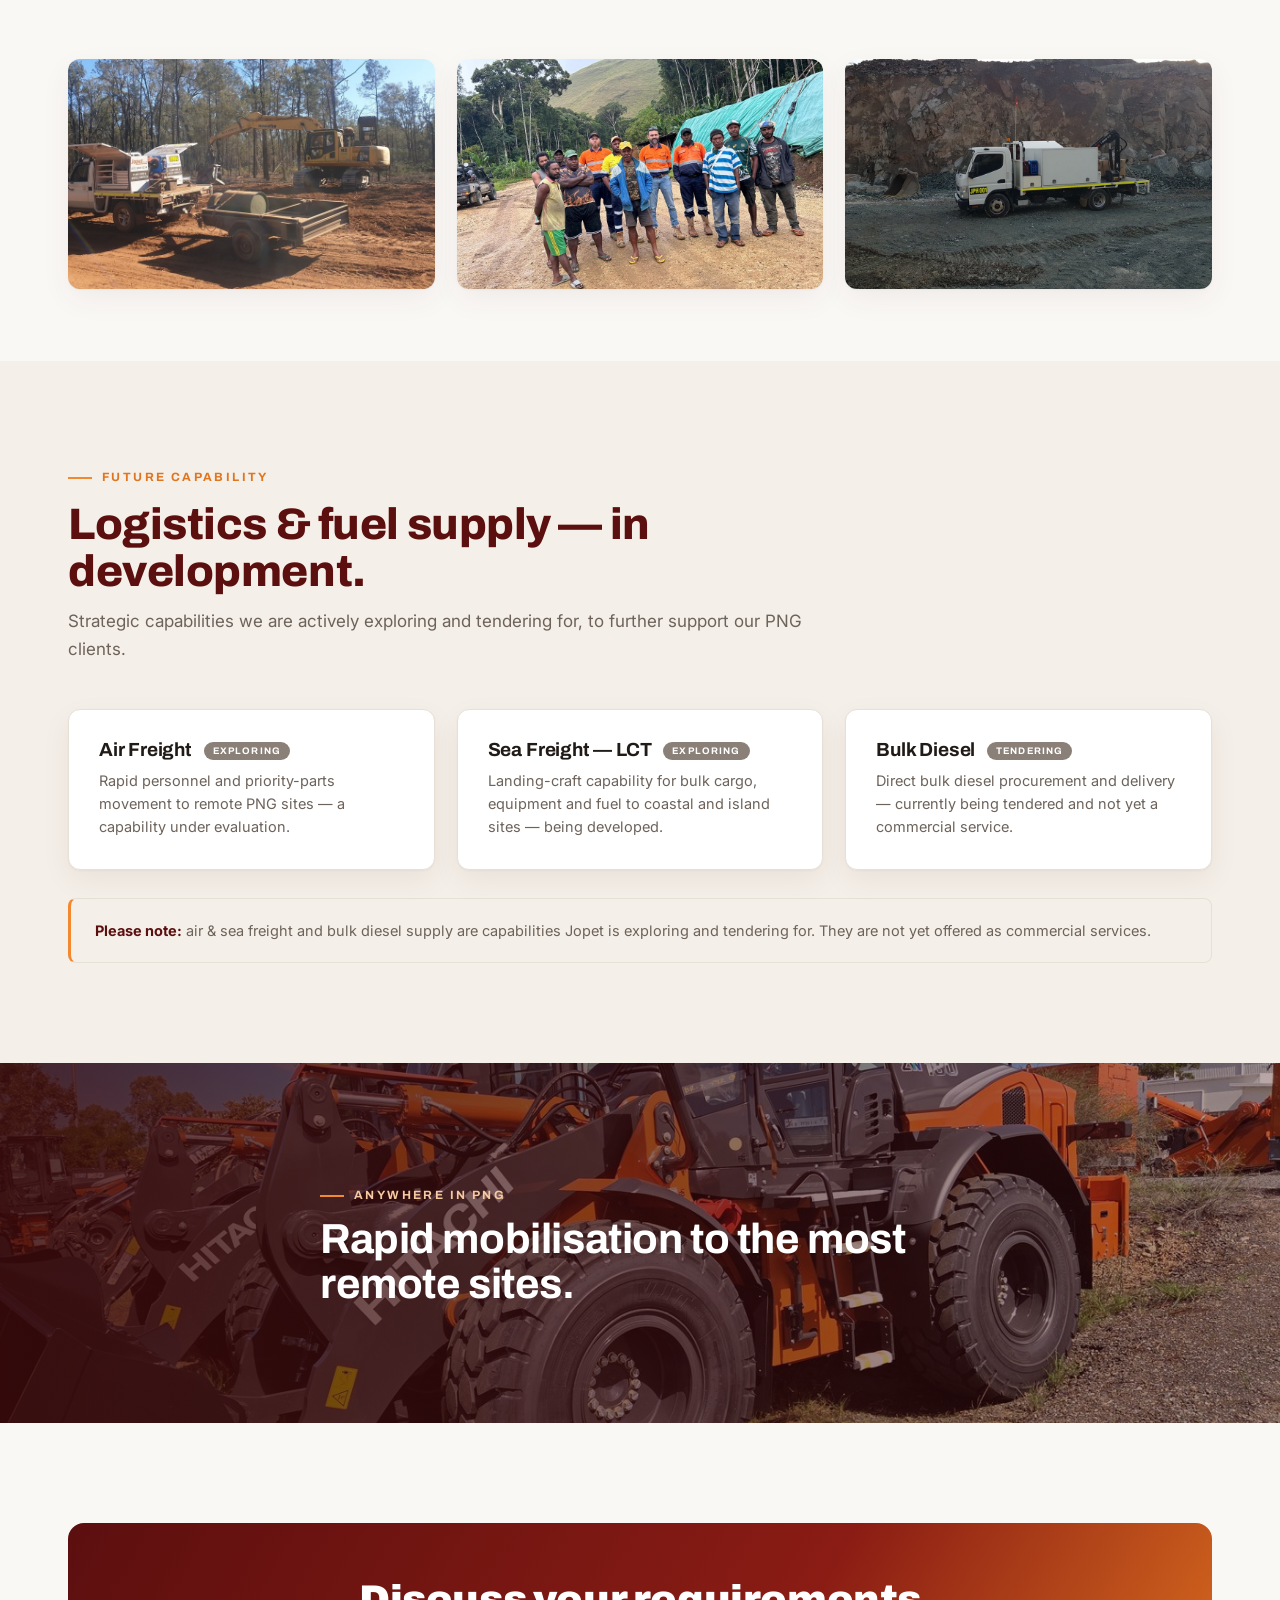
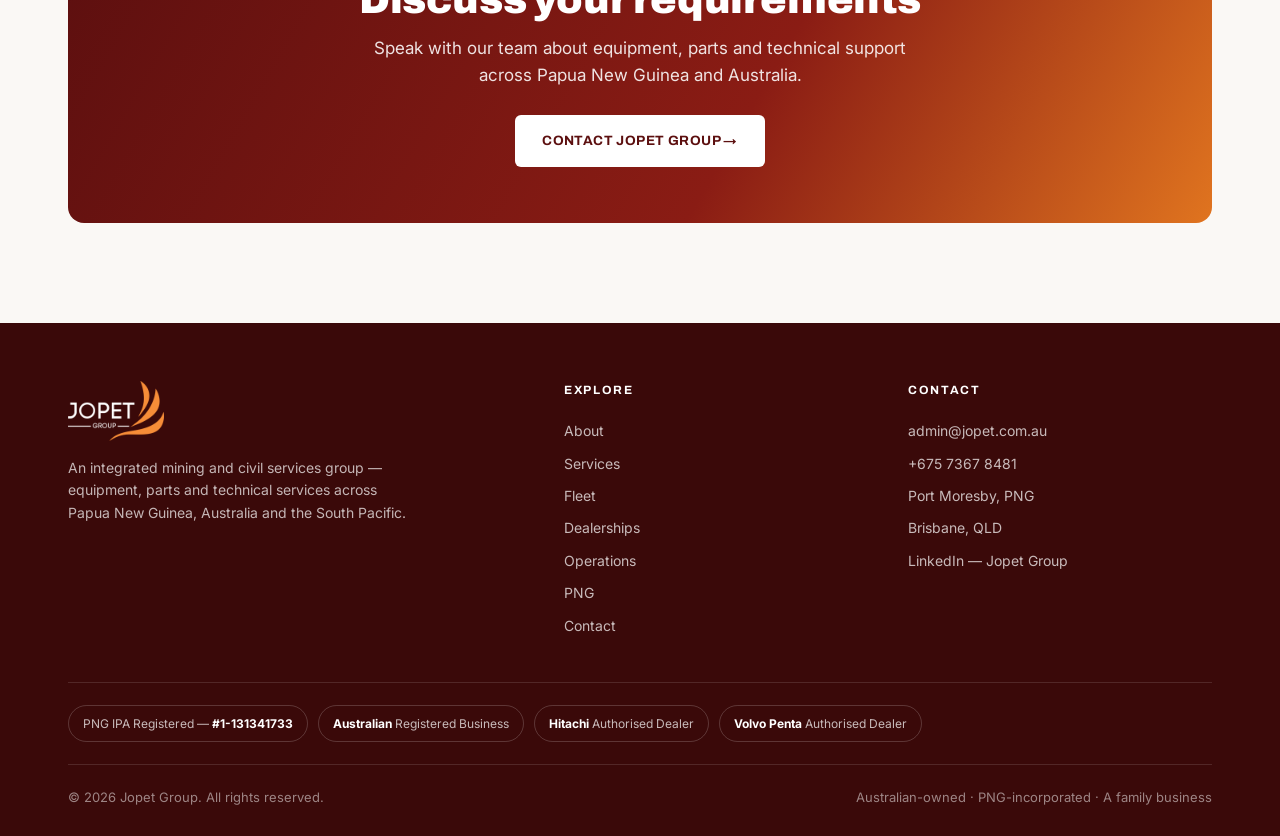
<file: operations.html>
<!DOCTYPE html><html lang="en"><head>
<meta charset="UTF-8"><meta name="viewport" content="width=device-width,initial-scale=1.0">
<title>Operations — Jopet Group</title><meta name="description" content="Operations across PNG and Queensland, with a PNG footprint map and logistics capabilities in development.">
<noscript><style>.reveal{opacity:1!important;transform:none!important}</style></noscript>
<link rel="preconnect" href="https://fonts.googleapis.com"><link rel="preconnect" href="https://fonts.gstatic.com" crossorigin>
<link href="https://fonts.googleapis.com/css2?family=Archivo:wght@500;600;700;800;900&family=Inter:wght@400;500;600;700&display=swap" rel="stylesheet">
<link rel="stylesheet" href="styles.css"><link rel="icon" href="assets/wing-orange.png">
</head><body class=""><header id="hdr"><div class="container nav">
<a class="brand" href="index.html"><img src="assets/logo-group.png" alt="Jopet"></a>
<nav class="navlinks" id="navlinks"><a href="index.html" class="">Home</a><a href="about.html" class="">About</a><a href="services.html" class="">Services</a><a href="fleet.html" class="">Fleet</a><a href="dealerships.html" class="">Dealerships</a><a href="operations.html" class="active">Operations</a><a href="png.html" class="png-link">PNG</a></nav>
<div class="nav-cta"><a href="credit-application.html" class="btn btn-ghost">Credit Application</a><a href="contact.html" class="btn btn-primary">Get in touch</a>
<button class="hamb" id="hamb"><span></span><span></span><span></span></button></div>
</div></header>
<section class="pagehead photo" style="background-image:url('assets/tl-08.jpg')"><div class="container reveal">
<span class="crumb">Operations</span><h1>PNG-wide. Across Queensland. Into the Pacific.</h1>
<p>An operational footprint spanning Papua New Guinea and Australia, with logistics and supply capabilities in development.</p>
</div></section>
<section class="pad"><div class="container">
<div class="sec-head reveal"><span class="eyebrow">Where We Operate</span><h2>Our footprint — PNG &amp; Australia.</h2></div>
<div class="pngmap reveal"><div class="mdots"></div><img class="wm" src="assets/wing-orange.png" alt=""><div class="cap">Our Footprint · Papua New Guinea</div><svg viewBox="0 0 800 600" role="img" aria-label="Map of Papua New Guinea showing Jopet locations"><path class="land" d="M599.196,222.568L595.891,225.92L593.845,222.797L591.326,220.055L589.28,217.313L586.604,211.298L586.604,208.253L587.233,205.055L587.391,201.782L586.132,195.161L583.141,189.225L572.437,174.847L569.132,171.12L565.354,167.774L562.836,166.938L557.956,166.101L555.752,165.493L551.66,163.136L547.882,160.398L538.438,152.34L533.558,150.059L530.882,147.247L516.086,138.126L511.836,135.999L506.485,135.999L502.077,134.175L505.54,133.035L506.327,129.995L505.54,126.88L512.938,131.971L520.808,136.379L523.012,139.95L526.947,140.178L534.031,143.066L538.753,145.727L543.317,148.767L548.512,153.176L558.271,156.597L559.688,157.889L564.725,163.592L571.336,168.459L573.539,171.12L601.4,194.019L606.122,200.488L606.437,204.903L605.492,206.578L602.502,210.308L602.659,214.724L601.715,218.608ZM553.234,202.391L555.438,203.304L562.049,198.737L565.512,201.934L569.919,203.457L574.641,204.37L572.752,210.917L573.382,213.963L574.484,217.009L574.326,221.502L572.28,225.463L568.187,231.253L566.299,232.395L564.252,233.005L557.484,233.462L556.225,236.51L556.697,239.787L560.317,244.131L563.15,248.934L560.317,253.432L555.595,256.482L551.03,258.084L543.632,257.169L535.762,257.55L534.188,259.228L534.188,262.05L533.086,264.186L531.669,266.093L527.734,270.136L523.17,273.646L517.188,277.08L515.142,277.844L509.633,278.378L504.753,280.362L502.707,282.271L500.346,283.798L495.151,285.477L490.114,288.761L488.226,289.371L477.837,289.906L462.883,290.059L458.476,290.44L454.226,289.982L451.865,288.684L446.828,282.653L442.421,280.668L437.699,280.668L431.245,282.805L429.986,282.347L417.393,273.494L413.458,271.357L409.366,269.755L404.329,268.61L399.606,266.856L396.773,262.66L397.088,257.169L400.866,253.966L406.69,255.567L408.893,255.567L411.097,254.652L413.616,254.957L416.291,255.72L425.736,254.576L431.088,256.254L436.439,258.465L441.476,258.923L446.513,258.465L453.282,255.948L455.485,256.254L462.096,256.254L467.763,252.898L469.967,239.406L471.383,234.834L473.43,233.767L474.846,234.072L476.892,236.358L474.217,239.253L472.957,241.464L472.642,246.875L474.059,252.136L477.522,256.254L482.559,256.787L487.124,254.042L492.161,253.508L496.883,256.177L501.605,255.72L503.809,253.966L506.327,253.203L508.846,252.898L511.049,251.907L514.197,247.333L516.244,242.226L519.234,238.263L527.42,231.557L529.781,230.719L532.456,230.262L538.28,230.567L542.53,228.129L542.845,222.797L542.216,217.313L537.336,204.598L537.021,202.543L537.651,200.26L539.067,198.205L543.947,198.205L548.984,198.89L551.03,200.869ZM74.88,414.769L74.88,414.154L74.88,405.162L74.88,396.176L74.88,387.194L74.88,378.217L74.88,369.245L74.88,360.277L74.88,351.314L74.88,342.355L74.88,333.4L74.88,324.373L74.88,317.031L72.361,314.126L70,309.769L70.472,304.114L73.463,297.085L74.88,292.426L74.88,288.608L74.88,279.676L74.88,270.747L74.88,261.821L74.88,252.898L74.88,243.903L74.88,234.986L74.88,226.072L74.88,217.161L74.88,208.253L74.88,199.346L74.88,190.443L74.88,181.541L74.88,172.642L74.88,163.744L74.722,154.772L74.722,145.879L74.722,136.986L74.722,131.667L74.722,128.704L74.722,128.552L76.139,128.552L80.546,128.628L84.009,129.312L106.046,138.81L112.499,142.61L114.703,143.522L116.907,143.598L119.11,143.978L128.87,149.299L143.666,154.544L159.249,159.638L164.128,160.703L169.008,161.159L179.869,162.908L185.693,164.504L194.035,170.74L198.285,172.642L202.22,176.14L207.73,179.944L210.091,180.856L212.452,181.313L217.961,181.465L223.47,180.78L225.831,181.085L228.035,181.769L230.081,183.062L231.026,185.573L234.488,189.149L239.368,190.671L243.933,193.867L248.183,197.672L251.173,201.478L254.636,204.751L259.988,206.121L265.497,206.273L284.386,225.539L285.33,228.51L285.488,241.083L283.441,250.916L288.164,253.966L294.46,255.11L303.589,257.245L312.247,260.372L339.793,273.646L343.57,274.791L349.079,275.249L354.746,275.02L356.792,275.707L360.885,278.149L363.088,279.676L366.866,284.027L370.172,288.684L371.588,289.982L373.32,291.051L374.264,293.572L375.681,301.44L375.209,306.33L373.792,308.164L369.385,309.005L353.802,309.846L343.57,308.928L336.33,313.897L336.015,316.038L336.644,318.102L342.941,328.58L346.561,337.839L349.709,341.666L354.274,344.728L358.366,348.404L362.144,352.54L370.014,359.818L374.264,362.576L379.144,364.186L387.486,369.858L388.588,372.389L391.107,380.289L392.051,385.583L392.208,387.808L392.838,389.804L400.079,394.64L401.81,396.022L404.958,406.776L407.477,411.771L411.727,413.616L416.606,413.462L429.986,410.234L431.875,410.157L434.393,410.926L436.597,412.693L437.226,417.537L435.18,422.612L434.55,427.535L437.226,431.537L443.995,434.692L446.513,435.616L458.791,436.617L463.513,437.464L468.235,438.773L469.967,440.005L468.707,442.161L466.346,443.239L463.513,443.701L458.948,445.242L459.106,448.015L461.624,450.943L463.985,454.411L465.874,455.721L468.078,456.569L473.272,457.726L478.466,459.422L481.929,461.118L485.392,462.275L492.948,463.046L498.614,465.283L506.642,464.357L499.716,467.983L497.355,468.832L489.013,467.52L487.439,468.909L490.902,472.767L495.938,475.392L497.827,476.858L496.411,478.634L490.587,482.186L488.068,482.65L483.503,482.958L475.633,481.414L470.124,479.483L468.707,476.858L467.133,475.314L462.254,471.532L458.633,469.526L454.226,468.832L449.504,468.909L441.161,466.749L422.902,465.206L418.653,464.28L413.143,461.272L410.625,460.81L407.792,461.735L400.866,462.352L398.819,462.121L393.782,459.576L388.588,458.651L386.384,459.345L384.181,459.576L377.255,457.726L371.903,456.955L367.496,454.411L365.135,452.099L362.459,449.941L359.94,444.548L356.163,439.389L351.283,435.231L341.052,428.382L339.005,426.689L335.07,420.459L335.228,416.306L336.644,412.155L334.441,413.616L331.922,413.385L324.996,410.618L322.163,407.391L317.441,398.48L314.45,393.719L307.524,385.429L305.478,380.519L302.645,376.223L300.756,374.613L299.339,372.772L297.923,370.318L296.034,368.708L286.275,364.952L284.543,363.803L282.654,363.189L275.414,362.806L271.321,362.193L263.451,359.205L259.358,358.285L254.479,357.749L249.757,356.6L247.396,355.45L245.822,353.535L244.877,349.016L240.942,349.552L237.007,348.787L233.229,347.179L229.451,346.183L226.776,347.561L225.989,351.161L224.729,351.314L222.526,350.625L221.424,351.008L218.905,352.693L217.016,354.914L213.396,354.608L205.998,352.31L202.693,350.931L199.859,348.327L197.498,345.417L194.98,343.197L191.989,341.513L195.767,345.417L204.581,362.883L202.378,363.189L200.174,362.73L202.22,366.102L199.859,366.562L197.498,366.562L192.461,365.106L187.582,364.646L186.008,365.336L187.109,366.562L188.841,370.318L190.258,374.152L183.017,375.916L175.776,376.99L167.591,379.061L159.249,379.215L154.999,377.987L150.591,377.297L146.499,377.987L142.564,379.521L139.258,379.291L137.055,376.53L136.11,374.459L134.851,372.695L131.703,373.002L128.712,373.922L133.907,374.076L135.481,376.377L136.74,379.138L140.36,381.593L144.925,380.135L154.527,380.519L163.971,384.892L166.175,385.429L168.221,386.273L173.1,390.571L176.878,394.487L179.869,399.017L180.498,400.784L180.341,405.47L179.397,407.775L173.258,411.079L166.804,413.616L157.202,418.459L147.916,424.074L143.036,422.92L138.629,419.997L137.055,419.228L132.49,417.614L129.657,417.075L118.796,418.306L107.777,418.921L103.055,418.844L98.648,417.921L93.611,416.153L88.731,416.998L85.426,418.998L81.805,419.305ZM383.079,269.602L381.347,269.907L380.56,267.924L376.468,266.169L372.375,260.829L372.533,256.177L373.005,254.881L375.366,254.805L384.338,260.143L385.283,261.821L384.653,266.856ZM295.404,221.274L292.414,222.568L290.367,221.578L289.423,218.684L290.21,215.943L292.728,213.734L294.302,213.049L296.191,214.572L296.821,217.466ZM586.289,151.428L585.187,155.305L582.511,153.024L580.622,149.831L581.882,148.311L584.872,147.475ZM561.262,143.294L560.789,145.499L559.373,145.423L555.595,141.09L554.965,139.95L555.752,138.886L560.16,142.002ZM459.263,82.295L459.106,83.89L455.958,83.055L455.013,83.282L449.661,78.726L449.661,75.917L451.078,73.563L453.439,73.943L457.374,76.904ZM516.716,454.719L518.605,454.719L521.753,451.405L524.429,450.403L526.16,451.945L523.327,462.506L520.808,460.887L511.364,457.957L511.049,453.794L508.688,452.407L507.114,448.323L503.966,443.855L503.337,440.929L505.225,442.161L507.114,445.088L515.457,451.174L515.142,453.101ZM484.605,431.383L483.976,432.46L481.457,431.691L474.217,425.535L475.318,420.997L478.624,418.69L483.503,421.228L485.078,424.997L485.55,427.074ZM517.818,397.712L518.605,400.861L515.142,397.481L516.716,393.642L517.031,391.569L516.873,390.418L513.41,388.422L515.142,385.199L517.188,384.125L518.29,383.818L518.29,388.345L519.234,390.418ZM656.649,514.431L656.02,516.831L654.446,516.057L649.723,517.295L647.205,516.986L645.788,514.818L645.316,513.811L649.566,514.585L648.779,512.186L654.76,513.424ZM188.998,386.58L187.109,386.734L179.397,383.741L177.508,381.516L186.48,382.053L188.841,382.59L189.313,385.659ZM345.931,252.212L343.57,252.441L339.478,248.324L338.533,246.723L339.005,244.589L344.042,241.616L347.348,244.284L347.978,250.001ZM341.209,100.065L355.848,102.951L356.792,102.875L356.635,101.888L356.792,101.584L357.737,102.344L357.422,104.394L355.061,104.926L353.015,104.698L351.44,105.837L347.348,109.787L344.515,109.103L341.052,110.015L335.07,110.091L327.2,108.344L325.154,109.863L322.321,109.407L319.645,111.078L318.385,111.002L317.756,108.572L317.913,107.356L321.061,106.293L320.589,102.571L323.265,100.673L327.83,100.9L332.08,99.609ZM488.54,130.831L479.883,131.439L476.735,130.755L473.902,128.248L471.383,124.297L468.865,123.385L467.763,122.549L473.902,119.587L479.411,118.675L488.226,122.397L489.17,124.297L489.17,125.513L489.013,129.54ZM492.633,424.843L498.772,428.536L502.077,427.458L503.966,427.997L507.901,432.229L508.059,435.308L508.688,437.926L508.531,439.081L506.327,440.698L506.485,438.85L504.911,438.542L499.087,438.619L494.679,437.464L488.54,437.156L491.059,434.384L491.689,433.307L488.383,428.766L488.383,426.612L488.54,425.458L491.216,424.843ZM584.558,407.698L587.076,408.39L592.27,408.082L594.002,410.618L596.52,411.464L598.567,412.617L600.456,414.308L600.456,415.307L599.983,416.23L598.881,416.998L599.196,418.767L597.307,418.536L594.789,419.459L590.067,417.383L588.335,416.922L587.863,415.076L584.872,412.079L579.363,409.927L582.197,408.159ZM624.066,519.541L631.307,521.865L633.825,524.499L631.15,525.662L624.853,526.437L623.279,524.887L617.14,523.26L616.196,520.393L613.205,521.4L614.779,519.309L610.844,517.063L609.742,513.966L609.585,512.727L613.992,514.198ZM189.156,393.335L189.943,395.254L183.647,392.567L177.508,388.115L174.517,386.964L172.471,384.048L176.249,386.197L182.702,388.269ZM376.625,114.269L375.209,116.548L371.903,116.32L370.487,115.636L372.848,115.18L373.792,113.281L374.894,112.674ZM554.965,138.202L554.021,138.202L553.864,134.707L554.493,132.883L557.012,134.099L557.326,137.29ZM508.688,478.943L508.059,482.418L504.596,481.414L503.809,480.642L504.438,478.48L507.586,478.402ZM629.418,193.791L629.103,194.78L626.427,193.639L628.631,191.356L629.575,191.203ZM730,307.4L728.898,311.527L728.111,312.215L727.009,310.686L723.232,312.215L721.5,313.897L719.454,315.197L715.047,314.891L710.797,313.744L706.704,311.604L703.084,308.928L699.463,304.725L697.26,300.37L698.362,295.328L696.945,290.746L690.019,287.462L688.445,286.393L685.454,281.889L682.464,279.905L678.528,275.936L677.584,274.18L675.853,269.144L675.38,266.093L676.797,257.245L676.167,252.822L678.056,253.203L680.103,254.957L682.464,256.177L687.973,257.016L692.223,260.524L696.158,267.39L696.788,269.678L698.047,271.281L702.139,274.18L704.343,276.088L708.435,283.569L710.797,285.172L713.472,285.859L715.991,286.928L720.241,290.211L724.019,293.954L726.694,297.849L728.583,302.051ZM672.705,252.288L671.76,252.593L669.871,247.104L669.556,242.988L668.927,239.939L667.982,238.11L670.816,234.834L672.075,233.919L674.121,235.672L674.436,239.558L676.167,242.836L674.908,250.077Z"/><g class="conn"><line x1="345" y1="429" x2="82" y2="242"/><line x1="345" y1="429" x2="289" y2="290"/><line x1="345" y1="429" x2="338" y2="309"/><line x1="345" y1="429" x2="556" y2="131"/></g><circle cx="345" cy="429" r="7" fill="none" stroke="#fff"><animate attributeName="r" values="7;22" dur="2.4s" repeatCount="indefinite"/><animate attributeName="stroke-opacity" values=".65;0" dur="2.4s" repeatCount="indefinite"/></circle><circle class="pin " cx="82" cy="242" r="6"/><text class="lbl" x="94" y="246" >Ok Tedi</text><text class="sub" x="94" y="262" >Western Prov.</text><circle class="pin " cx="289" cy="290" r="6"/><text class="lbl" x="301" y="294" >Kainantu</text><text class="sub" x="301" y="310" >E. Highlands</text><circle class="pin " cx="338" cy="309" r="6"/><text class="lbl" x="350" y="313" >Lae</text><text class="sub" x="350" y="329" >Morobe</text><circle class="pin " cx="556" cy="131" r="6"/><text class="lbl" x="544" y="135" text-anchor="end">Simberi</text><text class="sub" x="544" y="151" text-anchor="end">New Ireland</text><circle class="pin hq" cx="345" cy="429" r="7"/><text class="lbl" x="357" y="433" >Port Moresby</text><text class="sub" x="357" y="449" >Operations base</text></svg></div>
<div class="pngmap reveal" style="margin-top:24px"><div class="mdots"></div><img class="wm" src="assets/wing-orange.png" alt=""><div class="cap">Our Footprint · Australia</div><svg viewBox="0 0 820 620" role="img" aria-label="Map of Australia showing Jopet locations"><path class="land" d="M474.119,81.155L473.896,82.239L473.45,83.103L473.418,83.606L473.514,84.314L474.215,84.833L474.788,85.163L475.107,86.075L476.095,87.35L476.063,88.232L476.573,89.319L477.082,91.479L477.21,93.389L477.72,94.652L477.401,97.371L477.752,98.478L478.229,99.396L478.803,101.234L479.217,102.914L479.822,103.39L481.033,103.961L482.339,103.326L483.232,102.486L484.219,102.28L485.589,101.836L486.577,102.962L487.119,104.231L489.476,105.882L490.814,106.962L491.834,107.55L492.79,108.345L492.694,109.14L492.471,109.761L492.694,110.732L492.822,111.862L492.63,113.233L493.331,115.306L493.554,116.951L494.287,118.565L494.223,120.228L494.096,120.869L494,121.797L494.574,122.951L495.116,123.816L495.88,124.747L496.932,126.175L497.664,126.448L498.302,126.48L498.206,127.926L499.512,130.805L500.213,133.173L499.735,136.352L499.289,138.195L499.385,139.1L501.073,141.319L502.029,141.724L501.838,142.777L501.711,144.416L502.475,145.683L503.336,146.626L504.291,147.195L505.215,147.65L506.426,148.106L507.955,148.301L508.752,149.017L509.166,149.587L510.409,149.783L510.95,149.669L511.651,149.441L512.097,149.831L512.448,150.337L513.117,151.739L514.519,153.126L515.474,153.354L516.048,154.057L516.813,154.236L517.514,154.334L518.469,154.874L520.031,156.1L521.464,156.313L522.101,156.656L523.503,158.015L524.045,158.736L524.618,159.818L523.918,159.917L523.248,159.703L522.834,160.753L523.758,162.231L524.873,163.266L526.18,164.368L527.454,165.916L527.773,167.102L528.123,167.58L528.537,169.247L529.652,170.221L529.716,172.007L530.29,174.474L530.895,176.713L531.341,177.377L531.883,178.457L532.456,178.324L532.902,177.975L533.794,179.039L534.272,179.505L534.527,179.239L533.985,177.195L534.336,175.999L534.655,175.85L535.164,175.817L535.738,176.779L536.566,177.809L538.064,178.723L539.274,179.588L539.625,179.555L539.497,178.889L539.529,177.909L540.007,177.759L540.453,178.241L541.25,179.754L541.409,182.886L541.409,185.524L541.951,188.234L542.715,188.955L543.225,189.625L544.117,190.531L544.691,191.387L545.423,191.773L547.781,193.588L548.418,193.807L549.438,193.841L550.712,194.665L551.318,195.423L552.688,198.273L553.325,199.269L554.695,200.267L555.3,200.588L556.224,201.265L556.543,202.264L556.638,202.84L557.18,203.908L557.976,205.181L559.187,205.877L560.27,207.424L560.334,209.945L560.908,211.19L561.29,211.736L562.15,212.249L562.501,212.659L561.768,215.996L562.469,222.717L562.086,224.822L562.787,226.914L564.444,230.554L564.826,231.84L565.05,233.354L566.133,235.288L566.069,238.239L566.483,239.639L566.388,241.479L565.113,243.446L564.126,245.891L564.094,247.972L563.456,252.005L563.01,253.104L562.692,254.791L561.322,258.886L561.258,260.493L561.449,262.425L561.226,264.271L560.876,265.546L560.557,267.884L559.155,271.528L557.148,274.243L557.021,276.312L556.766,277.221L556.352,278.348L555.109,279.605L554.376,280.134L554.089,280.864L553.389,280.864L553.389,281.101L553.866,281.32L553.643,281.704L551.796,282.362L550.521,283.222L549.247,285.292L548.705,286.393L548.036,287.44L547.622,287.936L547.431,288.451L547.176,289.777L546.507,290.017L545.933,290.404L546.188,291.659L545.901,293.101L545.806,294.081L545.487,294.711L545.137,294.489L544.818,294.581L544.436,294.934L545.041,295.026L545.392,295.193L544.149,296.603L543.002,298.053L542.683,299.001L542.205,300.212L541.759,302.901L541.409,304.454L541.664,305.541L541.6,305.748L541.345,305.823L541.186,305.691L540.644,306.067L540.517,306.442L540.74,306.911L540.867,307.062L540.804,307.287L540.612,307.532L540.103,307.532L539.497,307.926L537.809,311.941L537.076,313.019L536.216,314.666L535.897,316.164L535.642,317.798L535.324,320.561L535.037,322.528L534.368,324.424L534.145,325.786L534.049,328.381L534.368,330.367L534.145,331.41L534.145,332.416L533.89,333.365L532.807,333.578L531.915,334.353L530.64,335.615L529.907,336.081L528.282,336.431L525.128,336.276L519.107,336.743L517.928,337.034L515.697,337.91L513.531,339.275L511.428,341.111L506.681,346.133L502.953,346.684L502.252,346.684L501.679,346.546L501.01,346.861L501.01,347.492L501.615,348.142L502.061,348.754L502.858,347.906L503.208,348.142L503.336,349.702L503.367,350.691L503.113,351.225L502.635,351.622L502.093,351.364L502.029,350.829L501.328,349.544L500.5,348.419L499.703,348.064L499.257,348.438L498.525,348.833L497.887,347.413L497.25,346.172L496.358,346.035L495.593,346.054L494.988,345.523L493.746,344.678L494,344.03L494.319,343.344L495.02,343.089L494.829,342.148L494.446,341.385L493.491,341.19L492.822,341.326L492.439,341.913L491.929,342.971L489.89,344.285L488.871,343.559L487.724,342.481L488.297,342.56L489.444,342.521L490.4,341.561L490.814,340.955L491.292,339.665L490.687,338.768L490.113,338.105L489.285,337.521L486.163,339.509L485.494,339.802L484.888,340.193L485.972,340.525L486.609,340.427L487.278,341.014L486.195,341.835L485.366,342.07L484.283,342.56L482.276,343.854L479.727,346.527L478.612,347.295L477.305,347.925L475.521,347.196L474.534,347.039L473.259,345.936L471.125,345.189L469.117,343.736L467.715,342.991L466.728,342.834L465.358,343.148L463.032,341.835L461.248,341.698L460.101,343.01L459.177,342.912L458.603,342.736L456.724,340.584L454.939,339.509L451.53,338.963L449.427,337.482L447.866,334.644L444.871,331.391L444.075,330.213L443.693,329.056L443.661,328.15L444.075,326.419L444.617,324.711L444.712,323.753L443.597,320.561L442.004,317.532L441.271,316.601L439.296,314.59L437.48,313.094L437.002,312.3L436.874,311.903L437.735,312.092L438.117,311.488L438.722,311.28L439.168,312.092L439.71,312.243L439.71,310.884L440.029,310.224L439.806,309.941L439.646,309.677L438.85,309.376L437.958,309.828L437.289,310.412L436.396,310.903L436.046,311.431L435.122,311.45L434.74,311.582L432.892,312.584L431.745,312.602L429.929,312.262L430.502,310.884L431.235,310.073L431.84,309.131L432.796,305.879L432.637,303.051L432.159,301.91L430.63,299.579L429.929,298.164L429.069,296.677L428.654,297.532L428.399,298.443L427.571,299.746L427.157,302.677L425.564,307.156L424.449,307.212L423.493,307.024L421.836,307.55L420.721,308.171L419.702,308.171L419.128,308.359L418.395,308.208L419.574,304.698L420.562,304.792L421.677,304.66L422.155,304.717L422.888,304.679L423.461,303.069L423.812,301.276L423.589,300.119L423.493,298.927L423.716,297.569L423.812,296.585L425.182,293.36L426.36,291.714L427.699,290.386L427.539,289.133L427.093,287.569L426.966,286.374L427.603,286.007L428.208,285.255L427.507,281.832L427.061,280.828L426.36,279.824L426.36,281.12L426.424,282.399L425.468,284.027L424.194,285.2L423.366,286.301L422.569,288.801L421.549,290.921L420.594,291.714L419.733,291.881L418.873,292.213L417.535,293.045L416.197,293.767L415.241,294.693L414.413,295.193L411.673,299.467L410.398,300.884L410.143,301.462L409.634,301.948L409.729,302.639L410.143,303.088L410.558,304.998L410.303,305.41L409.857,305.204L408.742,304.136L408.041,304.529L407.467,304.96L406.001,302.994L405.364,302.546L404.6,301.761L403.771,301.089L403.421,300.996L402.815,301.145L402.879,300.623L403.293,300.194L403.644,300.082L404.313,300.716L405.078,301.276L405.524,301.313L405.715,301.089L404.982,298.89L404.504,296.956L404.281,296.399L403.676,294.433L403.389,293.878L402.115,292.509L400.745,290.884L400.394,288.967L399.884,287.734L399.247,286.962L398.259,286.264L395.551,286.007L394.436,284.045L393.767,281.613L394.277,281.448L394.882,281.412L395.105,280.663L394.946,279.496L392.27,278.075L390.995,276.566L389.912,275.93L388.924,275.676L387.586,275.731L385.897,275.676L381.883,273.301L380.927,273.229L378.06,273.971L377.072,273.845L372.707,270.607L369.808,269.055L368.852,268.785L367.609,268.515L366.59,268.893L365.889,269.236L364.423,269.632L358.625,269.38L353.655,269.885L350.309,270.228L348.175,270.661L344.606,272.595L340.369,274.461L336.928,275.35L333.774,276.53L331.671,276.875L328.994,277.021L323.291,276.439L321.348,276.875L318.257,279.059L317.333,279.587L315.581,280.189L311.089,283.02L309.018,283.624L307.68,283.826L306.533,284.412L305.513,285.622L304.079,288.985L303.219,290.57L301.276,293.119L300.033,293.97L298.759,293.859L297.357,294.748L296.146,293.804L295.159,293.637L293.566,293.711L288.022,294.785L287.225,293.526L286.206,293.341L284.294,293.397L281.427,293.027L276.201,293.489L273.684,294.007L272.697,294.47L270.849,294.174L267.695,294.6L266.58,295.304L265.751,295.953L264.126,298.815L262.342,299.765L260.845,299.784L259.22,300.007L255.874,302.77L252.497,305.466L251.35,305.748L250.076,306.198L248.419,306.423L247.591,306.667L243.704,305.973L241.25,305.898L238.16,305.485L235.516,304.155L233.476,303.406L231.151,300.511L229.749,299.43L227.2,298.127L226.467,298.164L225.862,298.518L224.81,297.606L224.779,296.417L224.492,295.416L224.524,292.786L224.683,289.704L225.607,290.404L226.34,291.068L227.901,291.031L229.303,289.888L230.099,288.194L230.768,286.301L230.673,284.284L230.195,280.755L230.513,280.007L230.991,279.715L231.151,277.966L231.278,272.595L230.928,270.589L228.761,266.517L227.327,262.981L226.308,261.405L225.416,258.851L224.683,255.324L224.46,253.548L224.237,250.27L224.492,248.414L224.364,247.337L223.472,244.395L221.433,241.655L221.115,240.638L221.115,239.569L220.637,238.326L219.012,235.828L217.355,233.684L217.068,232.64L216.75,228.317L216.144,226.343L213.309,221.39L209.995,217.128L209.071,215.379L208.657,214.797L208.912,214.728L209.262,214.951L209.677,215.379L209.9,215.413L210.091,215.054L210.059,214.249L210.186,213.804L210.473,214.044L210.824,214.951L211.875,217.316L212.194,218.518L213.532,218.879L213.946,218.57L214.424,217.951L214.583,216.287L213.914,215.533L213.277,215.208L212.257,213.975L211.588,212.01L210.537,210.184L210.537,209.536L211.015,209.059L211.811,209.314L212.544,210.371L213.341,211.344L213.213,213.052L213.086,213.514L213.149,213.907L213.436,214.283L213.818,214.574L214.233,214.147L214.583,213.155L214.806,213.274L215.38,215.55L215.826,216.167L216.686,216.888L217.451,216.339L217.801,215.859L217.674,214.249L217.897,212.693L217.769,211.549L215.826,208.531L214.041,204.824L212.958,202.976L212.066,200.199L211.493,199.253L210.728,197.699L210.696,195.945L210.76,194.749L211.365,192.21L211.939,190.883L213.723,187.849L213.818,186.544L213.818,185.558L214.073,184.054L214.073,183.003L213.818,182.019L213.086,180.354L214.073,177.41L215.507,173.662L216.081,173.115L216.973,172.602L217.132,173.38L216.718,175.983L217.323,177.327L217.132,178.856L217.705,178.607L218.566,178.308L219.235,177.51L219.585,176.746L221.21,173.695L222.166,172.553L223.472,171.725L226.18,170.717L228.761,169.395L230.004,168.124L231.565,167.036L232.648,165.833L233.668,165.027L238.956,162.018L239.849,161.459L240.996,161.393L242.397,161.492L243.672,161.328L245.042,162.018L246.03,162.1L248.483,161.344L249.789,160.688L252.051,159.228L253.039,158.818L255.333,158.359L257.945,157.753L261.068,155.233L263.298,155.397L265.305,155.642L266.93,154.89L270.721,154.432L272.824,153.795L276.775,152.13L277.826,151.559L279.419,150.369L280.821,148.887L282.191,146.886L283.052,145.098L283.402,144.173L284.23,142.713L284.772,141.562L285.218,141.011L286.747,140.233L289.009,138.049L289.742,137.596L289.87,136.902L289.392,136.514L288.786,136.272L288.372,133.963L287.99,132.367L287.958,131.256L288.117,130.193L289.009,128.537L289.615,127.829L290.507,127.01L291.303,126.753L291.972,126.03L293.056,125.324L293.534,124.602L294.203,123.143L294.808,122.037L295.286,122.086L296.178,124.65L296.783,126.014L297.899,127.621L298.918,130L299.778,131.079L300.193,131.787L300.511,132.11L300.607,131.659L300.511,131.127L300.925,129.325L300.734,128.054L300.798,127.556L300.989,127.363L301.403,127.492L302.2,128.199L302.614,128.456L302.901,128.408L302.869,127.251L303.283,126.528L303.124,126.03L302.423,126.063L302.136,125.437L301.563,124.731L300.893,124.217L300.129,123.031L299.874,122.582L300.193,122.358L300.67,122.39L301.085,121.893L301.244,121.221L300.893,120.116L301.276,119.716L301.977,119.828L303.124,121.573L303.633,121.397L304.048,120.692L304.78,120.5L305.545,120.628L306.023,121.125L307.043,121.637L308.381,121.573L309.082,121.701L310.515,121.605L311.216,121.765L311.089,121.493L310.292,121.173L309.432,121.109L308.413,121.141L307.966,120.805L307.807,119.924L308.062,119.284L308.221,119.013L308.89,119.125L309.496,119.093L309.56,118.245L309.783,117.478L310.133,116.855L310.133,116.264L309.751,116.424L308.859,117.798L308.413,116.679L307.775,115.833L307.903,114.604L308.285,113.392L308.859,113.233L309.368,113.424L310.101,112.707L310.515,112.165L310.42,111.719L310.515,111.384L311.025,111.48L313,112.579L313.383,113.153L313.797,112.93L313.924,112.308L313.893,111.687L313.447,111.767L312.427,111.719L312.204,111.369L312.3,111.066L311.822,110.334L312.491,109.872L313.032,109.84L313.447,109.522L313.447,109.092L313.574,108.902L313.893,109.172L314.912,109.283L315.9,109.84L316.378,109.968L316.569,109.665L316.633,109.013L315.39,108.361L315.358,107.725L314.817,106.978L314.817,106.263L315.581,105.644L315.74,105.056L316.218,104.818L317.079,104.818L317.684,104.31L318.353,104.135L318.544,103.025L318.512,102.264L318.799,102.074L319.468,102.391L319.277,103.263L319.277,104.104L319.086,104.564L319.341,104.532L319.5,104.342L319.787,103.786L320.488,104.009L320.679,104.596L320.774,105.183L321.125,105.374L321.603,104.485L322.272,104.247L322.24,103.12L322.495,102.311L322.559,101.709L322.973,101.408L323.068,100.774L322.75,100.331L322.559,99.523L323.132,99.349L323.706,99.745L324.12,100.758L324.375,101.218L324.725,100.964L324.948,100.299L325.649,99.903L326.35,100.442L327.115,101.202L328.102,100.537L328.994,99.317L328.835,98.573L328.963,97.798L330.078,97.387L331.002,97.687L331.798,98.51L333.519,99.127L334.984,100.014L335.621,100.584L336.896,101.503L337.692,102.454L338.776,104.151L341.388,106.231L341.548,106.597L341.197,107.28L340.878,108.17L340.496,109.681L340.401,111.894L340.783,111.735L341.165,110.939L341.579,111.098L342.025,111.607L342.089,111.114L341.802,110.827L341.325,109.808L341.325,109.267L341.707,108.822L342.312,108.313L342.949,107.963L343.364,107.677L343.427,107.296L344.001,106.93L344.893,106.803L345.403,106.867L349.162,107.804L350.086,108.758L350.182,109.92L350.532,110.334L350.755,109.602L350.692,108.011L351.01,107.693L351.998,107.932L352.699,108.25L353.655,109.299L353.846,109.808L354.26,110.143L354.387,109.665L354.196,108.981L354.069,108.186L354.26,107.502L355.407,107.455L356.14,107.296L355.789,107.041L355.311,106.946L354.515,106.311L353.973,105.644L354.833,104.977L354.802,104.818L354.005,104.834L352.922,104.199L351.998,103.311L352.699,101.677L354.132,100.077L354.929,99.539L354.993,99.001L355.375,98.02L355.63,97.181L355.694,96.517L356.044,95.837L356.936,95.189L358.115,94.952L358.689,94.7L359.262,94.099L359.772,93.373L358.689,91.953L358.784,91.164L358.975,90.234L360.313,89.556L361.014,87.791L361.492,87.524L362.544,87.571L362.958,87.413L362.894,86.012L362.99,85.462L363.436,85.242L364.009,85.43L364.36,86.044L365.156,86.611L365.443,86.296L365.316,85.682L365.22,84.88L365.953,84.707L366.558,84.66L366.59,84.015L366.494,83.496L366.749,83.276L368.279,83.166L368.693,82.632L368.916,82.176L369.107,82.427L369.362,83.465L370.222,84.062L372.771,84.078L374.205,83.653L374.81,83.905L375.766,84.109L376.785,83.622L377.423,83.244L378.474,83.732L378.824,84.235L379.079,83.15L379.717,82.773L380.354,82.553L381.182,82.742L381.501,82.679L380.768,81.877L380.8,81.155L380.768,80.072L380.895,79.099L381.15,78.392L379.398,76.965L377.646,76.746L376.371,77.044L375.83,76.809L374.683,75.68L373.599,75.257L373.536,74.975L374.842,74.161L375.352,74.302L376.116,75.069L376.562,75.335L376.945,75.273L377.168,74.677L377.518,74.364L378.155,74.552L380.131,75.837L381.214,77.091L381.787,76.762L382.775,76.056L383.699,76.197L384.241,76.62L385.037,78.142L385.674,78.895L387.204,79.099L387.968,79.397L388.765,79.899L389.816,79.852L392.047,80.04L394.117,81.014L394.978,81.626L395.997,81.799L396.571,82.035L397.654,82.113L399.343,81.422L400.107,82.05L400.458,82.49L401.987,83.307L403.676,83.559L404.855,82.726L406.607,82.113L407.818,81.171L408.71,80.715L409.57,79.946L409.888,79.977L409.188,80.7L409.124,81.108L409.665,81.281L409.602,81.5L408.869,82.05L407.945,82.93L407.977,83.465L408.327,83.748L408.742,83.622L409.315,83.182L410.048,82.93L410.653,83.292L410.876,84.549L411.322,85.383L412.278,85.493L412.883,85.493L413.489,84.329L413.17,83.339L412.788,83.119L412.979,82.757L414.508,81.124L415.369,81.171L415.974,82.773L416.962,83.606L417.981,83.543L418.523,83.763L418.969,84.722L415.337,88.673L415.177,89.115L415.655,89.824L415.846,90.659L414.668,92.679L414.222,92.773L413.807,92.221L413.202,91.874L412.628,92.126L412.055,92.268L409.952,93.389L409.952,96.28L410.494,98.004L410.175,99.127L409.57,101.123L408.869,101.868L408.327,102.343L406.511,105.072L405.938,105.723L405.332,106.66L405.524,107.55L405.747,108.17L406.448,108.87L409.092,110.334L410.303,111.353L412.405,112.563L412.883,113.408L413.17,114.094L414.668,114.876L415.751,115.354L416.069,115.227L416.292,115.067L416.547,115.067L416.834,115.163L416.77,115.769L416.675,116.105L416.77,116.536L417.535,117.079L418.746,117.063L419.447,116.935L420.243,117.51L420.944,117.894L422.091,118.661L424.098,119.588L425.659,120.196L427.507,122.438L428.909,123.736L430.47,124.682L432.764,125.34L433.816,125.228L435.536,125.998L437.225,126.352L438.117,127.412L438.404,128.215L438.499,128.842L439.328,130.322L441.048,130.805L443.247,132.287L445.063,132.948L445.509,133.335L446.305,133.802L447.834,133.818L450.511,133.077L451.721,132.319L453.346,131.127L454.079,129.067L454.525,127.412L456.787,124.009L457.424,122.326L457.998,120.084L458.476,118.693L458.317,117.175L458.826,114.429L459.973,110.652L460.388,109.395L460.164,107.518L459.464,104.024L459.782,102.803L460.101,101.123L459.591,99.903L459.081,99.064L459.018,97.877L459.559,95.663L460.037,94.494L460.547,92.978L460.26,90.108L461.343,89.115L461.758,88.61L462.586,88.61L462.968,88.831L463.064,88.264L462.745,87.728L462.618,87.114L462.363,86.799L461.853,86.689L461.439,86.359L460.834,86.012L460.929,84.738L461.981,82.286L462.554,81.343L462.904,81.736L463.351,82.05L463.414,81.343L463.255,80.621L464.051,78.236L464.912,74.991L465.167,72.047L466.568,71.484L467.301,70.749L467.715,69.889L468.512,69.889L469.054,70.264L468.703,70.905L468.576,71.39L470.073,72.626L470.583,73.565L470.806,74.458L471.093,75.304L471.22,76.432L471.22,78.236L471.411,79.946L471.953,80.48L472.431,80.825L473.132,80.872ZM561.736,210.559L561.513,210.832L561.099,210.337L560.844,208.599L561.035,207.595L561.481,206.659L561.577,206.149L561.386,205.096L562.724,203.891L563.042,203.264L563.17,202.45L562.692,201.57L562.31,201.4L562.628,200.91L563.01,200.656L563.297,200.554L563.52,200.639L563.68,202.366L564.221,202.976L564.126,203.823L562.278,208.224L561.768,209.877ZM441.622,123.335L440.953,124.153L440.602,124.041L440.283,124.474L439.646,124.682L439.264,124.682L438.563,124.891L438.436,124.634L438.563,123.816L439.168,122.919L439.742,122.358L441.207,122.102L442.354,121.701L442.482,121.765L443.31,122.807L442.1,122.935ZM416.898,97.94L417.28,98.32L417.694,98.289L418.077,97.45L418.3,97.577L418.459,97.782L418.586,98.146L418.045,98.779L417.79,98.874L417.567,99.238L417.185,100.394L417.216,100.774L417.567,101.17L418.427,101.519L418.841,101.36L419.001,101.408L418.841,101.979L418.491,102.407L417.344,102.216L416.324,102.28L414.668,101.868L413.807,101.82L413.552,101.662L414.062,101.329L414.381,100.885L414.222,99.824L414.349,98.494L415.305,97.845L415.751,97.181L416.388,96.77L416.802,96.817L416.739,97.229ZM361.556,78.659L362.289,78.879L362.607,79.177L362.83,79.507L362.862,79.899L361.938,80.072L360.282,79.491L358.657,79.977L358.179,79.977L357.86,79.632L358.115,78.675L358.72,78.816L359.23,78.471L359.135,77.42L358.848,76.84L359.708,75.774L360.09,75.57L360.473,75.57L360.823,76.323L360.887,77.122L361.301,77.875ZM362.958,75.915L364.137,75.994L365.57,75.32L366.239,75.602L366.526,75.539L367.578,74.897L368.247,74.709L368.725,74.239L369.171,74.756L370.19,75.351L370.541,75.978L370.955,76.276L371.114,76.464L370.477,77.122L370.381,77.828L369.712,77.781L368.916,78.942L365.889,80.888L363.181,79.224L362.002,78.11L361.237,76.558L361.078,75.273L360.759,74.474L360.887,74.255L361.046,74.161L361.269,74.176L362.066,75.053L362.448,75.288ZM208.657,213.531L208.434,213.941L206.714,210.866L206.236,208.769L206.554,208.395L206.873,208.292L207.892,211.19L208.211,211.856L208.211,212.539L208.338,212.744ZM424.704,313.624L426.838,313.889L427.667,313.492L428.686,313.813L429.387,314.874L428.877,315.386L428.399,315.462L426.838,315.026L425.373,315.367L424.959,315.803L424.672,316.772L423.397,317.304L422.824,316.715L421.295,316.297L420.753,316.905L419.67,316.734L418.65,317L417.28,316.848L415.815,315.766L415.369,315.272L415.719,314.381L416.229,313.738L420.243,312.81L422.378,312.035L424.13,312.168L424.608,312.338L425.054,312.735L424.736,313.454ZM494.542,342.638L493.204,343.383L492.726,343.05L492.758,342.481L492.853,342.227L494,342.188ZM493.013,344.168L493.331,344.717L493.395,344.934L492.63,344.501L491.388,344.6L492.153,343.814L492.79,343.971ZM526.02,158.032L525.829,158.13L525.511,158.13L525.096,157.95L525.479,156.738L525.67,157.377L526.052,157.901ZM525.064,156.689L524.873,156.738L524.65,156.64L524.81,156.247L525.033,155.936L525.351,155.707L525.256,156.558ZM544.627,188.553L544.945,188.804L545.2,188.77L545.455,188.921L545.36,189.558L545.774,190.263L545.965,190.766L545.646,191.169L545.455,191.303L544.977,190.967L543.639,188.938L543.862,188.251ZM539.051,177.327L538.796,177.344L538.573,177.178L538.765,176.796L538.796,176.265L539.115,176.431L539.338,177.178ZM533.858,176.082L533.539,176.381L533.348,175.684L533.38,174.954L533.699,174.706L533.858,175.668ZM565.814,227.243L565.05,229.982L564.826,229.93L564.54,229.513L564.572,227.936L564.89,226.932L565.655,227.105ZM564.954,226.032L564.763,226.188L564.38,225.237L564.253,224.27L564.412,223.389L564.858,223.2L565.177,223.269L564.826,224.891ZM466.122,69.873L465.39,70.389L464.912,70.107L464.784,69.545L464.848,69.294L465.453,68.857ZM466.696,65.249L466.154,65.811L465.613,65.639L465.421,65.327L465.613,64.874L466.345,64.796ZM465.167,64.905L464.944,65.155L464.561,64.624L465.007,64L465.39,64.296ZM501.551,138.712L501.743,139.602L502.125,140.282L501.966,140.735L501.743,141.076L501.169,140.768L500.787,139.942L500.118,139.278L499.958,138.906L500.755,138.939L501.137,138.809L501.296,138.664ZM415.878,75.947L415.241,76.495L415.209,76.088L415.528,75.758L416.324,74.442L416.675,74.129L416.866,73.957L417.025,73.472L417.057,72.751L417.503,72.642L417.153,74.286ZM413.584,77.969L412.182,78.643L412.947,77.734L414.572,76.918L414.827,76.73L414.763,77.122L413.935,77.796ZM420.275,116.009L419.893,116.44L419.415,115.993L419.319,115.53L418.937,115.402L419.128,114.971L419.319,114.86L419.51,114.333L420.02,114.955L420.052,115.642ZM418.236,114.556L418.077,114.62L418.077,113.855L418.332,113.472L418.459,114.269ZM415.815,114.636L415.273,114.668L415.145,114.62L415.05,114.221L415.209,113.855L415.783,113.759L416.006,113.855ZM441.207,128.344L440.857,128.505L440.761,128.119L441.207,127.733L441.494,127.187L442.1,127.669L442.195,128.151ZM412.692,98.13L412.469,98.225L411.673,98.051L411.673,97.719L411.768,97.482L411.991,97.324L412.501,96.675L412.852,97.055L413.011,97.83ZM380.449,75.257L380.258,75.398L379.557,74.004L379.748,73.581L379.462,72.861L379.94,72.783L380.322,72.251L380.449,72.501L380.481,73.487L380.768,74.051ZM315.008,105.024L314.434,105.596L314.052,105.135L314.275,104.215L314.657,103.897L314.976,104.056L314.944,104.77ZM309.687,112.547L309.336,112.818L309.018,112.739L309.018,112.372L308.667,111.99L308.859,111.544L308.986,111.321L309.273,111.353L309.368,111.719L309.751,112.133ZM228.697,162.724L228.156,163.464L227.55,163.316L227.455,162.938L227.869,162.33L228.57,161.591L228.793,162.05ZM490.623,370.567L491.643,370.607L492.216,370.323L492.726,370.364L493.331,371.034L494.032,371.399L494.542,371.338L494.956,371.46L495.339,371.948L496.294,372.354L496.74,372.619L497.091,373.026L497.505,373.352L500.086,374.452L501.902,374.983L504.164,374.738L504.833,374.432L505.502,373.983L506.044,374.391L506.585,375.044L506.49,374.35L506.681,373.739L507.223,373.27L507.86,372.965L508.879,373.006L509.867,372.863L510.313,372.599L510.759,372.558L511.364,372.904L511.97,373.087L512.384,372.639L513.053,371.602L513.435,371.237L515.188,371.562L515.666,371.562L516.526,370.486L517.067,370.506L518.692,371.358L519.393,372.436L519.298,374.411L519.361,375.105L519.489,375.799L519.553,377.169L519.361,378.542L519.33,379.609L519.425,380.677L519.33,382.695L519.584,384.015L519.457,384.924L519.457,385.358L519.68,385.752L519.807,386.207L519.712,386.787L519.807,387.451L519.712,388.011L519.361,387.928L519.234,387.492L519.298,386.953L519.234,386.497L519.043,386.104L518.406,385.648L518.597,385.379L518.915,385.131L518.692,384.531L518.278,385.028L518.023,385.71L518.183,385.938L517.928,386.124L517.386,386.912L517.004,387.97L516.844,389.008L516.876,390.09L516.558,390.923L516.112,391.736L516.016,392.759L516.048,394.663L516.398,396.403L516.621,398.779L516.303,399.095L515.347,399.243L514.901,399.559L514.136,398.358L513.658,397.138L514.009,396.634L514.774,396.928L515.028,396.655L515.092,396.319L515.028,396.004L514.073,395.333L513.021,395.019L512.671,395.417L512.798,396.571L512.703,396.844L511.938,397.286L511.556,395.606L510.568,394.349L510.6,394.956L511.014,396.004L510.982,396.445L510.823,397.054L510.409,397.264L510.249,397.748L510.249,398.421L510.09,399.496L509.453,399.981L507.923,398.779L507.796,399.18L507.828,399.538L508.624,400.234L508.242,400.762L507.987,401.374L507.541,402.982L506.808,404.339L506.458,404.424L505.279,404.212L503.941,403.067L502.73,403.194L500.755,403.109L499.48,403.533L499.194,402.284L498.939,401.839L499.034,401.459L500.054,401.184L501.105,401.205L500.914,400.719L500.659,400.551L500.181,400.656L498.875,400.255L497.951,400.424L497.346,399.833L496.263,397.811L495.625,396.865L495.243,396.487L494.829,396.298L494.542,396.004L492.599,391.382L492.344,390.319L491.993,387.637L493.523,388.925L494.096,389.736L494.383,390.777L494.893,389.507L494.797,389.112L493.427,387.596L493.236,387.16L493.172,386.642L492.853,387.16L492.312,387.223L492.535,386.166L492.344,385.11L490.719,382.818L489.476,380.656L488.266,377.988L488.17,377.661L488.138,377.087L487.565,375.309L487.246,373.983L487.119,372.843L487.66,370.526L487.756,369.229L488.616,369.816ZM480.746,362.773L480.492,362.813L480.3,362.171L480.396,361.228L479.95,360.326L480.205,359.405L480.173,358.406L480.332,357.966L480.842,357.487L480.938,356.629L481.384,356.59L482.18,357.248L482.467,358.945L482.339,359.966L482.626,360.887L482.371,361.689L481.702,362.331ZM516.781,358.625L518.374,360.707L519.17,361.047L519.425,361.268L519.361,362.171L519.011,362.572L519.648,363.095L519.553,363.436L519.425,363.416L518.661,364.12L517.737,364.463L517.45,364.221L517.195,363.879L517.004,363.416L515.825,361.589L515.952,361.087L515.697,360.326L515.124,360.386L514.742,359.925L515.379,359.485L516.207,358.266ZM511.078,401.713L510.664,402.961L509.994,402.749L509.294,402.961L508.879,402.114L508.879,401.903L509.389,402.114L509.58,401.839L509.708,401.48L509.867,401.396L509.994,400.888L510.44,400.276L510.695,400.276L510.982,401.079ZM517.705,393.386L517.227,393.491L517.036,393.449L517.067,392.822L517.004,392.55L517.418,391.987L518.055,392.258L518.278,392.676L517.673,393.031ZM511.779,399.812L511.237,399.812L511.014,399.707L510.918,399.095L510.568,398.843L510.759,398.653L510.823,398.274L511.046,397.853L511.46,398.316ZM488.329,367.307L488.011,368.257L487.66,367.044L488.042,366.882L488.329,366.458L488.393,366.519ZM519.68,364.986L520.508,365.672L520.986,366.438L520.349,367.064L519.903,367.185L519.616,366.458L518.692,366.721L517.705,366.66L516.972,366.115L516.876,365.833L517.322,365.551L518.533,365.571ZM518.884,367.408L518.437,368.297L517.896,367.731L517.832,367.468L518.501,367.266L518.724,367.286ZM613.063,555.388L612.777,556L612.681,555.308L613.223,552.284L613.764,551.755L613.669,553.344Z"/><g class="conn"><line x1="561" y1="228" x2="539" y2="187"/></g><circle cx="561" cy="228" r="7" fill="none" stroke="#fff"><animate attributeName="r" values="7;22" dur="2.4s" repeatCount="indefinite"/><animate attributeName="stroke-opacity" values=".65;0" dur="2.4s" repeatCount="indefinite"/></circle><circle class="pin hq" cx="561" cy="228" r="7"/><text class="lbl" x="573" y="232">Brisbane</text><text class="sub" x="573" y="248">Head Office</text><circle class="pin " cx="539" cy="187" r="6"/><text class="lbl" x="551" y="191">Rockhampton</text><text class="sub" x="551" y="207">Central Queensland</text></svg></div>
</div></section>
<section class="pad-sm" style="background:var(--soft)"><div class="container">
<div class="grid2">
<div class="region reveal"><div class="rk">Papua New Guinea</div><h3>Nationwide — all provinces</h3><div class="rsub">Operations base, Port Moresby</div>
<div class="loc"><b>Port Moresby — NCD</b><span>Operations base, main workshop &amp; parts warehouse</span></div>
<div class="loc"><b>Ok Tedi — Western Province</b><span>Long-term plant hire &amp; civil</span></div>
<div class="loc"><b>Kainantu — Eastern Highlands</b><span>Resident fleet &amp; Hire-to-Buy</span></div>
<div class="loc"><b>Simberi Island — New Ireland</b><span>Resident fitters &amp; maintenance</span></div>
<div class="loc"><b>Lae — Morobe Province</b><span>Northern PNG logistics &amp; port</span></div></div>
<div class="region reveal"><div class="rk">Australia</div><h3>Queensland — South East &amp; Regional</h3><div class="rsub">Head office, Brisbane</div>
<div class="loc"><b>Brisbane — Head Office</b><span>Group head office, procurement &amp; coordination</span></div>
<div class="loc"><b>South East Queensland</b><span>Tier 1 civil plant hire</span></div>
<div class="loc"><b>Queensland Quarries</b><span>Quarry &amp; materials plant hire</span></div>
<div class="loc"><b>Greater Brisbane</b><span>Government infrastructure &amp; roads</span></div></div>
</div></div></section>
<section class="pad-sm"><div class="container"><div class="grid3">
<div class="shot reveal"><img src="assets/ops-a.jpg" alt="Rigid dump truck in an open pit"></div>
<div class="shot reveal"><img src="assets/ops-b.jpg" alt="Articulated hauler on a civil site"></div>
<div class="shot reveal"><img src="assets/ops-c.jpg" alt="Excavator on civil earthworks"></div>
</div></div></section>
<section class="pad dots-bg" style="background:var(--soft)"><div class="container">
<div class="sec-head reveal"><span class="eyebrow">Future Capability</span><h2>Logistics &amp; fuel supply — in development.</h2>
<p>Strategic capabilities we are actively exploring and tendering for, to further support our PNG clients.</p></div>
<div class="grid3">
<div class="card reveal"><h3>Air Freight <span class="badge-soon">Exploring</span></h3><p>Rapid personnel and priority-parts movement to remote PNG sites — a capability under evaluation.</p></div>
<div class="card reveal"><h3>Sea Freight — LCT <span class="badge-soon">Exploring</span></h3><p>Landing-craft capability for bulk cargo, equipment and fuel to coastal and island sites — being developed.</p></div>
<div class="card reveal"><h3>Bulk Diesel <span class="badge-soon">Tendering</span></h3><p>Direct bulk diesel procurement and delivery — currently being tendered and not yet a commercial service.</p></div>
</div>
<div class="note reveal" style="margin-top:28px"><b>Please note:</b> air &amp; sea freight and bulk diesel supply are capabilities Jopet is exploring and tendering for. They are not yet offered as commercial services.</div>
</div></section>
<section class="band reveal" style="background-image:url('assets/ops.jpg')"><div class="container">
<span class="eyebrow light">Anywhere in PNG</span>
<h2>Rapid mobilisation to the most remote sites.</h2>
</div></section>
<section class="pad"><div class="container"><div class="cta reveal">
<h2>Discuss your requirements</h2>
<p>Speak with our team about equipment, parts and technical support across Papua New Guinea and Australia.</p>
<a href="contact.html" class="btn btn-white">Contact Jopet Group →</a>
</div></div></section>
<footer><div class="container">
<div class="foot-top">
<div class="foot-brand"><img src="assets/logo-group-white.png" alt="Jopet Group">
<p>An integrated mining and civil services group — equipment, parts and technical services across Papua New Guinea, Australia and the South Pacific.</p></div>
<div class="foot-col"><h5>Explore</h5>
<a href="about.html">About</a><a href="services.html">Services</a><a href="fleet.html">Fleet</a>
<a href="dealerships.html">Dealerships</a><a href="operations.html">Operations</a><a href="png.html">PNG</a><a href="contact.html">Contact</a></div>
<div class="foot-col"><h5>Contact</h5>
<a href="mailto:admin@jopet.com.au">admin@jopet.com.au</a><a href="tel:+67573678481">+675 7367 8481</a>
<span>Port Moresby, PNG</span><span>Brisbane, QLD</span><a href="#">LinkedIn — Jopet Group</a></div>
</div>
<div class="regs">
<span>PNG IPA Registered — <b>#1-131341733</b></span>
<span><b>Australian</b> Registered Business</span>
<span><b>Hitachi</b> Authorised Dealer</span>
<span><b>Volvo Penta</b> Authorised Dealer</span>
</div>
<div class="foot-bottom"><span>© 2026 Jopet Group. All rights reserved.</span><span>Australian-owned · PNG-incorporated · A family business</span></div>
</div></footer>
<script src="site.js"></script></body></html>
</file>
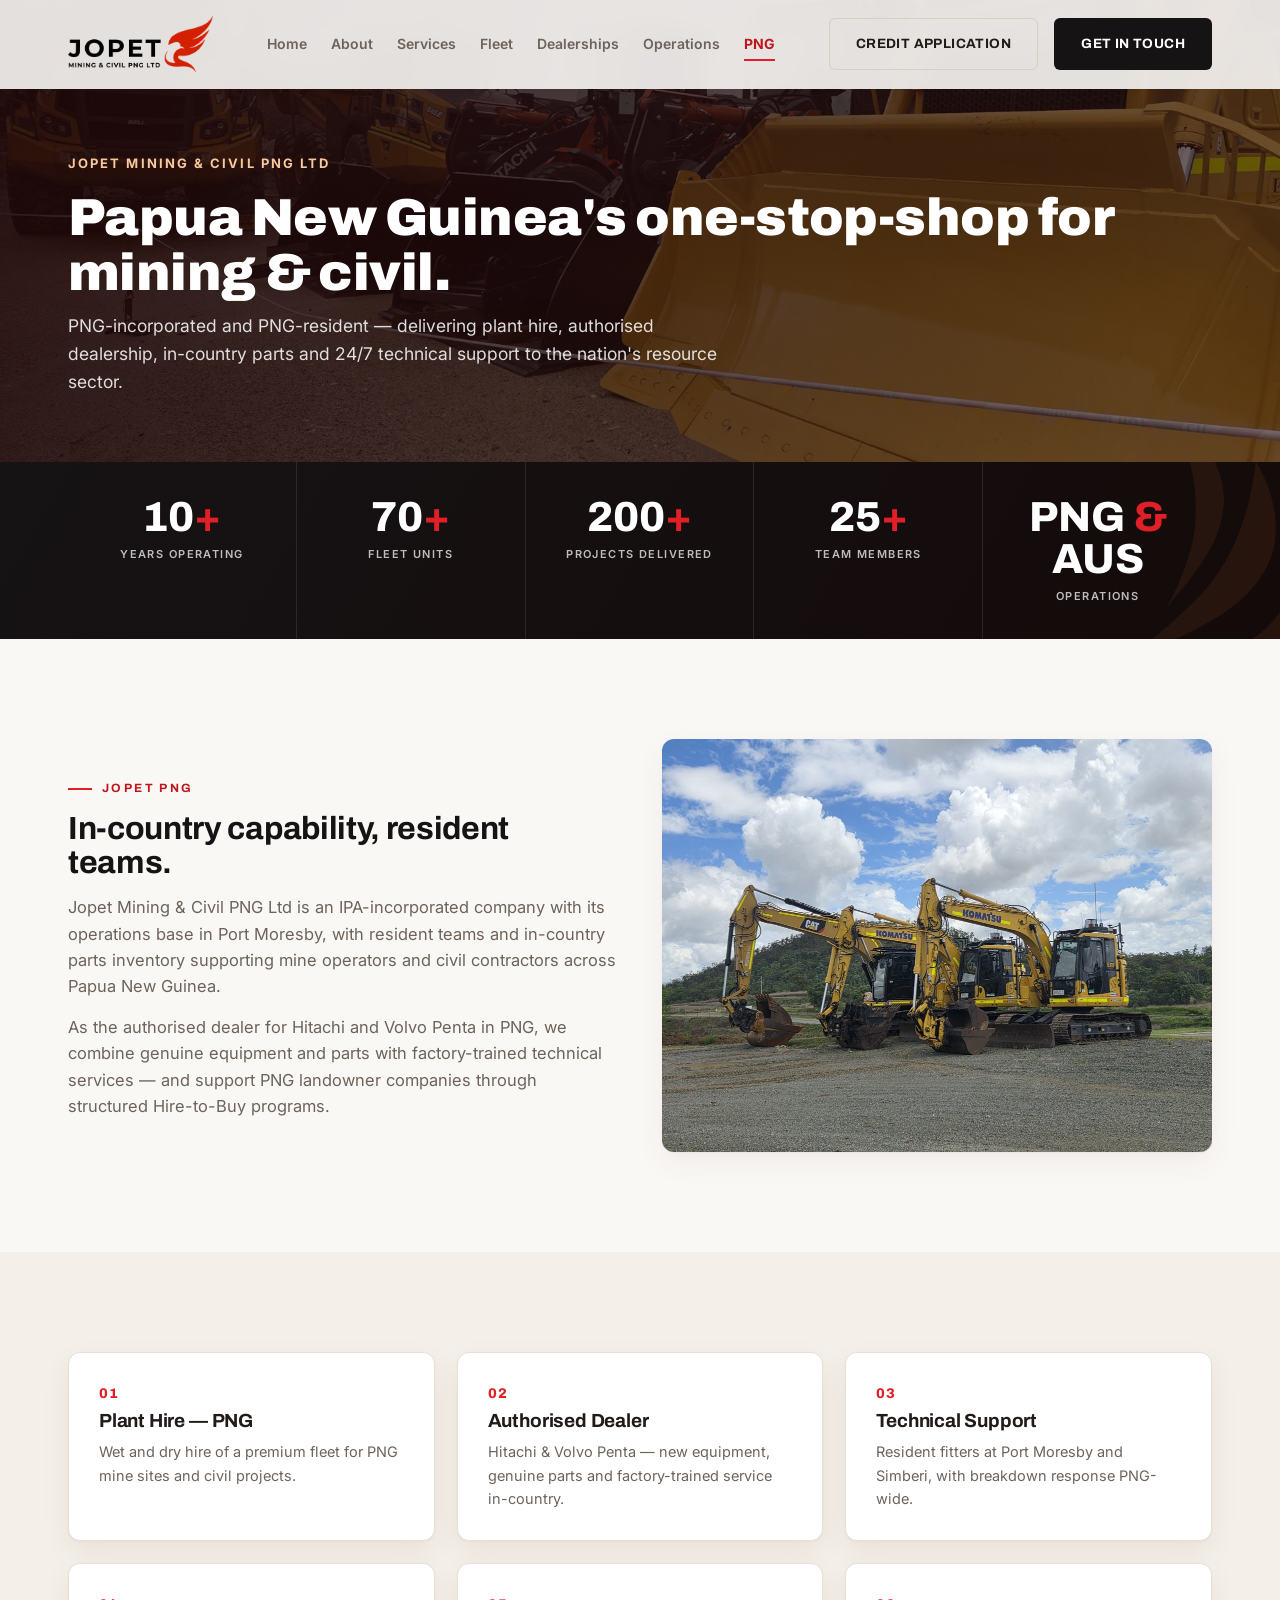
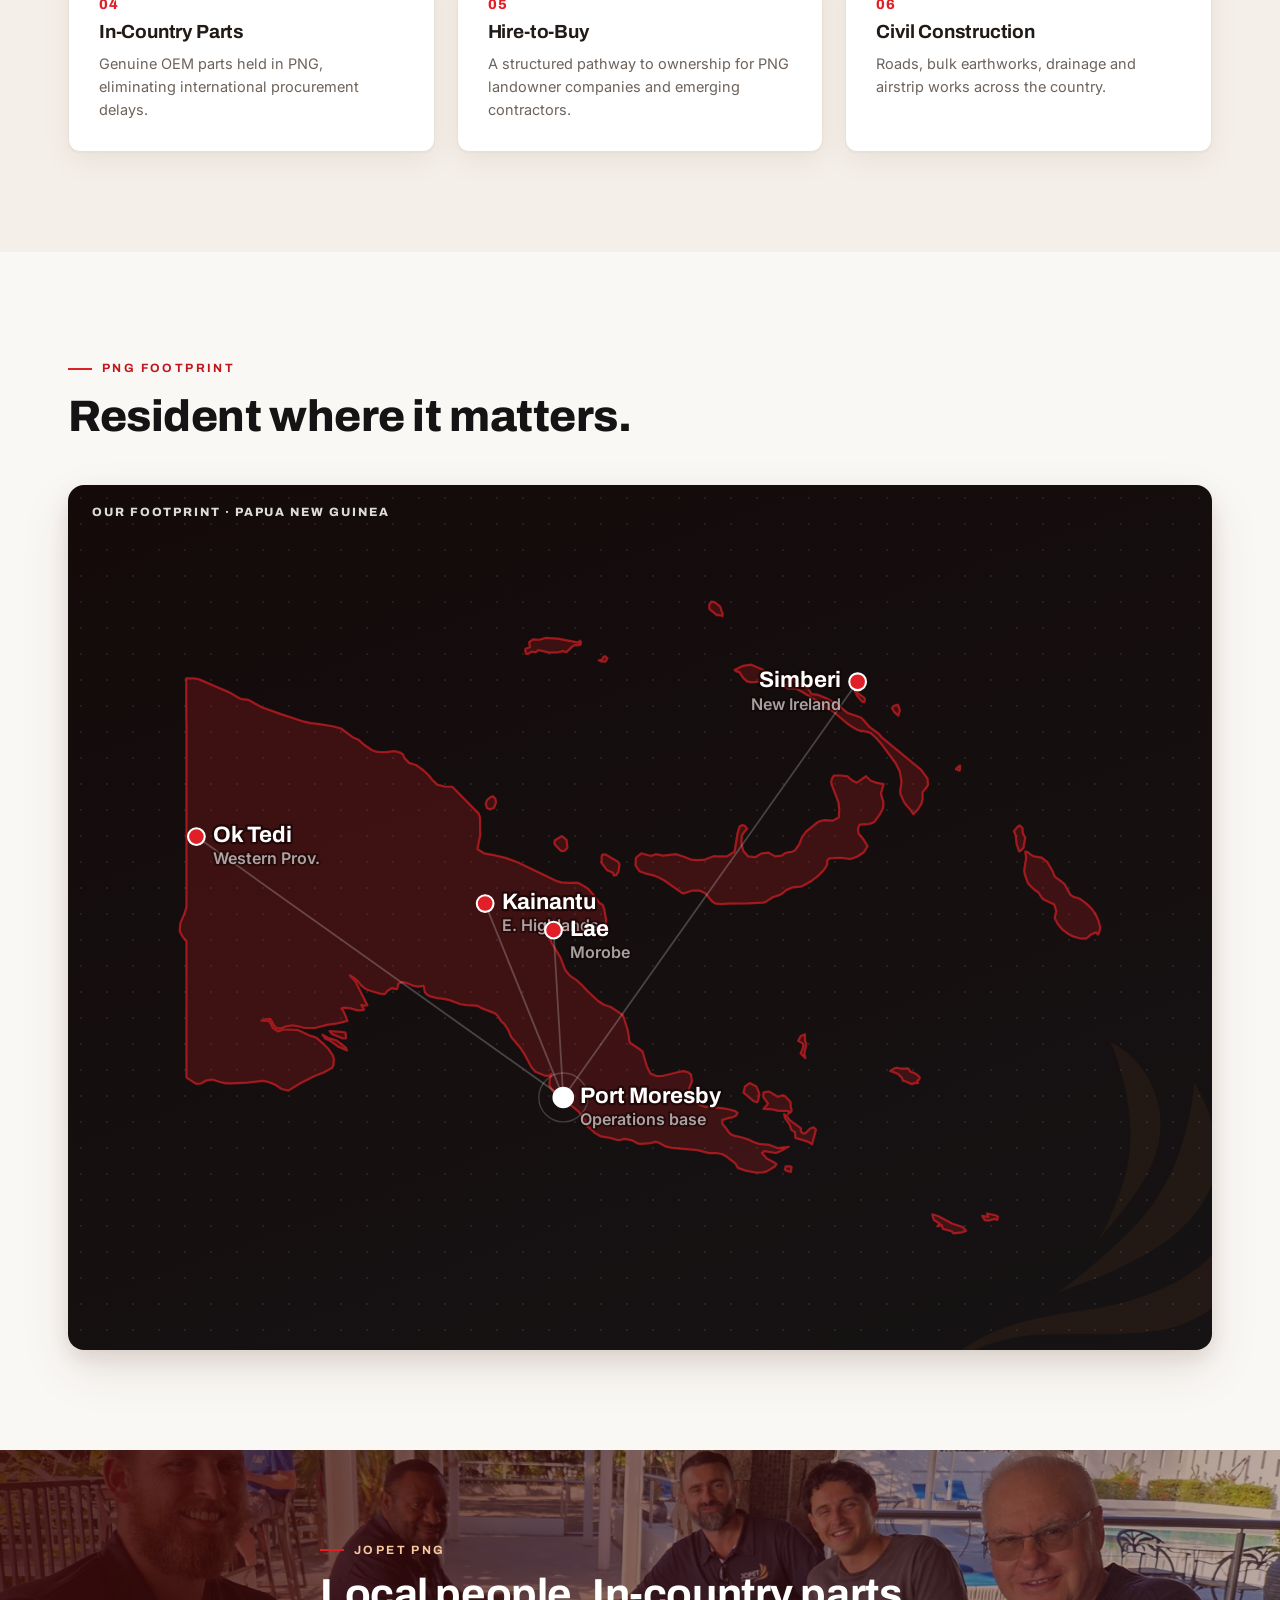
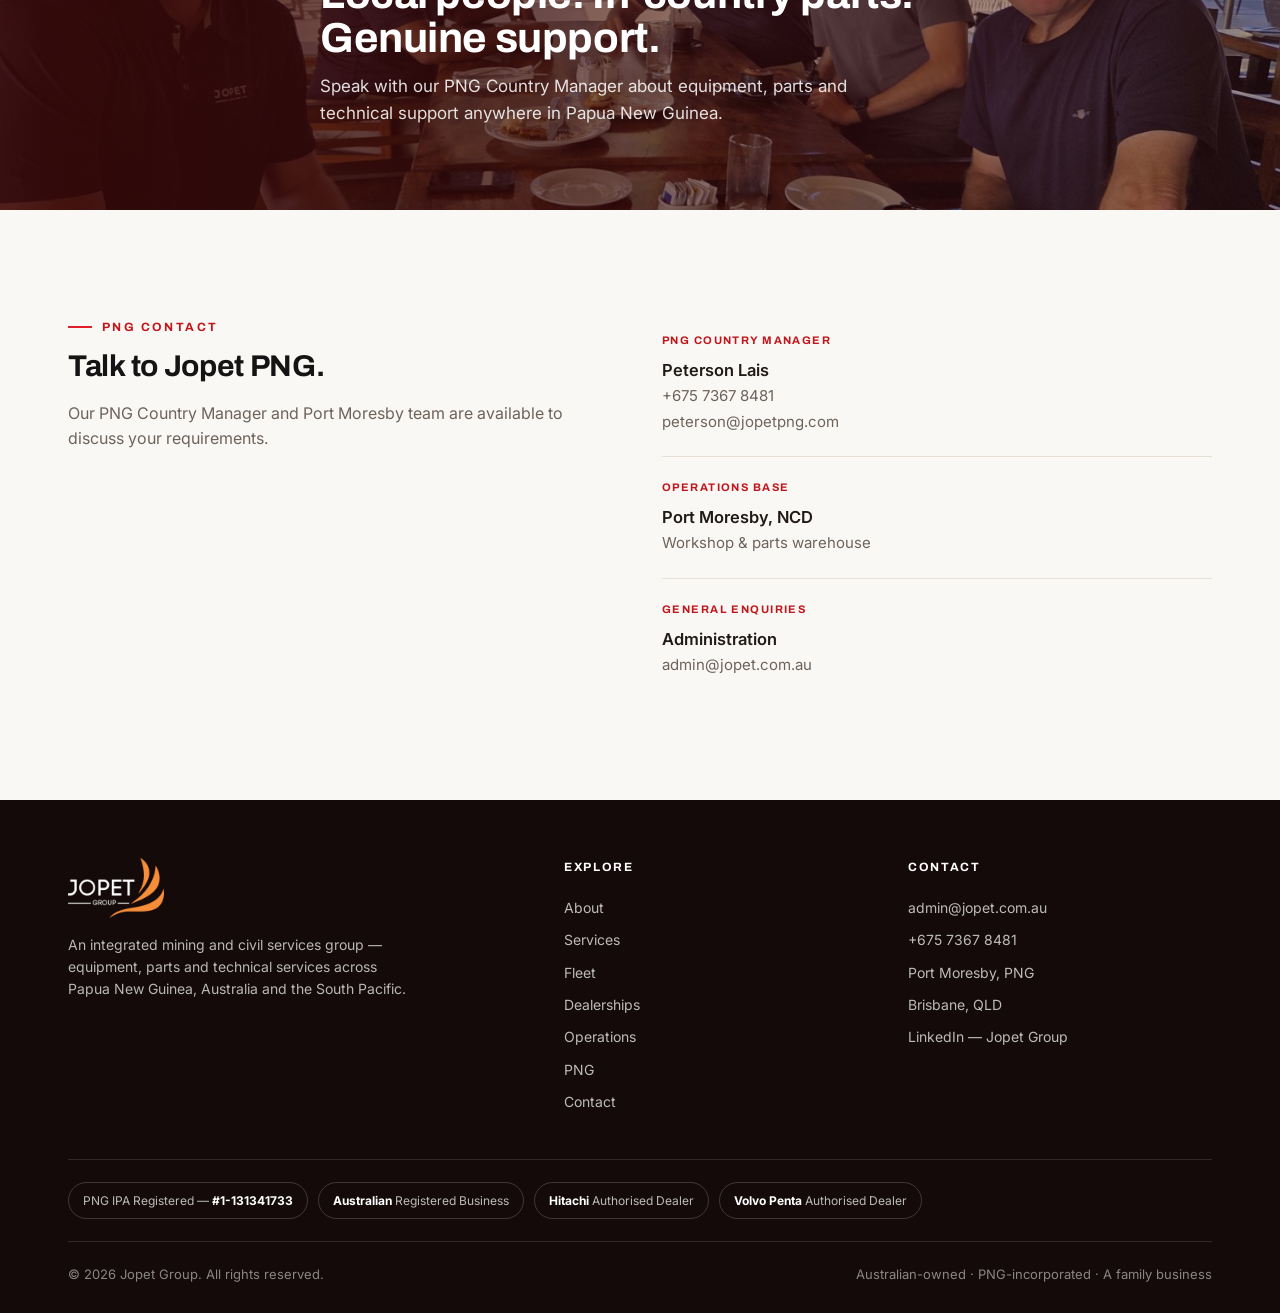
<file: png.html>
<!DOCTYPE html><html lang="en"><head>
<meta charset="UTF-8"><meta name="viewport" content="width=device-width,initial-scale=1.0">
<title>Jopet Mining &amp; Civil PNG — Plant Hire, Dealership &amp; Technical Support</title><meta name="description" content="Jopet Mining &amp; Civil PNG Ltd — PNG's one-stop-shop for plant hire, authorised Hitachi &amp; Volvo Penta dealership, in-country parts and technical support.">
<noscript><style>.reveal{opacity:1!important;transform:none!important}</style></noscript>
<link rel="preconnect" href="https://fonts.googleapis.com"><link rel="preconnect" href="https://fonts.gstatic.com" crossorigin>
<link href="https://fonts.googleapis.com/css2?family=Archivo:wght@500;600;700;800;900&family=Inter:wght@400;500;600;700&display=swap" rel="stylesheet">
<link rel="stylesheet" href="styles.css"><link rel="icon" href="assets/wing-orange.png">
</head><body class="png-theme"><header id="hdr"><div class="container nav">
<a class="brand" href="index.html"><img src="assets/logo-png.png" alt="Jopet"></a>
<nav class="navlinks" id="navlinks"><a href="index.html" class="">Home</a><a href="about.html" class="">About</a><a href="services.html" class="">Services</a><a href="fleet.html" class="">Fleet</a><a href="dealerships.html" class="">Dealerships</a><a href="operations.html" class="">Operations</a><a href="png.html" class="active png-link">PNG</a></nav>
<div class="nav-cta"><a href="credit-application.html" class="btn btn-ghost">Credit Application</a><a href="contact.html" class="btn btn-primary">Get in touch</a>
<button class="hamb" id="hamb"><span></span><span></span><span></span></button></div>
</div></header>
<section class="pagehead photo" style="background-image:url('assets/ex5600.jpg')"><div class="container reveal">
<span class="crumb">Jopet Mining &amp; Civil PNG Ltd</span><h1>Papua New Guinea's one-stop-shop for mining &amp; civil.</h1>
<p>PNG-incorporated and PNG-resident — delivering plant hire, authorised dealership, in-country parts and 24/7 technical support to the nation's resource sector.</p>
</div></section>
<div class="statband"><img class="wm" src="assets/wing-orange.png" alt=""><div class="container">
<div class="stat"><div class="n">10<em>+</em></div><div class="l">Years Operating</div></div>
<div class="stat"><div class="n">70<em>+</em></div><div class="l">Fleet Units</div></div>
<div class="stat"><div class="n">200<em>+</em></div><div class="l">Projects Delivered</div></div>
<div class="stat"><div class="n">25<em>+</em></div><div class="l">Team Members</div></div>
<div class="stat"><div class="n">PNG<em> &amp; </em>AUS</div><div class="l">Operations</div></div>
</div></div>
<section class="pad"><div class="container">
<div class="feature">
<div class="reveal"><span class="eyebrow">Jopet PNG</span>
<h2 style="color:var(--maroon);font-size:32px;margin:14px 0 14px">In-country capability, resident teams.</h2>
<p class="muted" style="font-size:16.5px">Jopet Mining &amp; Civil PNG Ltd is an IPA-incorporated company with its operations base in Port Moresby, with resident teams and in-country parts inventory supporting mine operators and civil contractors across Papua New Guinea.</p>
<p class="muted" style="font-size:16.5px;margin-top:14px">As the authorised dealer for Hitachi and Volvo Penta in PNG, we combine genuine equipment and parts with factory-trained technical services — and support PNG landowner companies through structured Hire-to-Buy programs.</p>
</div>
<div class="shot reveal" style="aspect-ratio:4/3"><img src="assets/hero.jpg" alt="Hitachi excavator at a PNG mine site"></div>
</div></div></section>
<section class="pad dots-bg" style="background:var(--soft)"><div class="container">
<div class="grid3">
<div class="card reveal"><span class="num">01</span><h3>Plant Hire — PNG</h3><p>Wet and dry hire of a premium fleet for PNG mine sites and civil projects.</p></div>
<div class="card reveal"><span class="num">02</span><h3>Authorised Dealer</h3><p>Hitachi &amp; Volvo Penta — new equipment, genuine parts and factory-trained service in-country.</p></div>
<div class="card reveal"><span class="num">03</span><h3>Technical Support</h3><p>Resident fitters at Port Moresby and Simberi, with breakdown response PNG-wide.</p></div>
<div class="card reveal"><span class="num">04</span><h3>In-Country Parts</h3><p>Genuine OEM parts held in PNG, eliminating international procurement delays.</p></div>
<div class="card reveal"><span class="num">05</span><h3>Hire-to-Buy</h3><p>A structured pathway to ownership for PNG landowner companies and emerging contractors.</p></div>
<div class="card reveal"><span class="num">06</span><h3>Civil Construction</h3><p>Roads, bulk earthworks, drainage and airstrip works across the country.</p></div>
</div></div></section>
<section class="pad"><div class="container">
<div class="sec-head reveal"><span class="eyebrow">PNG Footprint</span><h2>Resident where it matters.</h2></div>
<div class="pngmap reveal"><div class="mdots"></div><img class="wm" src="assets/wing-orange.png" alt=""><div class="cap">Our Footprint · Papua New Guinea</div><svg viewBox="0 0 800 600" role="img" aria-label="Map of Papua New Guinea showing Jopet locations"><path class="land" d="M599.196,222.568L595.891,225.92L593.845,222.797L591.326,220.055L589.28,217.313L586.604,211.298L586.604,208.253L587.233,205.055L587.391,201.782L586.132,195.161L583.141,189.225L572.437,174.847L569.132,171.12L565.354,167.774L562.836,166.938L557.956,166.101L555.752,165.493L551.66,163.136L547.882,160.398L538.438,152.34L533.558,150.059L530.882,147.247L516.086,138.126L511.836,135.999L506.485,135.999L502.077,134.175L505.54,133.035L506.327,129.995L505.54,126.88L512.938,131.971L520.808,136.379L523.012,139.95L526.947,140.178L534.031,143.066L538.753,145.727L543.317,148.767L548.512,153.176L558.271,156.597L559.688,157.889L564.725,163.592L571.336,168.459L573.539,171.12L601.4,194.019L606.122,200.488L606.437,204.903L605.492,206.578L602.502,210.308L602.659,214.724L601.715,218.608ZM553.234,202.391L555.438,203.304L562.049,198.737L565.512,201.934L569.919,203.457L574.641,204.37L572.752,210.917L573.382,213.963L574.484,217.009L574.326,221.502L572.28,225.463L568.187,231.253L566.299,232.395L564.252,233.005L557.484,233.462L556.225,236.51L556.697,239.787L560.317,244.131L563.15,248.934L560.317,253.432L555.595,256.482L551.03,258.084L543.632,257.169L535.762,257.55L534.188,259.228L534.188,262.05L533.086,264.186L531.669,266.093L527.734,270.136L523.17,273.646L517.188,277.08L515.142,277.844L509.633,278.378L504.753,280.362L502.707,282.271L500.346,283.798L495.151,285.477L490.114,288.761L488.226,289.371L477.837,289.906L462.883,290.059L458.476,290.44L454.226,289.982L451.865,288.684L446.828,282.653L442.421,280.668L437.699,280.668L431.245,282.805L429.986,282.347L417.393,273.494L413.458,271.357L409.366,269.755L404.329,268.61L399.606,266.856L396.773,262.66L397.088,257.169L400.866,253.966L406.69,255.567L408.893,255.567L411.097,254.652L413.616,254.957L416.291,255.72L425.736,254.576L431.088,256.254L436.439,258.465L441.476,258.923L446.513,258.465L453.282,255.948L455.485,256.254L462.096,256.254L467.763,252.898L469.967,239.406L471.383,234.834L473.43,233.767L474.846,234.072L476.892,236.358L474.217,239.253L472.957,241.464L472.642,246.875L474.059,252.136L477.522,256.254L482.559,256.787L487.124,254.042L492.161,253.508L496.883,256.177L501.605,255.72L503.809,253.966L506.327,253.203L508.846,252.898L511.049,251.907L514.197,247.333L516.244,242.226L519.234,238.263L527.42,231.557L529.781,230.719L532.456,230.262L538.28,230.567L542.53,228.129L542.845,222.797L542.216,217.313L537.336,204.598L537.021,202.543L537.651,200.26L539.067,198.205L543.947,198.205L548.984,198.89L551.03,200.869ZM74.88,414.769L74.88,414.154L74.88,405.162L74.88,396.176L74.88,387.194L74.88,378.217L74.88,369.245L74.88,360.277L74.88,351.314L74.88,342.355L74.88,333.4L74.88,324.373L74.88,317.031L72.361,314.126L70,309.769L70.472,304.114L73.463,297.085L74.88,292.426L74.88,288.608L74.88,279.676L74.88,270.747L74.88,261.821L74.88,252.898L74.88,243.903L74.88,234.986L74.88,226.072L74.88,217.161L74.88,208.253L74.88,199.346L74.88,190.443L74.88,181.541L74.88,172.642L74.88,163.744L74.722,154.772L74.722,145.879L74.722,136.986L74.722,131.667L74.722,128.704L74.722,128.552L76.139,128.552L80.546,128.628L84.009,129.312L106.046,138.81L112.499,142.61L114.703,143.522L116.907,143.598L119.11,143.978L128.87,149.299L143.666,154.544L159.249,159.638L164.128,160.703L169.008,161.159L179.869,162.908L185.693,164.504L194.035,170.74L198.285,172.642L202.22,176.14L207.73,179.944L210.091,180.856L212.452,181.313L217.961,181.465L223.47,180.78L225.831,181.085L228.035,181.769L230.081,183.062L231.026,185.573L234.488,189.149L239.368,190.671L243.933,193.867L248.183,197.672L251.173,201.478L254.636,204.751L259.988,206.121L265.497,206.273L284.386,225.539L285.33,228.51L285.488,241.083L283.441,250.916L288.164,253.966L294.46,255.11L303.589,257.245L312.247,260.372L339.793,273.646L343.57,274.791L349.079,275.249L354.746,275.02L356.792,275.707L360.885,278.149L363.088,279.676L366.866,284.027L370.172,288.684L371.588,289.982L373.32,291.051L374.264,293.572L375.681,301.44L375.209,306.33L373.792,308.164L369.385,309.005L353.802,309.846L343.57,308.928L336.33,313.897L336.015,316.038L336.644,318.102L342.941,328.58L346.561,337.839L349.709,341.666L354.274,344.728L358.366,348.404L362.144,352.54L370.014,359.818L374.264,362.576L379.144,364.186L387.486,369.858L388.588,372.389L391.107,380.289L392.051,385.583L392.208,387.808L392.838,389.804L400.079,394.64L401.81,396.022L404.958,406.776L407.477,411.771L411.727,413.616L416.606,413.462L429.986,410.234L431.875,410.157L434.393,410.926L436.597,412.693L437.226,417.537L435.18,422.612L434.55,427.535L437.226,431.537L443.995,434.692L446.513,435.616L458.791,436.617L463.513,437.464L468.235,438.773L469.967,440.005L468.707,442.161L466.346,443.239L463.513,443.701L458.948,445.242L459.106,448.015L461.624,450.943L463.985,454.411L465.874,455.721L468.078,456.569L473.272,457.726L478.466,459.422L481.929,461.118L485.392,462.275L492.948,463.046L498.614,465.283L506.642,464.357L499.716,467.983L497.355,468.832L489.013,467.52L487.439,468.909L490.902,472.767L495.938,475.392L497.827,476.858L496.411,478.634L490.587,482.186L488.068,482.65L483.503,482.958L475.633,481.414L470.124,479.483L468.707,476.858L467.133,475.314L462.254,471.532L458.633,469.526L454.226,468.832L449.504,468.909L441.161,466.749L422.902,465.206L418.653,464.28L413.143,461.272L410.625,460.81L407.792,461.735L400.866,462.352L398.819,462.121L393.782,459.576L388.588,458.651L386.384,459.345L384.181,459.576L377.255,457.726L371.903,456.955L367.496,454.411L365.135,452.099L362.459,449.941L359.94,444.548L356.163,439.389L351.283,435.231L341.052,428.382L339.005,426.689L335.07,420.459L335.228,416.306L336.644,412.155L334.441,413.616L331.922,413.385L324.996,410.618L322.163,407.391L317.441,398.48L314.45,393.719L307.524,385.429L305.478,380.519L302.645,376.223L300.756,374.613L299.339,372.772L297.923,370.318L296.034,368.708L286.275,364.952L284.543,363.803L282.654,363.189L275.414,362.806L271.321,362.193L263.451,359.205L259.358,358.285L254.479,357.749L249.757,356.6L247.396,355.45L245.822,353.535L244.877,349.016L240.942,349.552L237.007,348.787L233.229,347.179L229.451,346.183L226.776,347.561L225.989,351.161L224.729,351.314L222.526,350.625L221.424,351.008L218.905,352.693L217.016,354.914L213.396,354.608L205.998,352.31L202.693,350.931L199.859,348.327L197.498,345.417L194.98,343.197L191.989,341.513L195.767,345.417L204.581,362.883L202.378,363.189L200.174,362.73L202.22,366.102L199.859,366.562L197.498,366.562L192.461,365.106L187.582,364.646L186.008,365.336L187.109,366.562L188.841,370.318L190.258,374.152L183.017,375.916L175.776,376.99L167.591,379.061L159.249,379.215L154.999,377.987L150.591,377.297L146.499,377.987L142.564,379.521L139.258,379.291L137.055,376.53L136.11,374.459L134.851,372.695L131.703,373.002L128.712,373.922L133.907,374.076L135.481,376.377L136.74,379.138L140.36,381.593L144.925,380.135L154.527,380.519L163.971,384.892L166.175,385.429L168.221,386.273L173.1,390.571L176.878,394.487L179.869,399.017L180.498,400.784L180.341,405.47L179.397,407.775L173.258,411.079L166.804,413.616L157.202,418.459L147.916,424.074L143.036,422.92L138.629,419.997L137.055,419.228L132.49,417.614L129.657,417.075L118.796,418.306L107.777,418.921L103.055,418.844L98.648,417.921L93.611,416.153L88.731,416.998L85.426,418.998L81.805,419.305ZM383.079,269.602L381.347,269.907L380.56,267.924L376.468,266.169L372.375,260.829L372.533,256.177L373.005,254.881L375.366,254.805L384.338,260.143L385.283,261.821L384.653,266.856ZM295.404,221.274L292.414,222.568L290.367,221.578L289.423,218.684L290.21,215.943L292.728,213.734L294.302,213.049L296.191,214.572L296.821,217.466ZM586.289,151.428L585.187,155.305L582.511,153.024L580.622,149.831L581.882,148.311L584.872,147.475ZM561.262,143.294L560.789,145.499L559.373,145.423L555.595,141.09L554.965,139.95L555.752,138.886L560.16,142.002ZM459.263,82.295L459.106,83.89L455.958,83.055L455.013,83.282L449.661,78.726L449.661,75.917L451.078,73.563L453.439,73.943L457.374,76.904ZM516.716,454.719L518.605,454.719L521.753,451.405L524.429,450.403L526.16,451.945L523.327,462.506L520.808,460.887L511.364,457.957L511.049,453.794L508.688,452.407L507.114,448.323L503.966,443.855L503.337,440.929L505.225,442.161L507.114,445.088L515.457,451.174L515.142,453.101ZM484.605,431.383L483.976,432.46L481.457,431.691L474.217,425.535L475.318,420.997L478.624,418.69L483.503,421.228L485.078,424.997L485.55,427.074ZM517.818,397.712L518.605,400.861L515.142,397.481L516.716,393.642L517.031,391.569L516.873,390.418L513.41,388.422L515.142,385.199L517.188,384.125L518.29,383.818L518.29,388.345L519.234,390.418ZM656.649,514.431L656.02,516.831L654.446,516.057L649.723,517.295L647.205,516.986L645.788,514.818L645.316,513.811L649.566,514.585L648.779,512.186L654.76,513.424ZM188.998,386.58L187.109,386.734L179.397,383.741L177.508,381.516L186.48,382.053L188.841,382.59L189.313,385.659ZM345.931,252.212L343.57,252.441L339.478,248.324L338.533,246.723L339.005,244.589L344.042,241.616L347.348,244.284L347.978,250.001ZM341.209,100.065L355.848,102.951L356.792,102.875L356.635,101.888L356.792,101.584L357.737,102.344L357.422,104.394L355.061,104.926L353.015,104.698L351.44,105.837L347.348,109.787L344.515,109.103L341.052,110.015L335.07,110.091L327.2,108.344L325.154,109.863L322.321,109.407L319.645,111.078L318.385,111.002L317.756,108.572L317.913,107.356L321.061,106.293L320.589,102.571L323.265,100.673L327.83,100.9L332.08,99.609ZM488.54,130.831L479.883,131.439L476.735,130.755L473.902,128.248L471.383,124.297L468.865,123.385L467.763,122.549L473.902,119.587L479.411,118.675L488.226,122.397L489.17,124.297L489.17,125.513L489.013,129.54ZM492.633,424.843L498.772,428.536L502.077,427.458L503.966,427.997L507.901,432.229L508.059,435.308L508.688,437.926L508.531,439.081L506.327,440.698L506.485,438.85L504.911,438.542L499.087,438.619L494.679,437.464L488.54,437.156L491.059,434.384L491.689,433.307L488.383,428.766L488.383,426.612L488.54,425.458L491.216,424.843ZM584.558,407.698L587.076,408.39L592.27,408.082L594.002,410.618L596.52,411.464L598.567,412.617L600.456,414.308L600.456,415.307L599.983,416.23L598.881,416.998L599.196,418.767L597.307,418.536L594.789,419.459L590.067,417.383L588.335,416.922L587.863,415.076L584.872,412.079L579.363,409.927L582.197,408.159ZM624.066,519.541L631.307,521.865L633.825,524.499L631.15,525.662L624.853,526.437L623.279,524.887L617.14,523.26L616.196,520.393L613.205,521.4L614.779,519.309L610.844,517.063L609.742,513.966L609.585,512.727L613.992,514.198ZM189.156,393.335L189.943,395.254L183.647,392.567L177.508,388.115L174.517,386.964L172.471,384.048L176.249,386.197L182.702,388.269ZM376.625,114.269L375.209,116.548L371.903,116.32L370.487,115.636L372.848,115.18L373.792,113.281L374.894,112.674ZM554.965,138.202L554.021,138.202L553.864,134.707L554.493,132.883L557.012,134.099L557.326,137.29ZM508.688,478.943L508.059,482.418L504.596,481.414L503.809,480.642L504.438,478.48L507.586,478.402ZM629.418,193.791L629.103,194.78L626.427,193.639L628.631,191.356L629.575,191.203ZM730,307.4L728.898,311.527L728.111,312.215L727.009,310.686L723.232,312.215L721.5,313.897L719.454,315.197L715.047,314.891L710.797,313.744L706.704,311.604L703.084,308.928L699.463,304.725L697.26,300.37L698.362,295.328L696.945,290.746L690.019,287.462L688.445,286.393L685.454,281.889L682.464,279.905L678.528,275.936L677.584,274.18L675.853,269.144L675.38,266.093L676.797,257.245L676.167,252.822L678.056,253.203L680.103,254.957L682.464,256.177L687.973,257.016L692.223,260.524L696.158,267.39L696.788,269.678L698.047,271.281L702.139,274.18L704.343,276.088L708.435,283.569L710.797,285.172L713.472,285.859L715.991,286.928L720.241,290.211L724.019,293.954L726.694,297.849L728.583,302.051ZM672.705,252.288L671.76,252.593L669.871,247.104L669.556,242.988L668.927,239.939L667.982,238.11L670.816,234.834L672.075,233.919L674.121,235.672L674.436,239.558L676.167,242.836L674.908,250.077Z"/><g class="conn"><line x1="345" y1="429" x2="82" y2="242"/><line x1="345" y1="429" x2="289" y2="290"/><line x1="345" y1="429" x2="338" y2="309"/><line x1="345" y1="429" x2="556" y2="131"/></g><circle cx="345" cy="429" r="7" fill="none" stroke="#fff"><animate attributeName="r" values="7;22" dur="2.4s" repeatCount="indefinite"/><animate attributeName="stroke-opacity" values=".65;0" dur="2.4s" repeatCount="indefinite"/></circle><circle class="pin " cx="82" cy="242" r="6"/><text class="lbl" x="94" y="246" >Ok Tedi</text><text class="sub" x="94" y="262" >Western Prov.</text><circle class="pin " cx="289" cy="290" r="6"/><text class="lbl" x="301" y="294" >Kainantu</text><text class="sub" x="301" y="310" >E. Highlands</text><circle class="pin " cx="338" cy="309" r="6"/><text class="lbl" x="350" y="313" >Lae</text><text class="sub" x="350" y="329" >Morobe</text><circle class="pin " cx="556" cy="131" r="6"/><text class="lbl" x="544" y="135" text-anchor="end">Simberi</text><text class="sub" x="544" y="151" text-anchor="end">New Ireland</text><circle class="pin hq" cx="345" cy="429" r="7"/><text class="lbl" x="357" y="433" >Port Moresby</text><text class="sub" x="357" y="449" >Operations base</text></svg></div>
</div></section>
<section class="band reveal" style="background-image:url('assets/gallery-a.jpg')"><div class="container">
<span class="eyebrow light">Jopet PNG</span>
<h2>Local people. In-country parts. Genuine support.</h2>
<p>Speak with our PNG Country Manager about equipment, parts and technical support anywhere in Papua New Guinea.</p>
</div></section>
<section class="pad"><div class="container cwrap">
<div class="reveal"><span class="eyebrow">PNG Contact</span>
<h2 style="color:var(--maroon);font-size:30px;margin:14px 0 18px">Talk to Jopet PNG.</h2>
<p class="muted" style="font-size:16px">Our PNG Country Manager and Port Moresby team are available to discuss your requirements.</p></div>
<div class="cinfo reveal">
<div class="block"><div class="k">PNG Country Manager</div><b>Peterson Lais</b><a href="tel:+67573678481">+675 7367 8481</a><br><a href="mailto:peterson@jopetpng.com">peterson@jopetpng.com</a></div>
<div class="block"><div class="k">Operations Base</div><b>Port Moresby, NCD</b><span>Workshop &amp; parts warehouse</span></div>
<div class="block"><div class="k">General Enquiries</div><b>Administration</b><a href="mailto:admin@jopet.com.au">admin@jopet.com.au</a></div>
</div></div></section>
<footer><div class="container">
<div class="foot-top">
<div class="foot-brand"><img src="assets/logo-group-white.png" alt="Jopet Group">
<p>An integrated mining and civil services group — equipment, parts and technical services across Papua New Guinea, Australia and the South Pacific.</p></div>
<div class="foot-col"><h5>Explore</h5>
<a href="about.html">About</a><a href="services.html">Services</a><a href="fleet.html">Fleet</a>
<a href="dealerships.html">Dealerships</a><a href="operations.html">Operations</a><a href="png.html">PNG</a><a href="contact.html">Contact</a></div>
<div class="foot-col"><h5>Contact</h5>
<a href="mailto:admin@jopet.com.au">admin@jopet.com.au</a><a href="tel:+67573678481">+675 7367 8481</a>
<span>Port Moresby, PNG</span><span>Brisbane, QLD</span><a href="#">LinkedIn — Jopet Group</a></div>
</div>
<div class="regs">
<span>PNG IPA Registered — <b>#1-131341733</b></span>
<span><b>Australian</b> Registered Business</span>
<span><b>Hitachi</b> Authorised Dealer</span>
<span><b>Volvo Penta</b> Authorised Dealer</span>
</div>
<div class="foot-bottom"><span>© 2026 Jopet Group. All rights reserved.</span><span>Australian-owned · PNG-incorporated · A family business</span></div>
</div></footer>
<script src="site.js"></script></body></html>
</file>
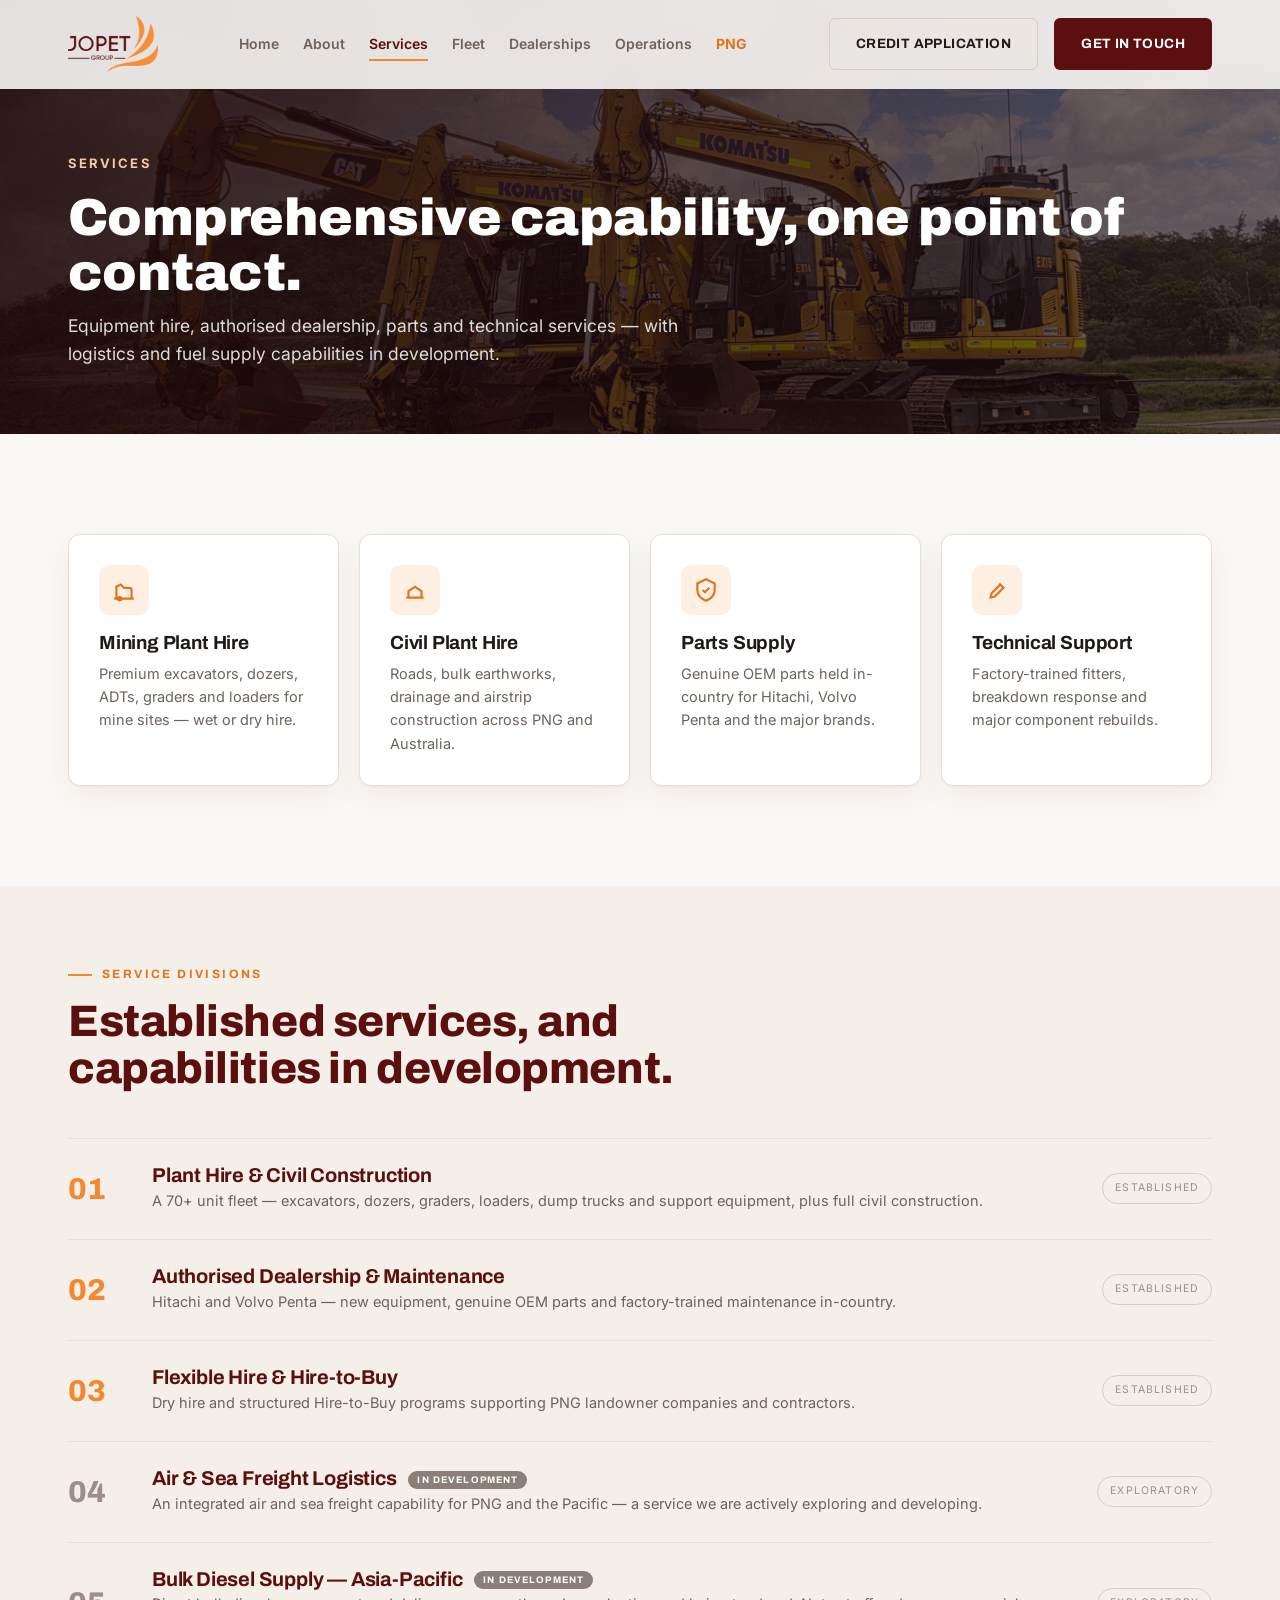
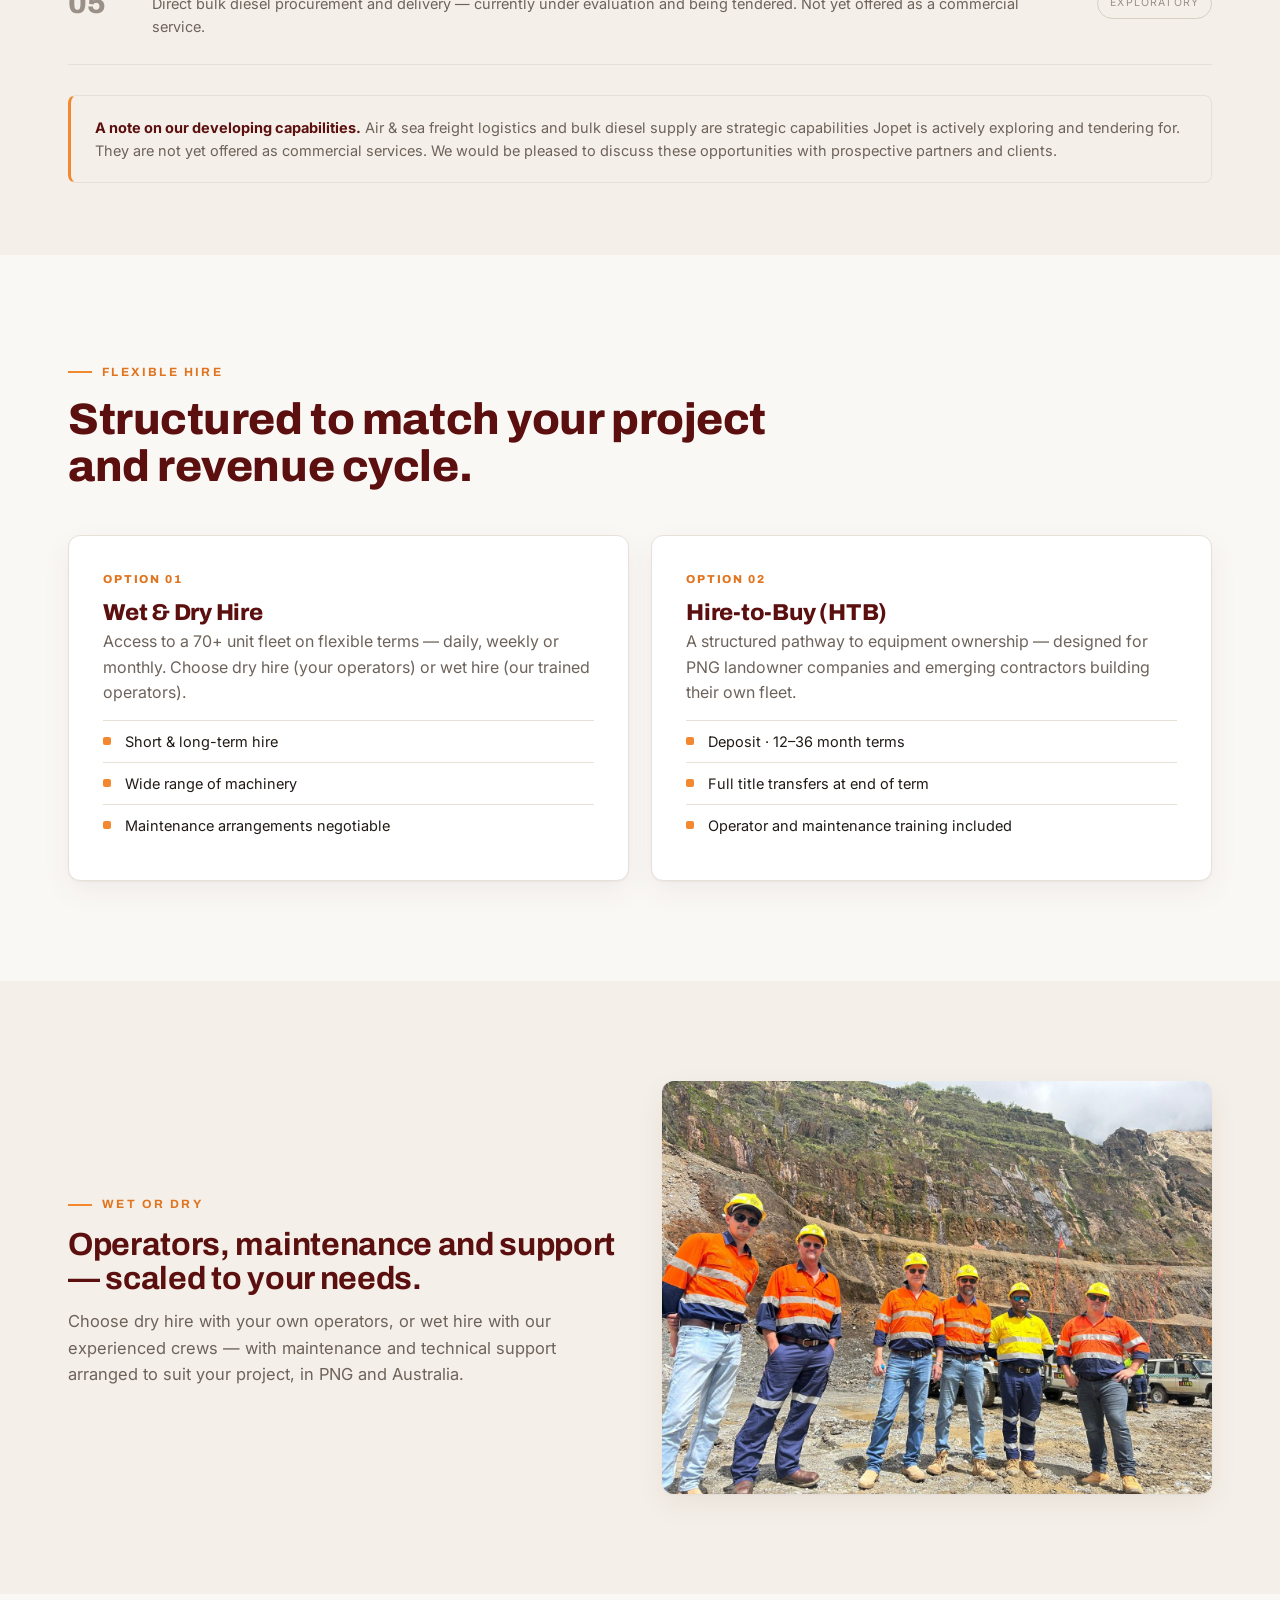
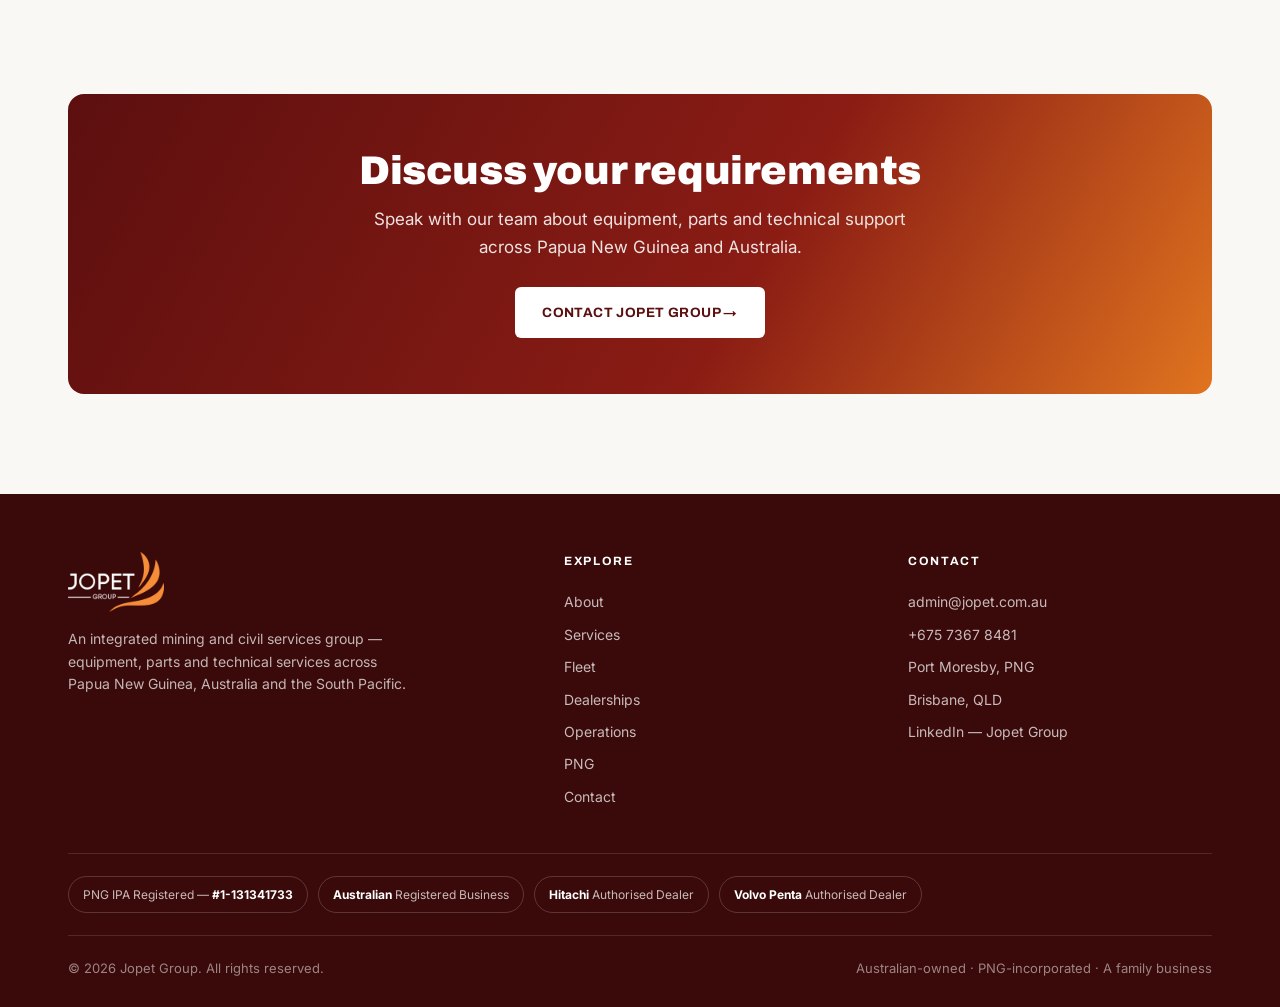
<file: services.html>
<!DOCTYPE html><html lang="en"><head>
<meta charset="UTF-8"><meta name="viewport" content="width=device-width,initial-scale=1.0">
<title>Services — Jopet Group</title><meta name="description" content="Mining and civil plant hire, parts supply, technical support and Hire-to-Buy — with logistics and diesel supply in development.">
<noscript><style>.reveal{opacity:1!important;transform:none!important}</style></noscript>
<link rel="preconnect" href="https://fonts.googleapis.com"><link rel="preconnect" href="https://fonts.gstatic.com" crossorigin>
<link href="https://fonts.googleapis.com/css2?family=Archivo:wght@500;600;700;800;900&family=Inter:wght@400;500;600;700&display=swap" rel="stylesheet">
<link rel="stylesheet" href="styles.css"><link rel="icon" href="assets/wing-orange.png">
</head><body class=""><header id="hdr"><div class="container nav">
<a class="brand" href="index.html"><img src="assets/logo-group.png" alt="Jopet"></a>
<nav class="navlinks" id="navlinks"><a href="index.html" class="">Home</a><a href="about.html" class="">About</a><a href="services.html" class="active">Services</a><a href="fleet.html" class="">Fleet</a><a href="dealerships.html" class="">Dealerships</a><a href="operations.html" class="">Operations</a><a href="png.html" class="png-link">PNG</a></nav>
<div class="nav-cta"><a href="credit-application.html" class="btn btn-ghost">Credit Application</a><a href="contact.html" class="btn btn-primary">Get in touch</a>
<button class="hamb" id="hamb"><span></span><span></span><span></span></button></div>
</div></header>
<section class="pagehead photo" style="background-image:url('assets/services-band.jpg')"><div class="container reveal">
<span class="crumb">Services</span><h1>Comprehensive capability, one point of contact.</h1>
<p>Equipment hire, authorised dealership, parts and technical services — with logistics and fuel supply capabilities in development.</p>
</div></section>
<section class="pad"><div class="container">
<div class="grid4">
<div class="card reveal"><div class="ic"><svg viewBox="0 0 24 24" fill="none" stroke="currentColor" stroke-width="2"><path d="M3 20h18M5 20V9l4-2 3 3h5a2 2 0 0 1 2 2v8"/><circle cx="8" cy="20" r="1.5"/></svg></div><h3>Mining Plant Hire</h3><p>Premium excavators, dozers, ADTs, graders and loaders for mine sites — wet or dry hire.</p></div>
<div class="card reveal"><div class="ic"><svg viewBox="0 0 24 24" fill="none" stroke="currentColor" stroke-width="2"><path d="M4 19h16M6 19v-6l6-4 6 4v6"/></svg></div><h3>Civil Plant Hire</h3><p>Roads, bulk earthworks, drainage and airstrip construction across PNG and Australia.</p></div>
<div class="card reveal"><div class="ic"><svg viewBox="0 0 24 24" fill="none" stroke="currentColor" stroke-width="2"><path d="M12 2l8 4v6c0 5-3.5 8-8 10-4.5-2-8-5-8-10V6z"/><path d="M9 12l2 2 4-4"/></svg></div><h3>Parts Supply</h3><p>Genuine OEM parts held in-country for Hitachi, Volvo Penta and the major brands.</p></div>
<div class="card reveal"><div class="ic"><svg viewBox="0 0 24 24" fill="none" stroke="currentColor" stroke-width="2"><path d="M14 6l4 4-8 8-4 1 1-4 8-8z"/></svg></div><h3>Technical Support</h3><p>Factory-trained fitters, breakdown response and major component rebuilds.</p></div>
</div></div></section>

<section class="pad-sm dots-bg" style="background:var(--soft)"><div class="container">
<div class="sec-head reveal"><span class="eyebrow">Service Divisions</span><h2>Established services, and capabilities in development.</h2></div>
<div>
<div class="divrow reveal"><div class="num">01</div><div><h3>Plant Hire &amp; Civil Construction</h3><p>A 70+ unit fleet — excavators, dozers, graders, loaders, dump trucks and support equipment, plus full civil construction.</p></div><div class="tag">Established</div></div>
<div class="divrow reveal"><div class="num">02</div><div><h3>Authorised Dealership &amp; Maintenance</h3><p>Hitachi and Volvo Penta — new equipment, genuine OEM parts and factory-trained maintenance in-country.</p></div><div class="tag">Established</div></div>
<div class="divrow reveal"><div class="num">03</div><div><h3>Flexible Hire &amp; Hire-to-Buy</h3><p>Dry hire and structured Hire-to-Buy programs supporting PNG landowner companies and contractors.</p></div><div class="tag">Established</div></div>
<div class="divrow reveal soon"><div class="num">04</div><div><h3>Air &amp; Sea Freight Logistics <span class="badge-soon">In development</span></h3><p>An integrated air and sea freight capability for PNG and the Pacific — a service we are actively exploring and developing.</p></div><div class="tag">Exploratory</div></div>
<div class="divrow reveal soon"><div class="num">05</div><div><h3>Bulk Diesel Supply — Asia-Pacific <span class="badge-soon">In development</span></h3><p>Direct bulk diesel procurement and delivery — currently under evaluation and being tendered. Not yet offered as a commercial service.</p></div><div class="tag">Exploratory</div></div>
</div>
<div class="note reveal" style="margin-top:30px"><b>A note on our developing capabilities.</b> Air &amp; sea freight logistics and bulk diesel supply are strategic capabilities Jopet is actively exploring and tendering for. They are not yet offered as commercial services. We would be pleased to discuss these opportunities with prospective partners and clients.</div>
</div></section>

<section class="pad"><div class="container">
<div class="sec-head reveal"><span class="eyebrow">Flexible Hire</span><h2>Structured to match your project and revenue cycle.</h2></div>
<div class="two">
<div class="arm reveal"><div class="flag">Option 01</div><h3>Wet &amp; Dry Hire</h3>
<p class="muted">Access to a 70+ unit fleet on flexible terms — daily, weekly or monthly. Choose dry hire (your operators) or wet hire (our trained operators).</p>
<ul><li>Short &amp; long-term hire</li><li>Wide range of machinery</li><li>Maintenance arrangements negotiable</li></ul></div>
<div class="arm reveal"><div class="flag">Option 02</div><h3>Hire-to-Buy (HTB)</h3>
<p class="muted">A structured pathway to equipment ownership — designed for PNG landowner companies and emerging contractors building their own fleet.</p>
<ul><li>Deposit · 12–36 month terms</li><li>Full title transfers at end of term</li><li>Operator and maintenance training included</li></ul></div>
</div></div></section>
<section class="pad" style="background:var(--soft)"><div class="container feature">
<div class="reveal"><span class="eyebrow">Wet or Dry</span>
<h2 style="color:var(--maroon);font-size:32px;margin:14px 0 12px">Operators, maintenance and support — scaled to your needs.</h2>
<p class="muted" style="font-size:16.5px">Choose dry hire with your own operators, or wet hire with our experienced crews — with maintenance and technical support arranged to suit your project, in PNG and Australia.</p></div>
<div class="reveal"><img src="assets/fleet-3.jpg" alt="The Jopet team on site in PNG" style="width:100%;border-radius:12px;box-shadow:var(--sh);display:block"></div>
</div></section>
<section class="pad"><div class="container"><div class="cta reveal">
<h2>Discuss your requirements</h2>
<p>Speak with our team about equipment, parts and technical support across Papua New Guinea and Australia.</p>
<a href="contact.html" class="btn btn-white">Contact Jopet Group →</a>
</div></div></section>
<footer><div class="container">
<div class="foot-top">
<div class="foot-brand"><img src="assets/logo-group-white.png" alt="Jopet Group">
<p>An integrated mining and civil services group — equipment, parts and technical services across Papua New Guinea, Australia and the South Pacific.</p></div>
<div class="foot-col"><h5>Explore</h5>
<a href="about.html">About</a><a href="services.html">Services</a><a href="fleet.html">Fleet</a>
<a href="dealerships.html">Dealerships</a><a href="operations.html">Operations</a><a href="png.html">PNG</a><a href="contact.html">Contact</a></div>
<div class="foot-col"><h5>Contact</h5>
<a href="mailto:admin@jopet.com.au">admin@jopet.com.au</a><a href="tel:+67573678481">+675 7367 8481</a>
<span>Port Moresby, PNG</span><span>Brisbane, QLD</span><a href="#">LinkedIn — Jopet Group</a></div>
</div>
<div class="regs">
<span>PNG IPA Registered — <b>#1-131341733</b></span>
<span><b>Australian</b> Registered Business</span>
<span><b>Hitachi</b> Authorised Dealer</span>
<span><b>Volvo Penta</b> Authorised Dealer</span>
</div>
<div class="foot-bottom"><span>© 2026 Jopet Group. All rights reserved.</span><span>Australian-owned · PNG-incorporated · A family business</span></div>
</div></footer>
<script src="site.js"></script></body></html>
</file>
<file: styles.css>
:root{
  --bg:#faf8f5; --bg2:#ffffff; --soft:#f4efe8; --soft2:#efe7dc;
  --line:#e7e0d6; --line2:#d8cfc2;
  --ink:#211b18; --muted:#6d635b; --dim:#9a9088;
  --maroon:#5c0f0f; --maroon2:#7c1717; --maroondk:#3a0909;
  --orange:#f2882f; --orange2:#e0741f; --orangeSoft:#fdf0e3;
  --maxw:1200px; --r:12px;
  --sh:0 1px 2px rgba(40,20,10,.04),0 10px 30px rgba(60,25,10,.06);
  --shH:0 8px 20px rgba(90,20,10,.10),0 20px 50px rgba(60,25,10,.10);
}
body.png-theme{--maroon:#161314;--maroon2:#332022;--maroondk:#140a0a;--orange:#e01f26;--orange2:#c1161c;--orangeSoft:#fdecec}
*{box-sizing:border-box;margin:0;padding:0}
html{scroll-behavior:smooth}
body{background:var(--bg);color:var(--ink);font-family:'Inter',system-ui,Arial,sans-serif;line-height:1.6;-webkit-font-smoothing:antialiased;overflow-x:hidden}
h1,h2,h3,h4{font-family:'Archivo','Inter',sans-serif;line-height:1.06;letter-spacing:-.01em;color:var(--ink)}
a{color:inherit;text-decoration:none}
img{max-width:100%;display:block}
.container{max-width:var(--maxw);margin:0 auto;padding:0 28px}
.eyebrow{font-family:'Archivo';font-weight:700;font-size:12px;letter-spacing:.2em;text-transform:uppercase;color:var(--orange2);display:inline-flex;align-items:center;gap:10px}
.eyebrow::before{content:"";width:24px;height:2px;background:var(--orange);display:inline-block}
.eyebrow.light{color:#f7c9a0}.eyebrow.light::before{background:var(--orange)}
.muted{color:var(--muted)}
.btn{display:inline-flex;align-items:center;gap:9px;font-family:'Archivo';font-weight:700;font-size:13.5px;letter-spacing:.03em;text-transform:uppercase;padding:14px 26px;border-radius:6px;transition:.2s;cursor:pointer;border:1.5px solid transparent}
.btn-primary{background:var(--maroon);color:#fff}.btn-primary:hover{background:var(--maroon2);transform:translateY(-2px);box-shadow:var(--shH)}
.btn-orange{background:var(--orange);color:#fff}.btn-orange:hover{background:var(--orange2);transform:translateY(-2px);box-shadow:var(--shH)}
.btn-ghost{border-color:var(--line2);color:var(--ink)}.btn-ghost:hover{border-color:var(--maroon);color:var(--maroon)}
.btn-white{background:#fff;color:var(--maroon)}.btn-white:hover{transform:translateY(-2px);box-shadow:var(--shH)}
.pad{padding:100px 0}.pad-sm{padding:72px 0}
.center{text-align:center}
section{position:relative}
.dots-bg{background-image:radial-gradient(var(--line2) 1.2px,transparent 1.2px);background-size:24px 24px}
.sec-head{max-width:760px;margin-bottom:46px}
.sec-head.center{margin-left:auto;margin-right:auto}
.sec-head h2{font-size:clamp(28px,4vw,44px);font-weight:800;margin:14px 0 14px;color:var(--maroon)}
.sec-head p{color:var(--muted);font-size:17px}

header{position:fixed;top:0;left:0;right:0;z-index:100;transition:.3s;background:rgba(250,248,245,.9);backdrop-filter:blur(12px);border-bottom:1px solid transparent}
header.scrolled{background:rgba(255,255,255,.97);border-bottom:1px solid var(--line);box-shadow:0 2px 20px rgba(60,25,10,.05)}
.nav{display:flex;align-items:center;justify-content:space-between;height:88px}
.brand img{height:56px;width:auto}
.navlinks{display:flex;align-items:center;gap:24px}
.navlinks a{font-size:14px;font-weight:600;color:var(--muted);transition:.2s;position:relative}
.navlinks a:hover,.navlinks a.active{color:var(--maroon)}
.navlinks a.active::after{content:"";position:absolute;left:0;right:0;bottom:-6px;height:2px;background:var(--orange)}
.navlinks a.png-link{color:var(--orange2);font-weight:700}
.nav-cta{display:flex;align-items:center;gap:16px}
.hamb{display:none;flex-direction:column;gap:5px;cursor:pointer;background:none;border:0}
.hamb span{width:24px;height:2px;background:var(--maroon);display:block}

.hero{position:relative;min-height:92vh;display:flex;align-items:center;padding:130px 0 70px;overflow:hidden;background:#241010 center/cover no-repeat}
.hero::after{content:"";position:absolute;inset:0;background:linear-gradient(100deg,rgba(32,8,8,.94),rgba(32,8,8,.72) 42%,rgba(32,8,8,.28) 78%,rgba(32,8,8,.12))}
.hero .container{position:relative;z-index:2}
.hero-inner{max-width:700px}
.hero .eyebrow{color:#f7c9a0}.hero .eyebrow::before{background:var(--orange)}
.hero h1{font-size:clamp(38px,5.6vw,64px);font-weight:900;margin:20px 0 20px;color:#fff}
.hero h1 .o{color:var(--orange)}
.hero p{font-size:clamp(16px,1.8vw,19.5px);color:rgba(255,255,255,.9);max-width:580px;margin-bottom:30px}
.hero .btns{display:flex;gap:13px;flex-wrap:wrap}
.hero .btn-ghost{border-color:rgba(255,255,255,.45);color:#fff}
.hero .btn-ghost:hover{border-color:#fff;background:rgba(255,255,255,.1);color:#fff}
.hero .badges{margin-top:26px;display:flex;gap:9px;flex-wrap:wrap}
.hero .badges span{border:1px solid rgba(255,255,255,.28);background:rgba(255,255,255,.08);border-radius:40px;padding:7px 14px;color:rgba(255,255,255,.9);font-weight:600;font-size:11.5px}

.pagehead{padding:150px 0 66px;background:linear-gradient(160deg,var(--maroon),var(--maroondk));color:#fff;position:relative;overflow:hidden}
.pagehead.photo{background:#241010 center/cover no-repeat}
.pagehead.photo::before{content:"";position:absolute;inset:0;background:linear-gradient(120deg,rgba(30,7,7,.92),rgba(30,7,7,.55))}
.pagehead .wm{position:absolute;right:-30px;top:-20px;width:min(420px,40vw);opacity:.12;z-index:0}
.pagehead .container{position:relative;z-index:2}
.pagehead h1{color:#fff;font-size:clamp(30px,5vw,52px);font-weight:900;margin:14px 0 12px}
.pagehead p{color:rgba(255,255,255,.85);max-width:660px;font-size:17.5px}
.crumb{color:#f7c9a0;font-size:13px;font-weight:700;letter-spacing:.16em;text-transform:uppercase}

.statband{background:linear-gradient(120deg,var(--maroon),var(--maroondk));color:#fff;position:relative;overflow:hidden}
.statband .wm{position:absolute;right:-20px;top:-40px;width:280px;opacity:.08}
.statband .container{display:grid;grid-template-columns:repeat(5,1fr);position:relative;z-index:2}
.stat{padding:34px 18px;text-align:center;border-right:1px solid rgba(255,255,255,.1)}
.stat:last-child{border-right:0}
.stat .n{font-family:'Archivo';font-weight:800;font-size:clamp(28px,3.6vw,42px);line-height:1;color:#fff}
.stat .n em{color:var(--orange);font-style:normal}
.stat .l{font-size:11px;letter-spacing:.13em;text-transform:uppercase;color:rgba(255,255,255,.72);margin-top:8px;font-weight:600}

.grid2{display:grid;grid-template-columns:1fr 1fr;gap:22px}
.grid3{display:grid;grid-template-columns:repeat(3,1fr);gap:22px}
.grid4{display:grid;grid-template-columns:repeat(4,1fr);gap:20px}
.card{background:var(--bg2);border:1px solid var(--line);border-radius:var(--r);padding:30px;transition:.25s;box-shadow:var(--sh);position:relative;overflow:hidden}
.card::before{content:"";position:absolute;top:0;left:0;height:3px;width:0;background:var(--orange);transition:.3s}
.card:hover{transform:translateY(-4px);box-shadow:var(--shH)}.card:hover::before{width:100%}
.card .ic{width:50px;height:50px;border-radius:10px;background:var(--orangeSoft);display:flex;align-items:center;justify-content:center;margin-bottom:18px;color:var(--orange2)}
.card .ic svg{width:26px;height:26px}
.card h3{font-size:19px;font-weight:700;margin-bottom:9px;color:var(--ink)}
.card p{font-size:14.5px;color:var(--muted)}
.card .num{font-family:'Archivo';font-weight:800;color:var(--orange);font-size:14px;letter-spacing:.08em;margin-bottom:6px;display:block}
.badge-soon{display:inline-block;font-family:'Archivo';font-weight:700;font-size:9.5px;letter-spacing:.12em;text-transform:uppercase;color:#fff;background:#8a8078;padding:4px 9px;border-radius:20px;margin-left:8px;vertical-align:middle}

.two{display:grid;grid-template-columns:1fr 1fr;gap:22px}
.arm{background:var(--bg2);border:1px solid var(--line);border-radius:var(--r);padding:34px;box-shadow:var(--sh);transition:.25s}
.arm:hover{transform:translateY(-3px);box-shadow:var(--shH)}
.arm .armlogo{height:34px;margin-bottom:16px}.arm .armlogo img{height:100%;width:auto}
.arm .flag{font-family:'Archivo';font-weight:800;font-size:11.5px;letter-spacing:.16em;color:var(--orange2);text-transform:uppercase}
.arm h3{font-size:23px;font-weight:800;margin:12px 0 4px;color:var(--maroon)}
.arm .co{color:var(--dim);font-size:13.5px;margin-bottom:14px}
.arm ul{list-style:none;margin-top:14px}
.arm li{padding:9px 0 9px 22px;position:relative;color:var(--ink);font-size:14.5px;border-top:1px solid var(--line)}
.arm li::before{content:"";position:absolute;left:0;top:16px;width:8px;height:8px;background:var(--orange);border-radius:2px}

.divrow{display:grid;grid-template-columns:60px 1fr auto;gap:24px;align-items:center;padding:26px 0;border-top:1px solid var(--line)}
.divrow:last-child{border-bottom:1px solid var(--line)}
.divrow .num{font-family:'Archivo';font-weight:800;font-size:30px;color:var(--orange)}
.divrow h3{font-size:20px;font-weight:700;color:var(--maroon)}
.divrow p{color:var(--muted);font-size:14.5px;margin-top:2px}
.divrow .tag{font-size:10.5px;letter-spacing:.11em;text-transform:uppercase;color:var(--dim);border:1px solid var(--line2);padding:6px 12px;border-radius:40px;white-space:nowrap}
.divrow.soon{opacity:.9}.divrow.soon .num{color:var(--dim)}

.deal{background:var(--bg2);border:1px solid var(--line);border-radius:var(--r);padding:36px;box-shadow:var(--sh)}
.deal .logo{height:46px;margin-bottom:20px}.deal .logo img{height:100%;width:auto}
.deal .sub{color:var(--orange2);font-weight:700;font-size:12px;letter-spacing:.08em;text-transform:uppercase;margin:0 0 14px}
.deal p{color:var(--muted);font-size:14.5px;margin-bottom:16px}
.deal ul{list-style:none;display:grid;grid-template-columns:1fr 1fr;gap:9px}
.deal li{font-size:13.5px;color:var(--ink);padding-left:20px;position:relative}
.deal li::before{content:"✓";position:absolute;left:0;color:var(--orange);font-weight:800}

.partners{display:flex;flex-wrap:wrap;gap:16px;justify-content:center;align-items:center}
.plogo{background:#fff;border:1px solid var(--line);border-radius:10px;height:100px;width:186px;display:flex;align-items:center;justify-content:center;padding:22px;box-shadow:var(--sh);transition:.25s}
.plogo:hover{transform:translateY(-3px);box-shadow:var(--shH)}
.plogo img{max-height:48px;max-width:130px;width:auto;object-fit:contain}

.fleet-wrap{display:grid;grid-template-columns:1.15fr .85fr;gap:40px;align-items:start}
table.spec{width:100%;border-collapse:collapse;font-size:14.5px}
table.spec th{text-align:left;font-family:'Archivo';font-weight:700;font-size:11px;letter-spacing:.13em;text-transform:uppercase;color:var(--dim);padding:0 0 14px;border-bottom:2px solid var(--line2)}
table.spec td{padding:15px 0;border-bottom:1px solid var(--line);color:var(--ink)}
table.spec td:first-child{font-weight:600;color:var(--maroon)}
table.spec td:last-child{text-align:right;color:var(--muted)}
.side{background:var(--soft);border:1px solid var(--line);border-radius:var(--r);padding:28px}
.side h4{font-size:11.5px;letter-spacing:.13em;text-transform:uppercase;color:var(--orange2);margin-bottom:13px;font-family:'Archivo';font-weight:700}
.chips{display:flex;flex-wrap:wrap;gap:8px;margin-bottom:24px}
.chips span{border:1px solid var(--line2);background:#fff;border-radius:5px;padding:8px 13px;font-size:13px;font-weight:600;color:var(--ink)}
.side .gps{border-top:1px solid var(--line);padding-top:18px}.side .gps p{font-size:13.5px;color:var(--muted)}

.region{background:var(--bg2);border:1px solid var(--line);border-radius:var(--r);padding:30px;box-shadow:var(--sh)}
.region .rk{font-family:'Archivo';font-weight:800;font-size:11px;letter-spacing:.14em;text-transform:uppercase;color:var(--orange2)}
.region h3{font-size:22px;font-weight:800;margin:8px 0 3px;color:var(--maroon)}
.region .rsub{color:var(--dim);font-size:13px;margin-bottom:16px}
.region .loc{padding:12px 0;border-top:1px solid var(--line)}
.region .loc b{font-size:14px;color:var(--ink);font-weight:600;display:block}
.region .loc span{font-size:13px;color:var(--muted)}

.feature{display:grid;grid-template-columns:1fr 1fr;gap:44px;align-items:center}
.values{display:grid;grid-template-columns:repeat(3,1fr);gap:16px}
.value{padding:24px;border:1px solid var(--line);border-radius:10px;background:var(--bg2);box-shadow:var(--sh)}
.value .num{font-family:'Archivo';font-weight:800;color:var(--orange);font-size:13px}
.value b{display:block;font-family:'Archivo';font-weight:700;font-size:15.5px;margin:6px 0 6px;color:var(--maroon)}
.value span{font-size:13.5px;color:var(--muted)}

.band{position:relative;min-height:360px;display:flex;align-items:center;background:#3a0909 center/cover no-repeat;overflow:hidden}
.band::after{content:"";position:absolute;inset:0;background:linear-gradient(90deg,rgba(58,9,9,.85),rgba(58,9,9,.35))}
.band .container{position:relative;z-index:2}
.band h2{color:#fff;font-size:clamp(26px,3.8vw,42px);max-width:640px;margin-top:12px}
.band p{color:rgba(255,255,255,.86);max-width:560px;margin-top:12px;font-size:17px}
.band.tphoto::after{background:linear-gradient(90deg,rgba(58,9,9,.62),rgba(58,9,9,.12))}
.band.tphoto .eyebrow,.band.tphoto h2,.band.tphoto p{text-shadow:0 1px 10px rgba(25,5,5,.7)}

.fleet-cats{display:grid;grid-template-columns:1fr 1fr;gap:32px 34px;align-items:start}
.fleet-cat{margin:0}
.cat-title{font-family:'Archivo';font-weight:800;font-size:17px;color:var(--maroon);margin-bottom:12px;padding-bottom:8px;border-bottom:2px solid var(--line2);display:flex;align-items:center;gap:10px}
.cat-title::before{content:"";width:11px;height:11px;background:var(--orange);border-radius:3px}
.fcat-imgs{display:flex;gap:10px}
.fcat-img{flex:1;min-width:0;height:200px;border-radius:10px;overflow:hidden;box-shadow:var(--sh)}
.fcat-img img{width:100%;height:100%;object-fit:cover;transition:.4s}
.fcat-img:hover img{transform:scale(1.05)}
.shot{border-radius:var(--r);overflow:hidden;box-shadow:var(--sh);aspect-ratio:16/10}
.shot img{width:100%;height:100%;object-fit:cover;display:block;transition:.4s}
.shot:hover img{transform:scale(1.05)}

/* TIMELINE */
.timeline{display:flex;gap:20px;overflow-x:auto;padding:8px 4px 26px;scroll-snap-type:x mandatory}
.tl-item{scroll-snap-align:start;min-width:270px;max-width:270px;background:var(--bg2);border:1px solid var(--line);border-radius:var(--r);box-shadow:var(--sh);overflow:hidden;display:flex;flex-direction:column}
.tl-item .tlimg{height:170px;background:linear-gradient(150deg,var(--soft2),#e7dccd);position:relative;overflow:hidden}
.tl-item .tlimg img{width:100%;height:100%;object-fit:cover}
.tl-item .tlimg .ph{position:absolute;inset:0;display:flex;align-items:center;justify-content:center;color:var(--dim);font-size:11px;letter-spacing:.1em;text-transform:uppercase}
.tl-item .body{padding:20px}
.tl-item .yr{font-family:'Archivo';font-weight:800;color:var(--orange);font-size:13px;letter-spacing:.08em}
.tl-item h3{font-size:17px;font-weight:700;margin:5px 0 7px;color:var(--maroon)}
.tl-item p{font-size:13.5px;color:var(--muted)}
.tl-track{height:2px;background:linear-gradient(90deg,var(--orange),var(--line2));margin:0 4px 22px;border-radius:2px}

/* PNG MAP */
.pngmap{position:relative;border-radius:16px;overflow:hidden;background:linear-gradient(160deg,var(--maroondk),var(--maroon));box-shadow:var(--shH);padding:14px}
.pngmap .mdots{position:absolute;inset:0;background-image:radial-gradient(rgba(255,255,255,.08) 1.3px,transparent 1.3px);background-size:26px 26px}
.pngmap .wm{position:absolute;right:-30px;bottom:-20px;width:300px;opacity:.06}
.pngmap .cap{position:absolute;left:24px;top:18px;z-index:3;color:#fff;font-family:'Archivo';font-weight:800;letter-spacing:.16em;font-size:12px;text-transform:uppercase;opacity:.85}
.pngmap svg{position:relative;z-index:2;width:100%;height:auto;display:block}
.pngmap .land{fill:var(--orange);fill-opacity:.2;stroke:var(--orange);stroke-opacity:.65;stroke-width:1.6;stroke-linejoin:round}
.pngmap .conn{stroke:rgba(255,255,255,.22);stroke-width:1.3;fill:none}
.pngmap .conn.dash{stroke-dasharray:5 6}
.pngmap .pin{fill:var(--orange);stroke:#fff;stroke-width:1.5}
.pngmap .pin.hq{fill:#fff}
.pngmap .lbl{fill:#fff;font-family:'Archivo',sans-serif;font-weight:700;font-size:16px;paint-order:stroke;stroke:rgba(18,4,4,.6);stroke-width:3.2px;stroke-linejoin:round}
.pngmap .sub{fill:rgba(255,255,255,.62);font-size:11.5px;font-weight:600;paint-order:stroke;stroke:rgba(18,4,4,.5);stroke-width:2.6px}

.note{background:var(--soft);border:1px solid var(--line);border-left:3px solid var(--orange);border-radius:8px;padding:20px 24px;color:var(--muted);font-size:14.5px}
.note b{color:var(--maroon)}

.cta{background:linear-gradient(120deg,var(--maroon),#8a1c14 60%,var(--orange2));border-radius:16px;padding:56px;text-align:center;position:relative;overflow:hidden}
.cta h2{color:#fff;font-size:clamp(26px,3.6vw,40px);font-weight:900}
.cta p{color:rgba(255,255,255,.88);max-width:560px;margin:14px auto 26px;font-size:17px}

.cwrap{display:grid;grid-template-columns:1fr 1fr;gap:44px}
.field{margin-bottom:18px}
.field label{display:block;font-size:12px;letter-spacing:.06em;text-transform:uppercase;color:var(--muted);margin-bottom:8px;font-weight:600}
.field input,.field textarea{width:100%;background:#fff;border:1px solid var(--line2);border-radius:6px;padding:13px 15px;color:var(--ink);font-family:inherit;font-size:15px;transition:.2s}
.field input:focus,.field textarea:focus{outline:none;border-color:var(--orange);box-shadow:0 0 0 3px var(--orangeSoft)}
.field textarea{min-height:120px;resize:vertical}
.cinfo .block{padding:22px 0;border-top:1px solid var(--line)}
.cinfo .block:first-of-type{border-top:0}
.cinfo .k{font-size:11px;letter-spacing:.13em;text-transform:uppercase;color:var(--orange2);margin-bottom:7px;font-family:'Archivo';font-weight:700}
.cinfo .block b{font-size:16.5px;font-weight:600;display:block;color:var(--ink)}
.cinfo .block a,.cinfo .block span{color:var(--muted);font-size:15px}.cinfo .block a:hover{color:var(--maroon)}

footer{background:var(--maroondk);color:#fff;padding:58px 0 28px}
.foot-top{display:grid;grid-template-columns:1.5fr 1fr 1fr;gap:40px;margin-bottom:40px}
.foot-brand img{height:60px;margin-bottom:16px}
.foot-brand p{color:rgba(255,255,255,.7);font-size:14px;max-width:340px}
.foot-col h5{font-family:'Archivo';font-weight:700;font-size:12px;letter-spacing:.14em;text-transform:uppercase;color:#fff;margin-bottom:15px}
.foot-col a,.foot-col span{display:block;color:rgba(255,255,255,.72);font-size:14px;padding:5px 0}
.foot-col a:hover{color:var(--orange)}
.regs{display:flex;flex-wrap:wrap;gap:10px;padding:22px 0;border-top:1px solid rgba(255,255,255,.12);border-bottom:1px solid rgba(255,255,255,.12);margin-bottom:22px}
.regs span{font-size:12px;color:rgba(255,255,255,.72);border:1px solid rgba(255,255,255,.18);padding:8px 14px;border-radius:40px}.regs b{color:#fff}
.foot-bottom{display:flex;justify-content:space-between;flex-wrap:wrap;gap:10px;color:rgba(255,255,255,.5);font-size:13px}

.reveal{opacity:0;transform:translateY(22px);transition:.7s cubic-bezier(.2,.7,.2,1)}
.reveal.in{opacity:1;transform:none}
.no-js .reveal{opacity:1;transform:none}

@media(max-width:1040px){.navlinks{gap:18px}.navlinks a{font-size:13px}}
@media(max-width:940px){
  .navlinks{display:none}.hamb{display:flex}
  .navlinks.open{display:flex;position:absolute;top:88px;left:0;right:0;flex-direction:column;background:#fff;padding:22px;gap:16px;border-bottom:1px solid var(--line);box-shadow:var(--sh)}
  .hero-wrap,.two,.grid2,.fleet-wrap,.cwrap,.foot-top,.feature{grid-template-columns:1fr}
  .grid3,.grid4,.values{grid-template-columns:1fr 1fr}
  .statband .container{grid-template-columns:repeat(2,1fr)}.stat:nth-child(2){border-right:0}
}
@media(max-width:560px){
  .grid3,.grid4,.values,.statband .container{grid-template-columns:1fr}.stat{border-right:0}
  .divrow{grid-template-columns:40px 1fr;row-gap:4px}.divrow .tag{display:none}
  .deal ul{grid-template-columns:1fr}.pad{padding:64px 0}.cta{padding:38px 24px}
  .fleet-cats{grid-template-columns:1fr}
}

/* Nav CTA — Credit Application + Get in touch buttons */
@media(max-width:940px){ .nav-cta{gap:10px} .nav-cta .btn{padding:10px 15px;font-size:11.5px} }
@media(max-width:560px){ .nav-cta .btn-ghost{display:none} }
</file>
